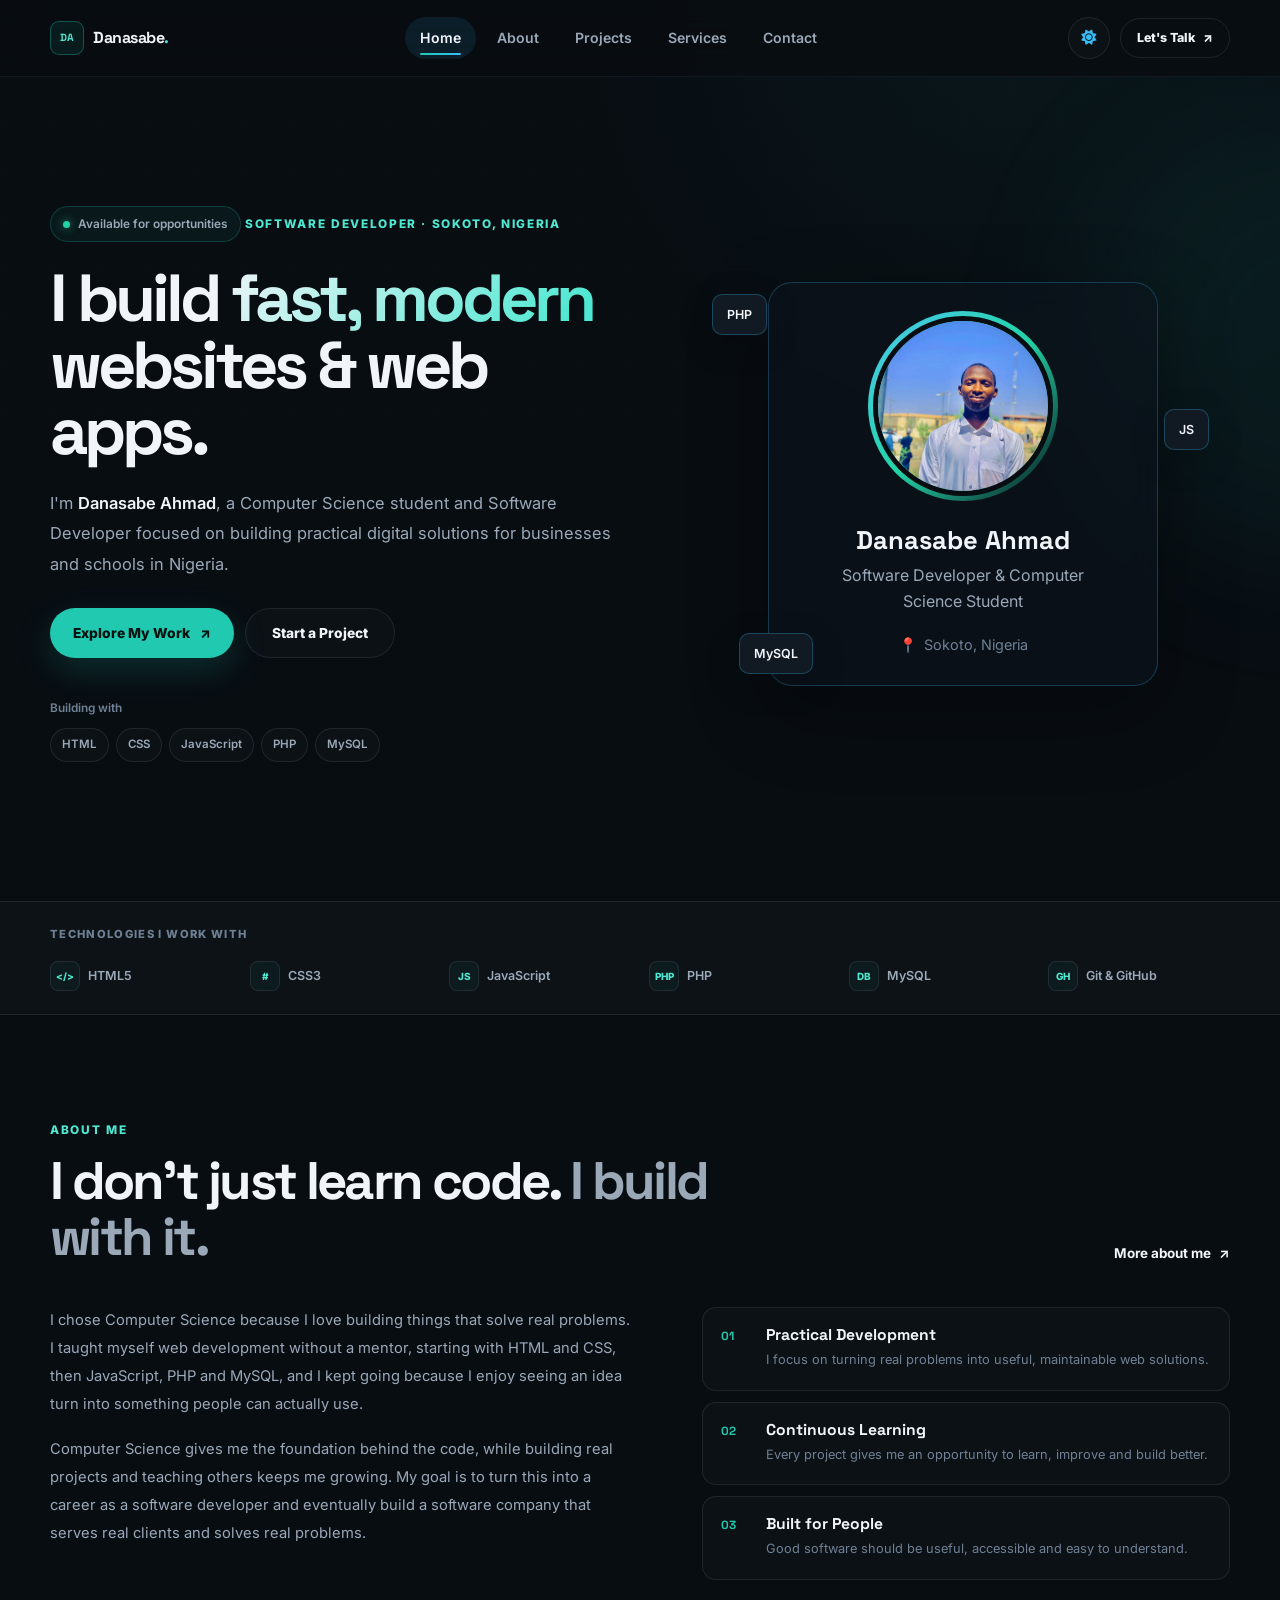
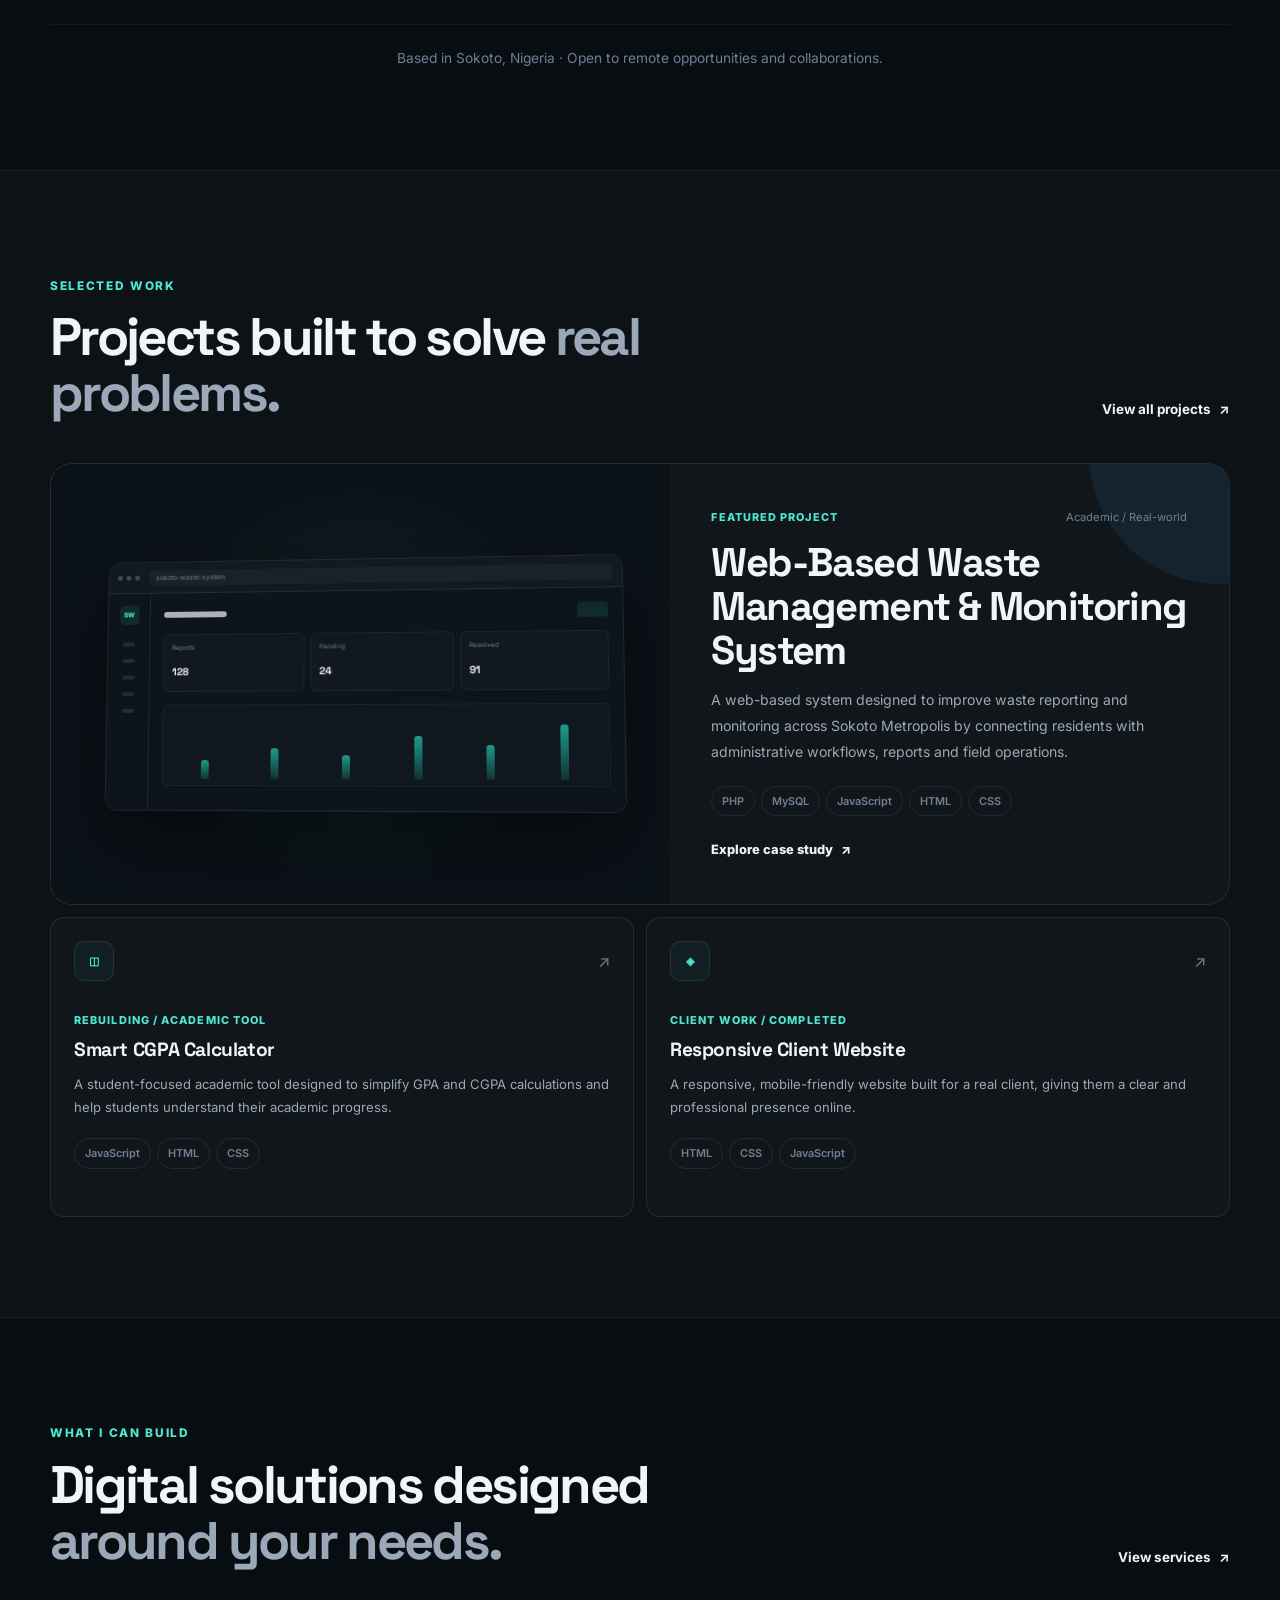
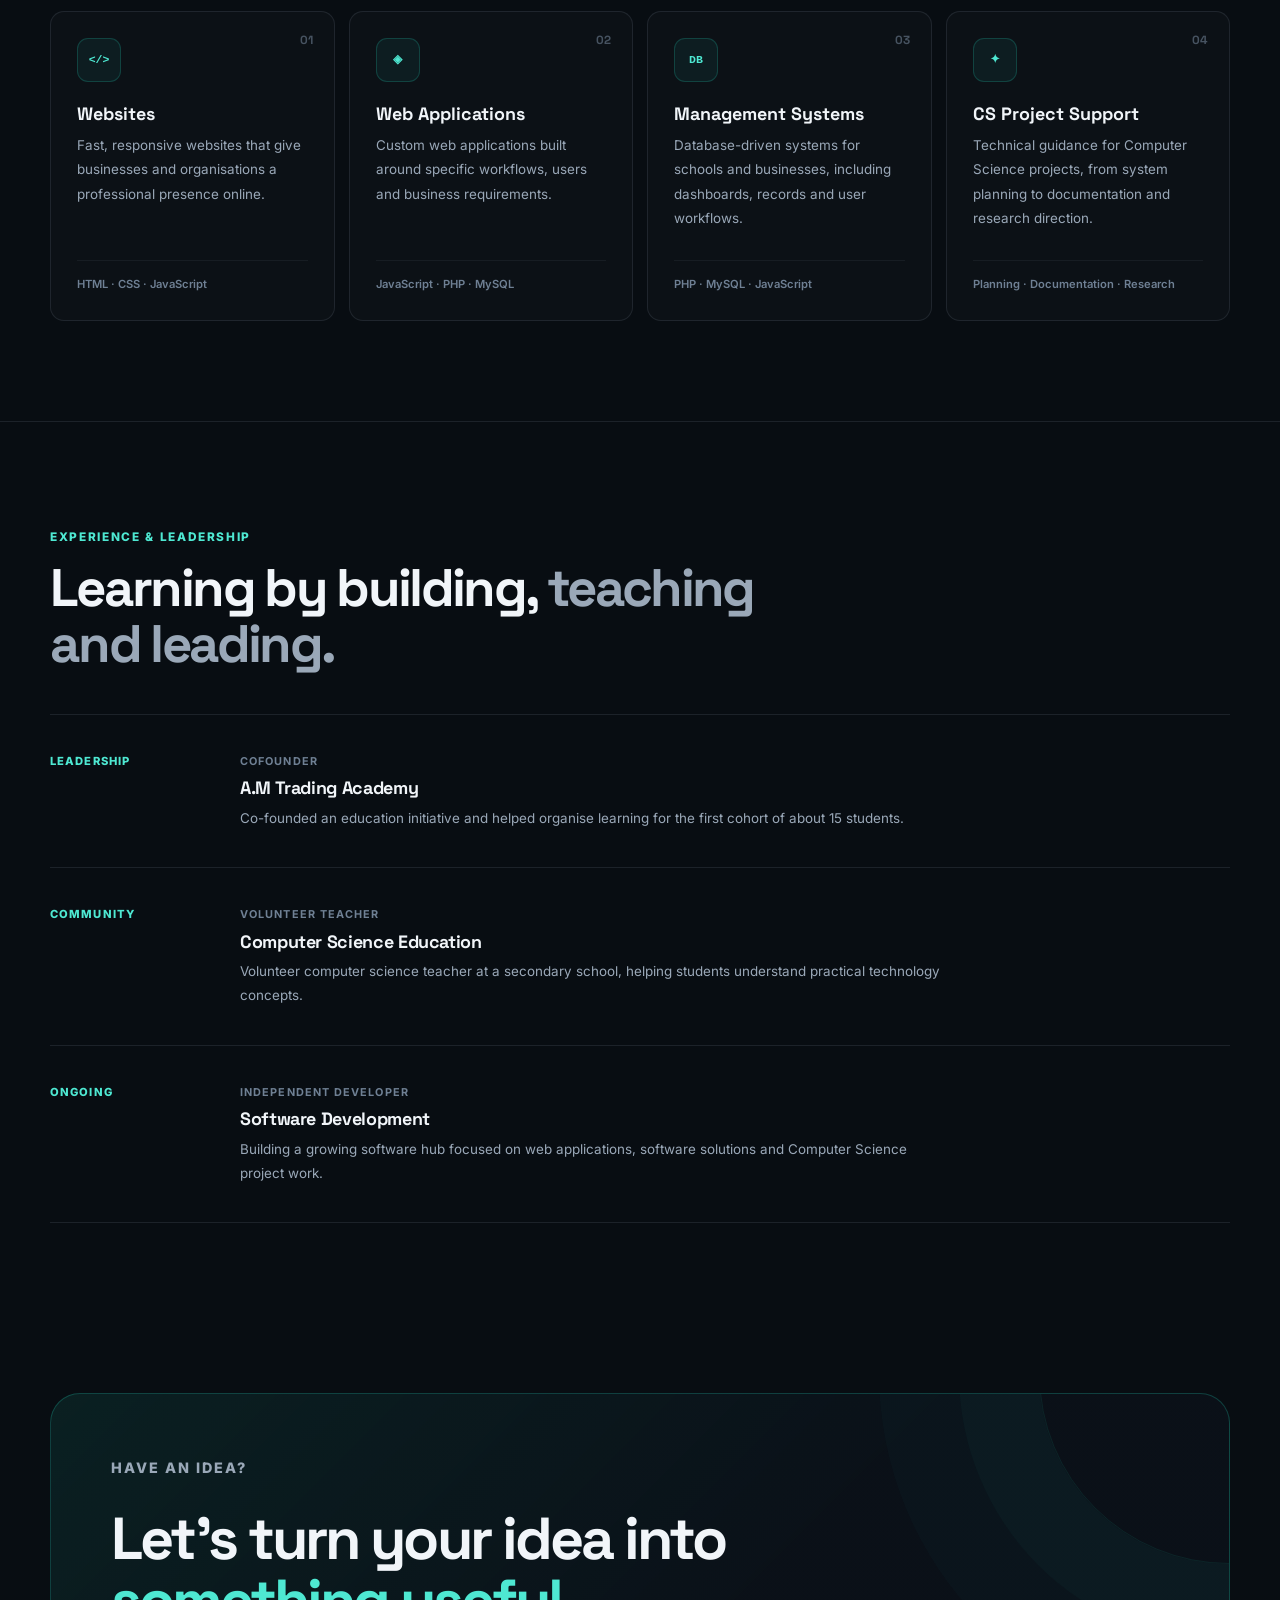
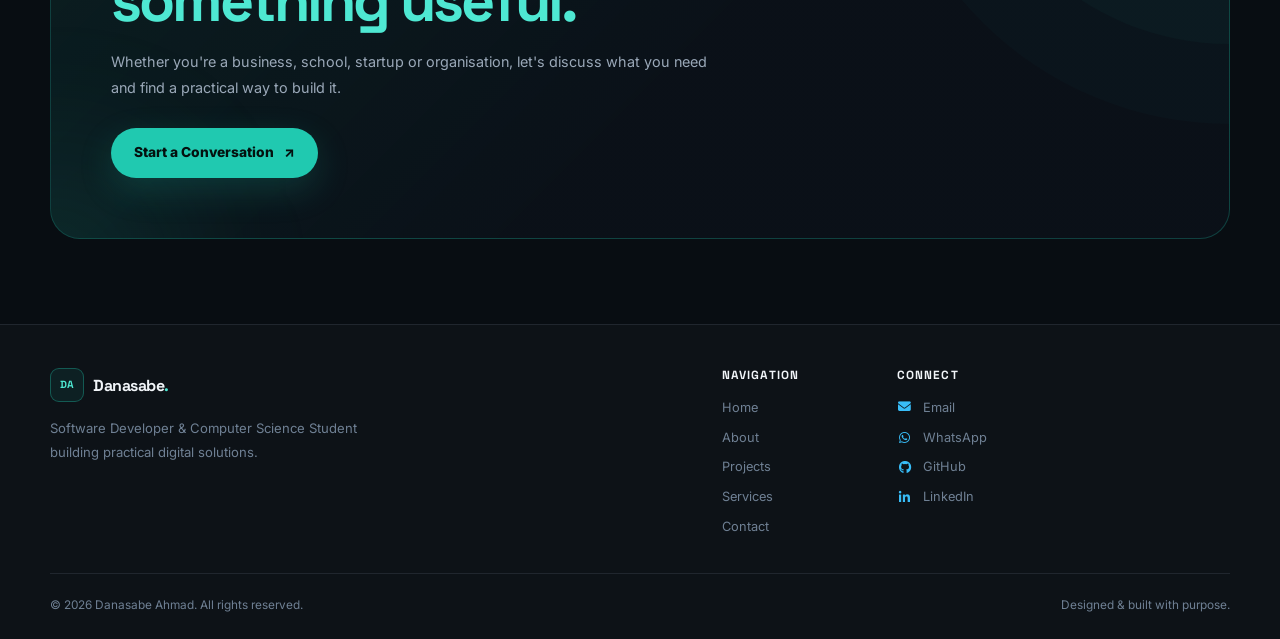
<file: index.html>
<!DOCTYPE html>
<html lang="en">

<head>
    <meta charset="UTF-8">
    <meta name="viewport" content="width=device-width, initial-scale=1.0">

    <title>Danasabe Ahmad | Software Developer in Sokoto, Nigeria</title>
    <meta name="description" content="Danasabe Ahmad is a Software Developer and Computer Science student in Sokoto, Nigeria, building fast, modern websites and web apps for businesses and schools.">
    <meta name="author" content="Danasabe Ahmad">
    <meta name="theme-color" content="#080d12">
    <meta name="color-scheme" content="dark light">
    <meta name="format-detection" content="telephone=no">

    <!-- Temporary address. After you connect danasabeahmad.com, replace https://danasabeahmad.netlify.app with https://danasabeahmad.com in all files -->
    <link rel="canonical" href="https://danasabeahmad.netlify.app/">

    <!-- Social sharing (WhatsApp, LinkedIn, Facebook, X) -->
    <meta property="og:type" content="website">
    <meta property="og:site_name" content="Danasabe Ahmad">
    <meta property="og:title" content="Danasabe Ahmad | Software Developer">
    <meta property="og:description" content="I build fast, modern websites and web apps for businesses and schools in Nigeria.">
    <meta property="og:url" content="https://danasabeahmad.netlify.app/">
    <meta property="og:image" content="https://danasabeahmad.netlify.app/assets/images/og-image.jpg">
    <meta property="og:image:alt" content="Danasabe Ahmad - Software Developer and Computer Science Student">
    <meta name="twitter:card" content="summary_large_image">
    <meta name="twitter:title" content="Danasabe Ahmad | Software Developer">
    <meta name="twitter:description" content="I build fast, modern websites and web apps for businesses and schools in Nigeria.">
    <meta name="twitter:image" content="https://danasabeahmad.netlify.app/assets/images/og-image.jpg">

    <!-- Icons -->
    <link rel="icon" type="image/png" href="assets/images/favicon.png">
    <link rel="apple-touch-icon" href="assets/images/apple-touch-icon.png">

    <!-- Theme (must come before the CSS) -->
    <script src="assets/js/theme-init.js"></script>

    <!-- Fonts -->
    <link rel="preconnect" href="https://fonts.googleapis.com">
    <link rel="preconnect" href="https://fonts.gstatic.com" crossorigin>
    <link href="https://fonts.googleapis.com/css2?family=Inter:wght@400;500;600;700;800&family=Space+Grotesk:wght@400;500;600;700&display=swap" rel="stylesheet">

    <!-- Icons library -->
    <link rel="stylesheet" href="https://cdnjs.cloudflare.com/ajax/libs/font-awesome/6.7.2/css/all.min.css">

    <!-- Main CSS -->
    <link rel="stylesheet" href="assets/css/style.css">

    <!-- Structured data: helps Google understand who you are -->
    <script type="application/ld+json">
    {
        "@context": "https://schema.org",
        "@type": "Person",
        "name": "Danasabe Ahmad",
        "jobTitle": "Software Developer",
        "url": "https://danasabeahmad.netlify.app/",
        "image": "https://danasabeahmad.netlify.app/assets/images/profile.jpeg",
        "address": { "@type": "PostalAddress", "addressLocality": "Sokoto", "addressCountry": "NG" },
        "knowsAbout": ["Web development", "PHP", "JavaScript", "MySQL", "HTML", "CSS"],
        "sameAs": [
            "https://github.com/ahmaddanasabe",
            "https://www.linkedin.com/in/danasabe-ahmad"
        ]
    }
    </script>
</head>

<body>

<a class="skip-link" href="#main">Skip to main content</a>


<!-- =====================================================
     HEADER
====================================================== -->

<header class="site-header">

    <nav class="navbar container" aria-label="Main navigation">

        <a href="index.html" class="logo" aria-label="Danasabe Ahmad home">
            <span class="logo-mark">DA</span>
            <span class="logo-name">Danasabe<span>.</span></span>
        </a>

        <div class="nav-links">
            <a href="index.html" class="nav-link active">Home</a>
            <a href="pages/about.html" class="nav-link">About</a>
            <a href="pages/projects.html" class="nav-link">Projects</a>
            <a href="pages/services.html" class="nav-link">Services</a>
            <a href="pages/contact.html" class="nav-link">Contact</a>
        </div>

        <div class="nav-actions">

            <button type="button" class="theme-toggle" aria-label="Switch to light theme" aria-pressed="false">
                <i class="fa-solid fa-sun" aria-hidden="true"></i>
            </button>

            <a href="pages/contact.html" class="nav-cta">
                Let's Talk <span aria-hidden="true">↗</span>
            </a>

            <button type="button" class="menu-toggle" id="menuToggle"
                    aria-label="Open navigation menu" aria-expanded="false" aria-controls="mobileMenu">
                <span></span><span></span><span></span>
            </button>

        </div>

    </nav>

    <div class="mobile-menu" id="mobileMenu">
        <a href="index.html" class="mobile-link active">Home</a>
        <a href="pages/about.html" class="mobile-link">About</a>
        <a href="pages/projects.html" class="mobile-link">Projects</a>
        <a href="pages/services.html" class="mobile-link">Services</a>
        <a href="pages/contact.html" class="mobile-link">Contact</a>
        <a href="pages/contact.html" class="mobile-cta">Let's Talk <span aria-hidden="true">↗</span></a>
    </div>

</header>


<main id="main">

<!-- =====================================================
     HERO
====================================================== -->

<section class="hero">

    <div class="hero-grid"></div>

    <div class="container hero-container">

        <div class="hero-content">

            <div class="availability-badge">
                <span class="status-dot"></span>
                Available for opportunities
            </div>

            <p class="eyebrow">Software Developer · Sokoto, Nigeria</p>

            <h1>
                I build
                <span class="gradient-text">fast, modern</span>
                websites &amp; web apps.
            </h1>

            <p class="hero-description">
                I'm <strong>Danasabe Ahmad</strong>, a Computer Science
                student and Software Developer focused on building
                practical digital solutions for businesses and schools
                in Nigeria.
            </p>

            <div class="hero-actions">
                <a href="pages/projects.html" class="btn btn-primary">
                    Explore My Work <span aria-hidden="true">↗</span>
                </a>
                <a href="pages/contact.html" class="btn btn-secondary">Start a Project</a>
            </div>

            <div class="hero-tech">
                <span>Building with</span>
                <div class="tech-list">
                    <span>HTML</span>
                    <span>CSS</span>
                    <span>JavaScript</span>
                    <span>PHP</span>
                    <span>MySQL</span>
                </div>
            </div>

        </div>


        <div class="hero-visual">

            <div class="profile-card">

                <div class="profile-image-wrapper">
                    <img src="assets/images/profile.jpeg"
                         alt="Danasabe Ahmad, Software Developer"
                         class="profile-image"
                         width="380" height="380"
                         fetchpriority="high" decoding="async">
                </div>

                <div class="profile-info">
                    <h2>Danasabe Ahmad</h2>
                    <p>Software Developer &amp; Computer Science Student</p>
                    <div class="profile-location">
                        <span aria-hidden="true">📍</span>
                        <span>Sokoto, Nigeria</span>
                    </div>
                </div>

            </div>

            <div class="floating-tech tech-one" aria-hidden="true">PHP</div>
            <div class="floating-tech tech-two" aria-hidden="true">JS</div>
            <div class="floating-tech tech-three" aria-hidden="true">MySQL</div>

        </div>

    </div>

</section>


<!-- =====================================================
     TECHNOLOGY STRIP
====================================================== -->

<section class="tech-strip" aria-label="Technologies">

    <div class="container">

        <p class="strip-label">Technologies I work with</p>

        <div class="technology-grid">
            <div class="technology-item"><span class="tech-symbol" aria-hidden="true">&lt;/&gt;</span><span>HTML5</span></div>
            <div class="technology-item"><span class="tech-symbol" aria-hidden="true">#</span><span>CSS3</span></div>
            <div class="technology-item"><span class="tech-symbol" aria-hidden="true">JS</span><span>JavaScript</span></div>
            <div class="technology-item"><span class="tech-symbol" aria-hidden="true">PHP</span><span>PHP</span></div>
            <div class="technology-item"><span class="tech-symbol" aria-hidden="true">DB</span><span>MySQL</span></div>
            <div class="technology-item"><span class="tech-symbol" aria-hidden="true">GH</span><span>Git &amp; GitHub</span></div>
        </div>

    </div>

</section>


<!-- =====================================================
     ABOUT PREVIEW
====================================================== -->

<section class="about-preview section">

    <div class="container">

        <div class="section-header">
            <div>
                <p class="eyebrow">About me</p>
                <h2>
                    I don't just learn code.
                    <span>I build with it.</span>
                </h2>
            </div>
            <a href="pages/about.html" class="text-link">More about me <span aria-hidden="true">↗</span></a>
        </div>

        <div class="about-grid">

            <div class="about-intro">
                <p>
                    I chose Computer Science because I love building things that solve
                    real problems. I taught myself web development without a mentor,
                    starting with HTML and CSS, then JavaScript, PHP and MySQL, and I
                    kept going because I enjoy seeing an idea turn into something people
                    can actually use.
                </p>
                <p>
                    Computer Science gives me the foundation behind the code, while
                    building real projects and teaching others keeps me growing. My goal
                    is to turn this into a career as a software developer and eventually
                    build a software company that serves real clients and solves real
                    problems.
                </p>
            </div>

            <div class="about-details">

                <div class="detail-card">
                    <span class="detail-number">01</span>
                    <div>
                        <h3>Practical Development</h3>
                        <p>I focus on turning real problems into useful, maintainable web solutions.</p>
                    </div>
                </div>

                <div class="detail-card">
                    <span class="detail-number">02</span>
                    <div>
                        <h3>Continuous Learning</h3>
                        <p>Every project gives me an opportunity to learn, improve and build better.</p>
                    </div>
                </div>

                <div class="detail-card">
                    <span class="detail-number">03</span>
                    <div>
                        <h3>Built for People</h3>
                        <p>Good software should be useful, accessible and easy to understand.</p>
                    </div>
                </div>

            </div>

        </div>

        <p class="about-note">
            Based in Sokoto, Nigeria · Open to remote opportunities and collaborations.
        </p>

    </div>

</section>


<!-- =====================================================
     PROJECTS
====================================================== -->

<section class="projects-preview section">

    <div class="container">

        <div class="section-header">
            <div>
                <p class="eyebrow">Selected work</p>
                <h2>
                    Projects built to solve
                    <span>real problems.</span>
                </h2>
            </div>
            <a href="pages/projects.html" class="text-link">View all projects <span aria-hidden="true">↗</span></a>
        </div>


        <!-- FEATURED PROJECT -->

        <article class="featured-project">

            <div class="project-visual" aria-hidden="true">
                <div class="project-browser">

                    <div class="browser-bar">
                        <div class="browser-dots"><span></span><span></span><span></span></div>
                        <div class="browser-url">sokoto-waste-system</div>
                    </div>

                    <div class="dashboard-preview">

                        <div class="dashboard-sidebar">
                            <div class="mini-logo">SW</div>
                            <span class="active-item"></span>
                            <span></span><span></span><span></span><span></span>
                        </div>

                        <div class="dashboard-main">
                            <div class="mini-header"><div></div><div></div></div>

                            <div class="stat-row">
                                <div class="mini-stat"><small>Reports</small><strong>128</strong></div>
                                <div class="mini-stat"><small>Pending</small><strong>24</strong></div>
                                <div class="mini-stat"><small>Resolved</small><strong>91</strong></div>
                            </div>

                            <div class="mini-chart">
                                <span></span><span></span><span></span><span></span><span></span><span></span>
                            </div>
                        </div>

                    </div>

                </div>
            </div>

            <div class="featured-project-content">

                <div class="project-meta">
                    <span class="project-category">Featured Project</span>
                    <span class="project-year">Academic / Real-world</span>
                </div>

                <h3>Web-Based Waste Management &amp; Monitoring System</h3>

                <p>
                    A web-based system designed to improve waste reporting
                    and monitoring across Sokoto Metropolis by connecting
                    residents with administrative workflows, reports and
                    field operations.
                </p>

                <div class="project-tags">
                    <span>PHP</span><span>MySQL</span><span>JavaScript</span><span>HTML</span><span>CSS</span>
                </div>

                <a href="pages/projects.html" class="project-link">
                    Explore case study <span aria-hidden="true">↗</span>
                </a>

            </div>

        </article>


        <!-- OTHER PROJECTS -->

        <div class="project-cards">

            <article class="project-card">
                <div class="project-card-top">
                    <span class="project-icon" aria-hidden="true">◫</span>
                    <a href="pages/projects.html" class="project-arrow" aria-label="View Smart CGPA Calculator">↗</a>
                </div>
                <span class="project-category">Rebuilding / Academic Tool</span>
                <h3>Smart CGPA Calculator</h3>
                <p>
                    A student-focused academic tool designed to simplify GPA and
                    CGPA calculations and help students understand their academic progress.
                </p>
                <div class="project-tags">
                    <span>JavaScript</span><span>HTML</span><span>CSS</span>
                </div>
            </article>

            <article class="project-card">
                <div class="project-card-top">
                    <span class="project-icon" aria-hidden="true">◈</span>
                    <a href="pages/projects.html" class="project-arrow" aria-label="View Responsive Client Website">↗</a>
                </div>
                <span class="project-category">Client Work / Completed</span>
                <h3>Responsive Client Website</h3>
                <p>
                    A responsive, mobile-friendly website built for a real client,
                    giving them a clear and professional presence online.
                </p>
                <div class="project-tags">
                    <span>HTML</span><span>CSS</span><span>JavaScript</span>
                </div>
            </article>

        </div>

    </div>

</section>


<!-- =====================================================
     SERVICES
====================================================== -->

<section class="services-preview section">

    <div class="container">

        <div class="section-header">
            <div>
                <p class="eyebrow">What I can build</p>
                <h2>
                    Digital solutions designed
                    <span>around your needs.</span>
                </h2>
            </div>
            <a href="pages/services.html" class="text-link">View services <span aria-hidden="true">↗</span></a>
        </div>

        <div class="services-grid">

            <article class="service-card">
                <span class="service-number">01</span>
                <div class="service-icon" aria-hidden="true">&lt;/&gt;</div>
                <h3>Websites</h3>
                <p>Fast, responsive websites that give businesses and organisations a professional presence online.</p>
                <span class="service-tech">HTML · CSS · JavaScript</span>
            </article>

            <article class="service-card">
                <span class="service-number">02</span>
                <div class="service-icon" aria-hidden="true">◈</div>
                <h3>Web Applications</h3>
                <p>Custom web applications built around specific workflows, users and business requirements.</p>
                <span class="service-tech">JavaScript · PHP · MySQL</span>
            </article>

            <article class="service-card">
                <span class="service-number">03</span>
                <div class="service-icon" aria-hidden="true">DB</div>
                <h3>Management Systems</h3>
                <p>Database-driven systems for schools and businesses, including dashboards, records and user workflows.</p>
                <span class="service-tech">PHP · MySQL · JavaScript</span>
            </article>

            <article class="service-card">
                <span class="service-number">04</span>
                <div class="service-icon" aria-hidden="true">✦</div>
                <h3>CS Project Support</h3>
                <p>Technical guidance for Computer Science projects, from system planning to documentation and research direction.</p>
                <span class="service-tech">Planning · Documentation · Research</span>
            </article>

        </div>

    </div>

</section>


<!-- =====================================================
     EXPERIENCE
====================================================== -->

<section class="experience-preview section">

    <div class="container">

        <div class="section-header">
            <div>
                <p class="eyebrow">Experience &amp; leadership</p>
                <h2>
                    Learning by building,
                    <span>teaching and leading.</span>
                </h2>
            </div>
        </div>

        <div class="experience-list">

            <div class="experience-item">
                <div class="experience-date">Leadership</div>
                <div class="experience-content">
                    <span class="experience-type">Cofounder</span>
                    <h3>A.M Trading Academy</h3>
                    <p>
                        Co-founded an education initiative and helped organise
                        learning for the first cohort of about 15 students.
                    </p>
                </div>
            </div>

            <div class="experience-item">
                <div class="experience-date">Community</div>
                <div class="experience-content">
                    <span class="experience-type">Volunteer Teacher</span>
                    <h3>Computer Science Education</h3>
                    <p>
                        Volunteer computer science teacher at a secondary school,
                        helping students understand practical technology concepts.
                    </p>
                </div>
            </div>

            <div class="experience-item">
                <div class="experience-date">Ongoing</div>
                <div class="experience-content">
                    <span class="experience-type">Independent Developer</span>
                    <h3>Software Development</h3>
                    <p>
                        Building a growing software hub focused on web applications,
                        software solutions and Computer Science project work.
                    </p>
                </div>
            </div>

        </div>

    </div>

</section>


<!-- =====================================================
     CALL TO ACTION
====================================================== -->

<section class="cta-section">

    <div class="container">

        <div class="cta-card">

            <div class="cta-glow"></div>

            <div class="cta-content">

                <p class="eyebrow">Have an idea?</p>

                <h2>
                    Let's turn your idea into
                    <span>something useful.</span>
                </h2>

                <p>
                    Whether you're a business, school, startup or organisation,
                    let's discuss what you need and find a practical way to build it.
                </p>

                <a href="pages/contact.html" class="btn btn-primary">
                    Start a Conversation <span aria-hidden="true">↗</span>
                </a>

            </div>

        </div>

    </div>

</section>

</main>


<!-- =====================================================
     FOOTER
====================================================== -->

<footer class="site-footer">

    <div class="container">

        <div class="footer-main">

            <div class="footer-brand">

                <a href="index.html" class="logo" aria-label="Danasabe Ahmad home">
                    <span class="logo-mark">DA</span>
                    <span class="logo-name">Danasabe<span>.</span></span>
                </a>

                <p>
                    Software Developer &amp; Computer Science Student
                    building practical digital solutions.
                </p>

            </div>

            <div class="footer-links">

                <div>
                    <h4>Navigation</h4>
                    <a href="index.html">Home</a>
                    <a href="pages/about.html">About</a>
                    <a href="pages/projects.html">Projects</a>
                    <a href="pages/services.html">Services</a>
                    <a href="pages/contact.html">Contact</a>
                </div>

                <div>
                    <h4>Connect</h4>

                    <div class="social-links">

                        <a href="mailto:danasabeahmad3@gmail.com">
                            <i class="fa-solid fa-envelope" aria-hidden="true"></i> Email
                        </a>

                        <a href="https://wa.me/2349117903687" target="_blank" rel="noopener noreferrer">
                            <i class="fa-brands fa-whatsapp" aria-hidden="true"></i> WhatsApp
                        </a>

                        <a href="https://github.com/ahmaddanasabe" target="_blank" rel="noopener noreferrer">
                            <i class="fa-brands fa-github" aria-hidden="true"></i> GitHub
                        </a>

                        <a href="https://www.linkedin.com/in/danasabe-ahmad" target="_blank" rel="noopener noreferrer">
                            <i class="fa-brands fa-linkedin-in" aria-hidden="true"></i> LinkedIn
                        </a>

                    </div>
                </div>

            </div>

        </div>

        <div class="footer-bottom">
            <p>© <span id="currentYear">2026</span> Danasabe Ahmad. All rights reserved.</p>
            <p>Designed &amp; built with purpose.</p>
        </div>

    </div>

</footer>


<button type="button" id="scrollTopBtn" class="scroll-top" aria-label="Scroll to top">
    <i class="fas fa-arrow-up" aria-hidden="true"></i>
</button>

<script src="assets/js/script.js" defer></script>

</body>
</html>
</file>
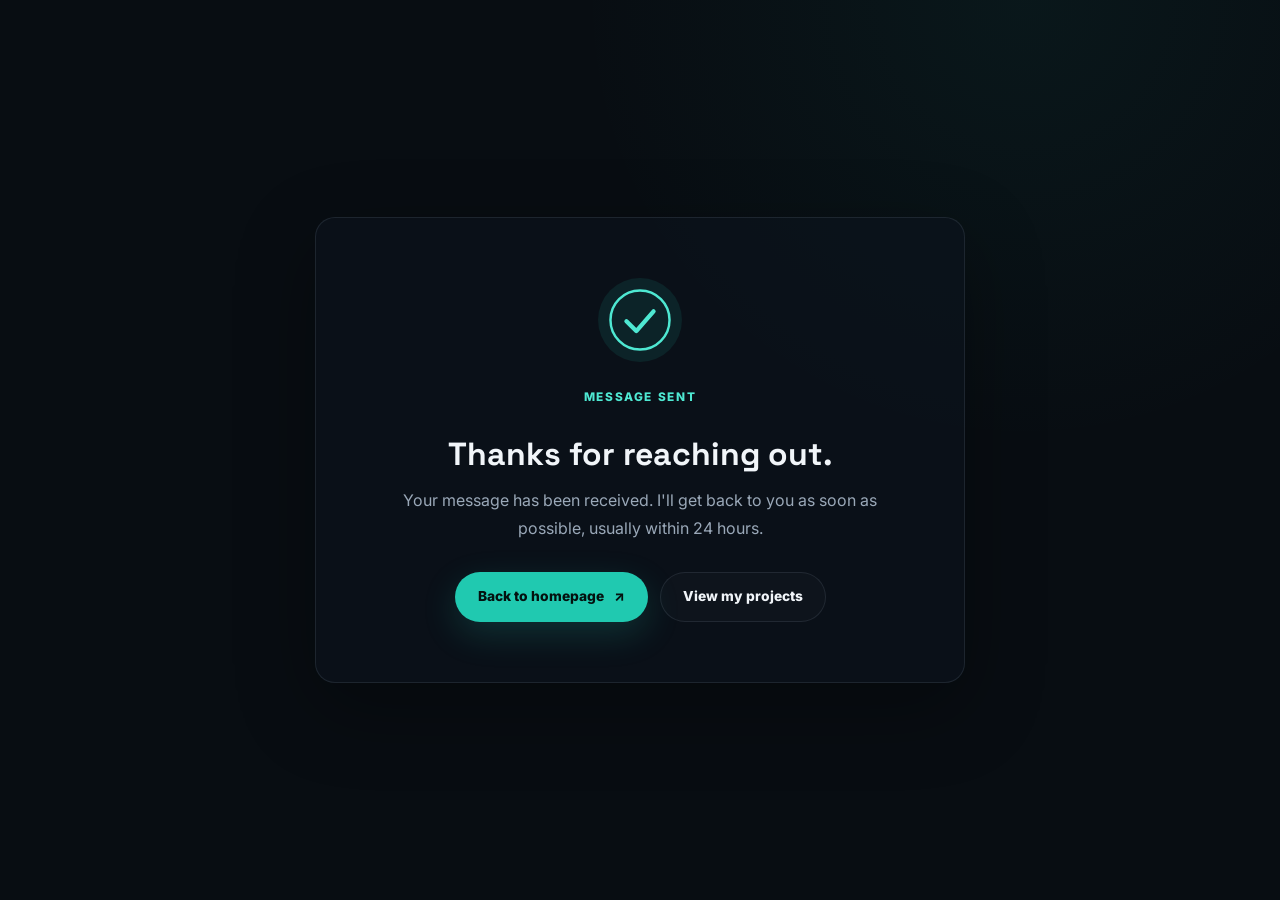
<file: success.html>
<!DOCTYPE html>
<html lang="en">

<head>
    <meta charset="UTF-8">
    <meta name="viewport" content="width=device-width, initial-scale=1.0">

    <title>Message Sent | Danasabe Ahmad</title>
    <meta name="description" content="Your message to Danasabe Ahmad has been sent.">
    <meta name="robots" content="noindex, nofollow">
    <meta name="theme-color" content="#080d12">
    <meta name="color-scheme" content="dark light">

    <link rel="icon" type="image/png" href="assets/images/favicon.png">

    <script src="assets/js/theme-init.js"></script>

    <link rel="preconnect" href="https://fonts.googleapis.com">
    <link rel="preconnect" href="https://fonts.gstatic.com" crossorigin>
    <link href="https://fonts.googleapis.com/css2?family=Inter:wght@400;500;600;700;800&family=Space+Grotesk:wght@400;500;600;700&display=swap" rel="stylesheet">
    <link rel="stylesheet" href="assets/css/style.css">
</head>

<body>

<main class="success-page" id="main">

    <div class="success-card">

        <div class="success-check" aria-hidden="true">
            <svg viewBox="0 0 52 52" width="64" height="64">
                <circle class="check-circle" cx="26" cy="26" r="24" fill="none" stroke="currentColor" stroke-width="2"/>
                <path class="check-mark" fill="none" stroke="currentColor" stroke-width="3.5"
                      stroke-linecap="round" stroke-linejoin="round" d="M15 27l8 8 14-16"/>
            </svg>
        </div>

        <p class="eyebrow">Message sent</p>

        <h1>Thanks for reaching out.</h1>

        <p>
            Your message has been received. I'll get back to you as soon as possible,
            usually within 24 hours.
        </p>

        <div class="success-actions">
            <a href="index.html" class="btn btn-primary">Back to homepage <span aria-hidden="true">↗</span></a>
            <a href="pages/projects.html" class="btn btn-secondary">View my projects</a>
        </div>

    </div>

</main>

</body>

</html>
</file>
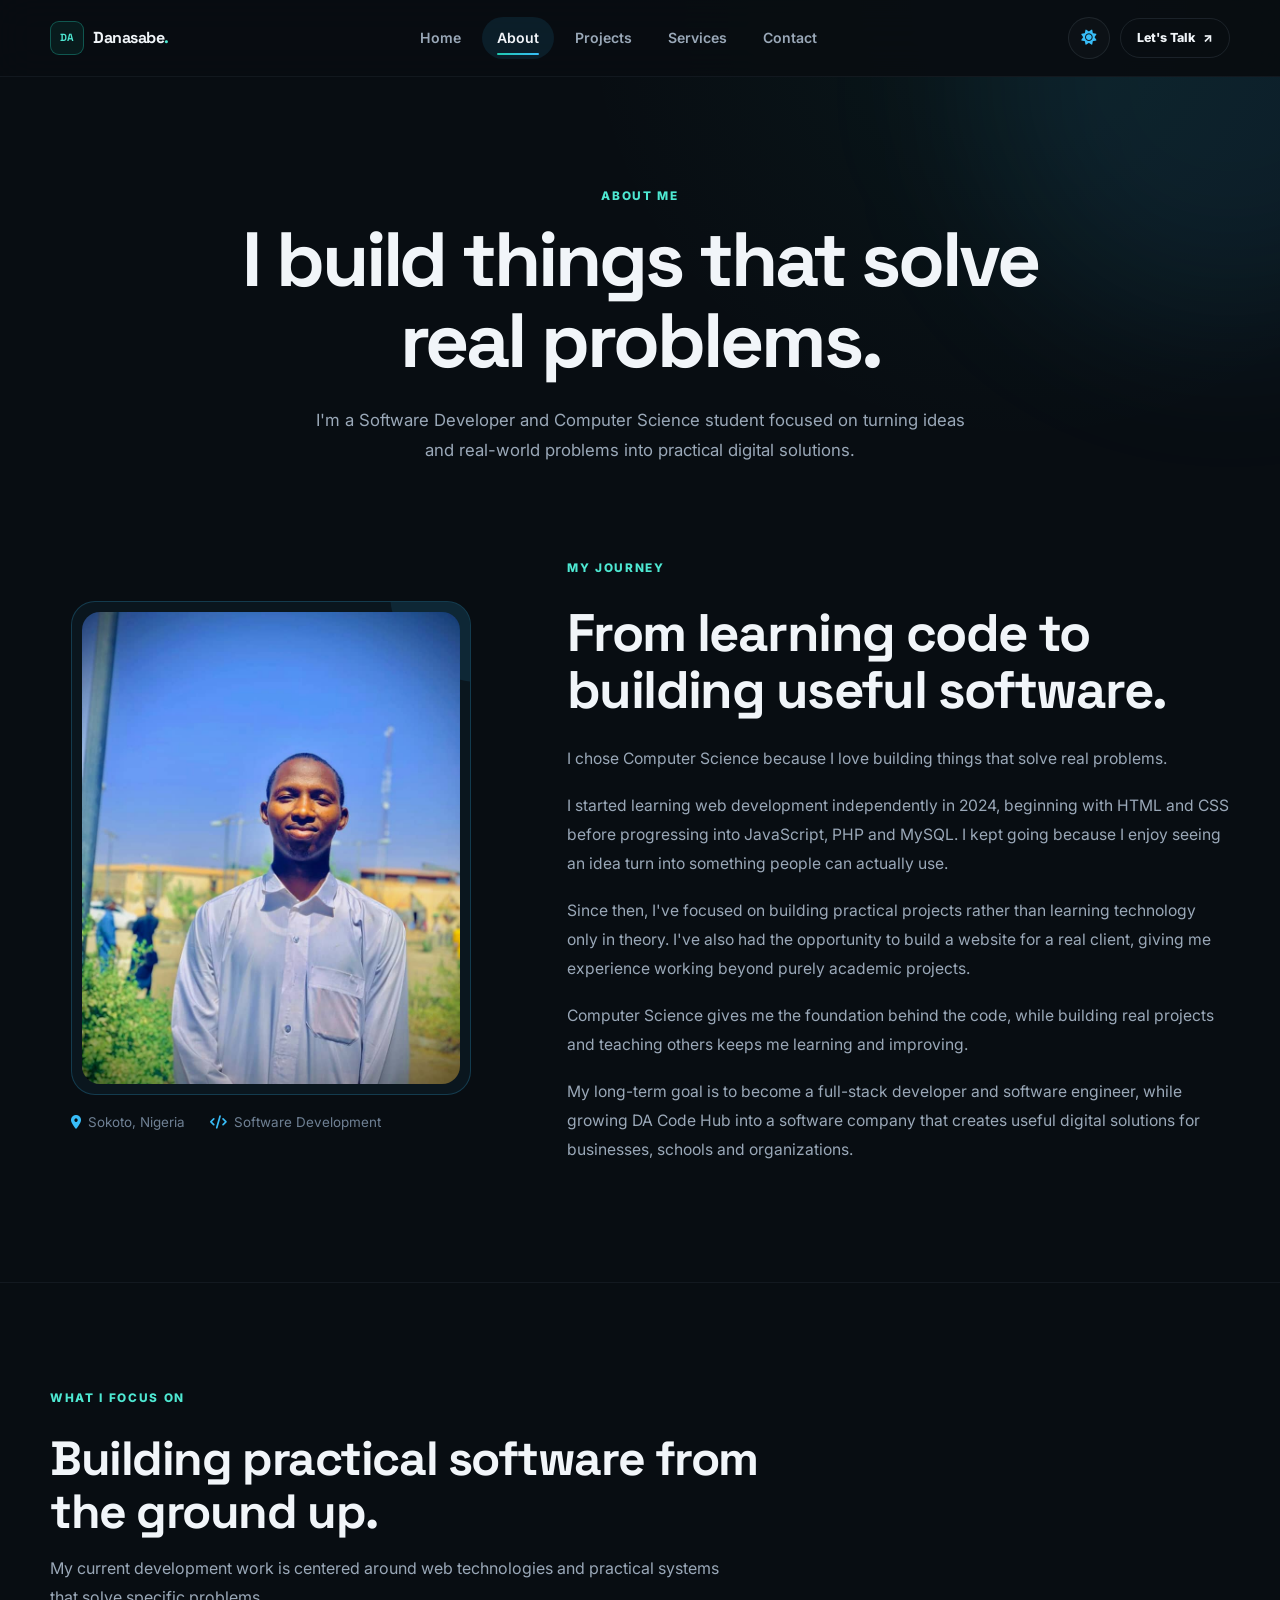
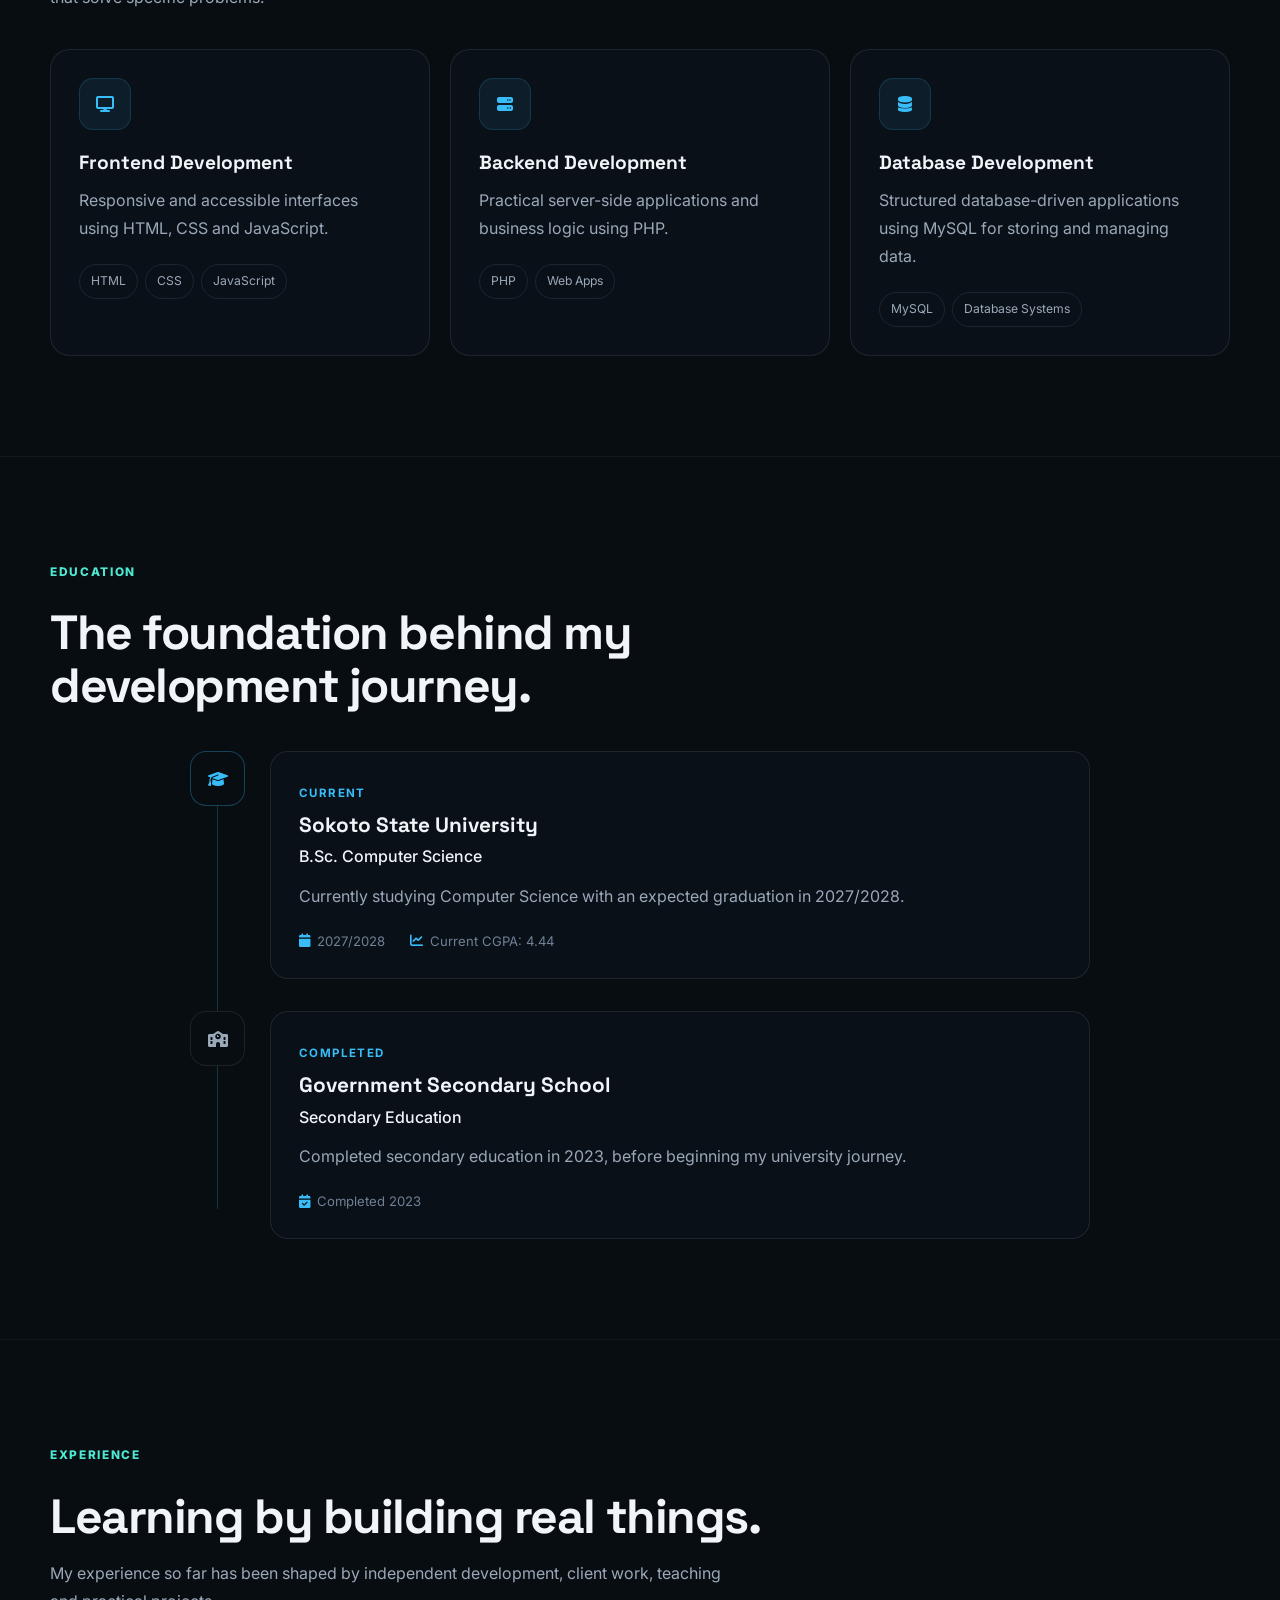
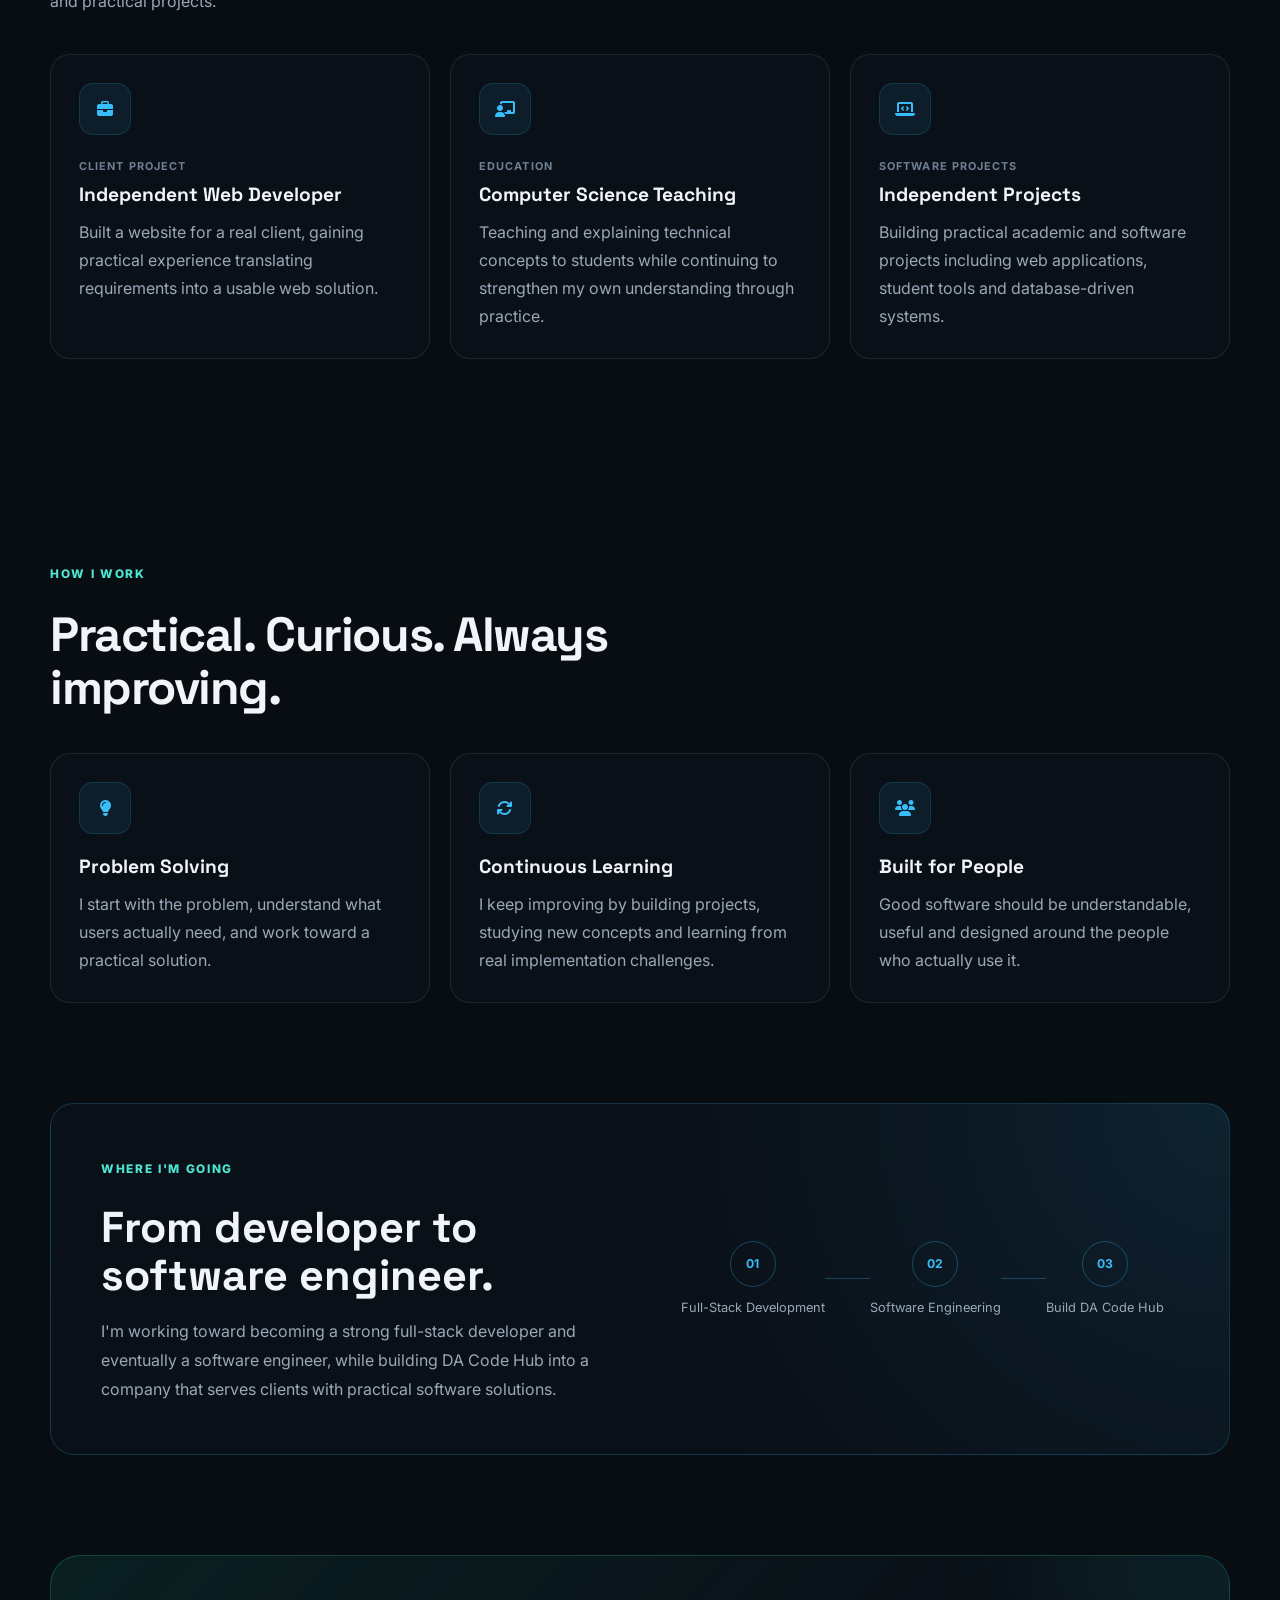
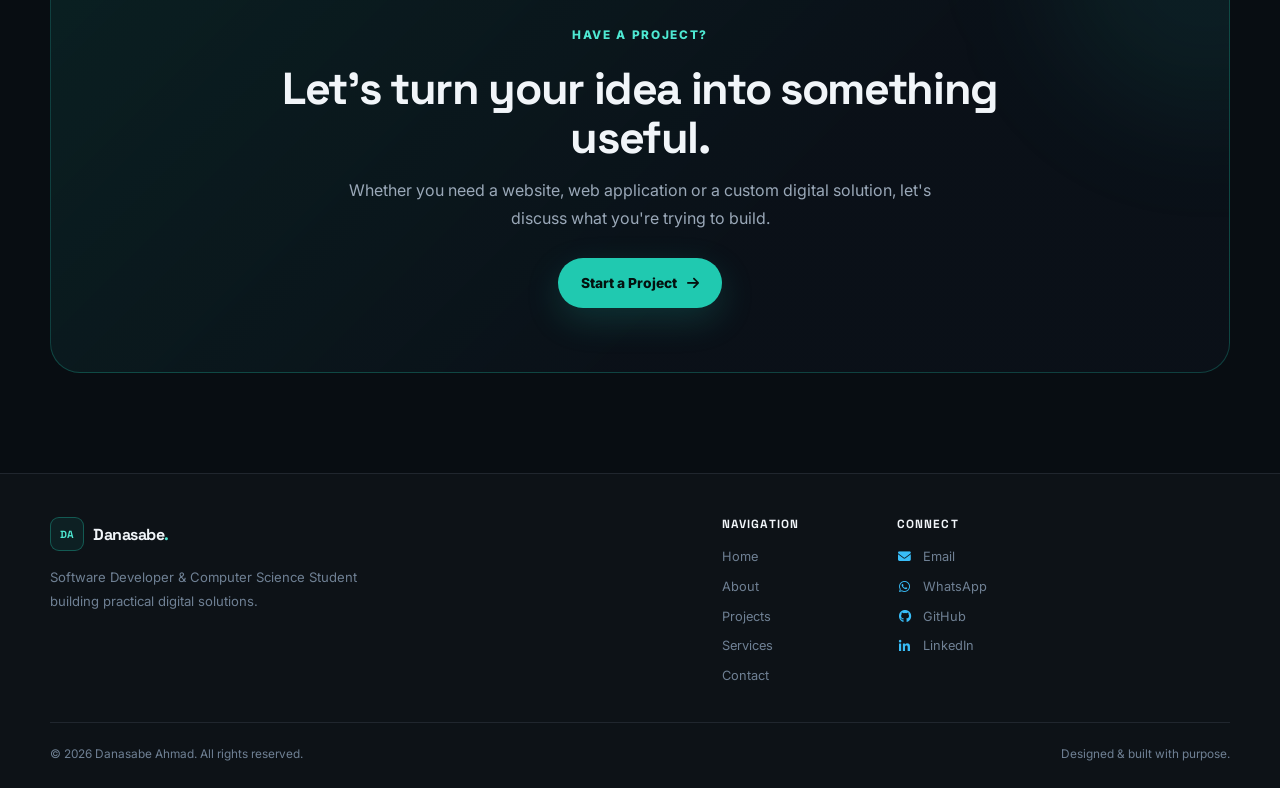
<file: pages/about.html>
<!DOCTYPE html>
<html lang="en">

<head>
    <meta charset="UTF-8">
    <meta name="viewport" content="width=device-width, initial-scale=1.0">

    <title>About Danasabe Ahmad | Software Developer &amp; CS Student</title>
    <meta name="description" content="About Danasabe Ahmad, a Software Developer and Computer Science student in Sokoto, Nigeria, building practical web applications and digital solutions.">
    <meta name="author" content="Danasabe Ahmad">
    <meta name="theme-color" content="#080d12">
    <meta name="color-scheme" content="dark light">

    <!-- Replace YOUR-DOMAIN.com with your real domain before launch -->
    <link rel="canonical" href="https://YOUR-DOMAIN.com/pages/about.html">

    <!-- Social sharing -->
    <meta property="og:type" content="website">
    <meta property="og:site_name" content="Danasabe Ahmad">
    <meta property="og:title" content="About Danasabe Ahmad | Software Developer &amp; CS Student">
    <meta property="og:description" content="About Danasabe Ahmad, a Software Developer and Computer Science student in Sokoto, Nigeria, building practical web applications and digital solutions.">
    <meta property="og:url" content="https://YOUR-DOMAIN.com/pages/about.html">
    <meta property="og:image" content="https://YOUR-DOMAIN.com/assets/images/og-image.jpg">
    <meta name="twitter:card" content="summary_large_image">

    <link rel="icon" type="image/png" href="../assets/images/favicon.png">
    <link rel="apple-touch-icon" href="../assets/images/apple-touch-icon.png">

    <!-- Theme (must come before the CSS) -->
    <script src="../assets/js/theme-init.js"></script>

    <link rel="preconnect" href="https://fonts.googleapis.com">
    <link rel="preconnect" href="https://fonts.gstatic.com" crossorigin>
    <link href="https://fonts.googleapis.com/css2?family=Inter:wght@400;500;600;700;800&family=Space+Grotesk:wght@400;500;600;700&display=swap" rel="stylesheet">
    <link rel="stylesheet" href="https://cdnjs.cloudflare.com/ajax/libs/font-awesome/6.7.2/css/all.min.css">
    <link rel="stylesheet" href="../assets/css/style.css">
</head>

<body>

<a class="skip-link" href="#main">Skip to main content</a>

<!-- =====================================================
     HEADER
====================================================== -->

<header class="site-header">

    <nav class="navbar container" aria-label="Main navigation">

        <a href="../index.html" class="logo" aria-label="Danasabe Ahmad home">
            <span class="logo-mark">DA</span>
            <span class="logo-name">Danasabe<span>.</span></span>
        </a>

        <div class="nav-links">
            <a href="../index.html" class="nav-link">Home</a>
            <a href="about.html" class="nav-link active" aria-current="page">About</a>
            <a href="projects.html" class="nav-link">Projects</a>
            <a href="services.html" class="nav-link">Services</a>
            <a href="contact.html" class="nav-link">Contact</a>
        </div>

        <div class="nav-actions">

            <button type="button" class="theme-toggle" id="themeToggle"
                    aria-label="Switch to light theme" aria-pressed="false">
                <i class="fa-solid fa-sun" aria-hidden="true"></i>
            </button>

            <a href="contact.html" class="nav-cta">Let's Talk <span aria-hidden="true">↗</span></a>

            <button type="button" class="menu-toggle" id="menuToggle"
                    aria-label="Open navigation menu" aria-expanded="false" aria-controls="mobileMenu">
                <span></span><span></span><span></span>
            </button>

        </div>

    </nav>

    <div class="mobile-menu" id="mobileMenu">
        <a href="../index.html" class="mobile-link">Home</a>
        <a href="about.html" class="mobile-link active">About</a>
        <a href="projects.html" class="mobile-link">Projects</a>
        <a href="services.html" class="mobile-link">Services</a>
        <a href="contact.html" class="mobile-link">Contact</a>
        <a href="contact.html" class="mobile-cta">Let's Talk <span aria-hidden="true">↗</span></a>
    </div>

</header>


<main id="main">

    <!-- ABOUT HERO -->

    <section class="page-hero about-page-hero">

        <div class="container">
            <div class="section-intro">
                <span class="eyebrow">About me</span>
                <h1>I build things that solve real problems.</h1>
                <p>
                    I'm a Software Developer and Computer Science student focused on
                    turning ideas and real-world problems into practical digital solutions.
                </p>
            </div>
        </div>

    </section>


    <!-- STORY -->

    <section class="about-story">

        <div class="container about-story-grid">

            <div class="about-photo-column">

                <div class="about-photo-card">
                    <img src="../assets/images/profile.jpeg"
                         alt="Portrait of Danasabe Ahmad"
                         width="480" height="600" decoding="async">
                </div>

                <div class="about-photo-caption">
                    <span><i class="fa-solid fa-location-dot" aria-hidden="true"></i> Sokoto, Nigeria</span>
                    <span><i class="fa-solid fa-code" aria-hidden="true"></i> Software Development</span>
                </div>

            </div>

            <div class="about-story-content">

                <span class="eyebrow">My journey</span>

                <h2>From learning code to building useful software.</h2>

                <p>
                    I chose Computer Science because I love building things that
                    solve real problems.
                </p>

                <p>
                    I started learning web development independently in 2024,
                    beginning with HTML and CSS before progressing into JavaScript,
                    PHP and MySQL. I kept going because I enjoy seeing an idea turn
                    into something people can actually use.
                </p>

                <p>
                    Since then, I've focused on building practical projects rather
                    than learning technology only in theory. I've also had the
                    opportunity to build a website for a real client, giving me
                    experience working beyond purely academic projects.
                </p>

                <p>
                    Computer Science gives me the foundation behind the code, while
                    building real projects and teaching others keeps me learning
                    and improving.
                </p>

                <p>
                    My long-term goal is to become a full-stack developer and
                    software engineer, while growing DA Code Hub into a software
                    company that creates useful digital solutions for businesses,
                    schools and organizations.
                </p>

            </div>

        </div>

    </section>


    <!-- DEVELOPMENT FOCUS -->

    <section class="about-focus">

        <div class="container">

            <div class="section-heading">
                <span class="eyebrow">What I focus on</span>
                <h2>Building practical software from the ground up.</h2>
                <p>
                    My current development work is centered around web technologies
                    and practical systems that solve specific problems.
                </p>
            </div>

            <div class="focus-grid">

                <article class="focus-card">
                    <div class="focus-icon"><i class="fa-solid fa-display" aria-hidden="true"></i></div>
                    <h3>Frontend Development</h3>
                    <p>Responsive and accessible interfaces using HTML, CSS and JavaScript.</p>
                    <div class="focus-tags"><span>HTML</span><span>CSS</span><span>JavaScript</span></div>
                </article>

                <article class="focus-card">
                    <div class="focus-icon"><i class="fa-solid fa-server" aria-hidden="true"></i></div>
                    <h3>Backend Development</h3>
                    <p>Practical server-side applications and business logic using PHP.</p>
                    <div class="focus-tags"><span>PHP</span><span>Web Apps</span></div>
                </article>

                <article class="focus-card">
                    <div class="focus-icon"><i class="fa-solid fa-database" aria-hidden="true"></i></div>
                    <h3>Database Development</h3>
                    <p>Structured database-driven applications using MySQL for storing and managing data.</p>
                    <div class="focus-tags"><span>MySQL</span><span>Database Systems</span></div>
                </article>

            </div>

        </div>

    </section>


    <!-- EDUCATION -->

    <section class="education-section">

        <div class="container">

            <div class="section-heading">
                <span class="eyebrow">Education</span>
                <h2>The foundation behind my development journey.</h2>
            </div>

            <div class="education-timeline">

                <article class="education-item">

                    <div class="education-marker"><i class="fa-solid fa-graduation-cap" aria-hidden="true"></i></div>

                    <div class="education-content">
                        <span class="education-period">CURRENT</span>
                        <h3>Sokoto State University</h3>
                        <p class="education-degree">B.Sc. Computer Science</p>
                        <p>Currently studying Computer Science with an expected graduation in 2027/2028.</p>
                        <div class="education-details">
                            <span><i class="fa-solid fa-calendar" aria-hidden="true"></i> 2027/2028</span>
                            <span><i class="fa-solid fa-chart-line" aria-hidden="true"></i> Current CGPA: 4.44</span>
                        </div>
                    </div>

                </article>

                <article class="education-item">

                    <div class="education-marker secondary"><i class="fa-solid fa-school" aria-hidden="true"></i></div>

                    <div class="education-content">
                        <span class="education-period">COMPLETED</span>
                        <h3>Government Secondary School</h3>
                        <p class="education-degree">Secondary Education</p>
                        <p>Completed secondary education in 2023, before beginning my university journey.</p>
                        <div class="education-details">
                            <span><i class="fa-solid fa-calendar-check" aria-hidden="true"></i> Completed 2023</span>
                        </div>
                    </div>

                </article>

            </div>

        </div>

    </section>


    <!-- EXPERIENCE -->

    <section class="experience-section">

        <div class="container">

            <div class="section-heading">
                <span class="eyebrow">Experience</span>
                <h2>Learning by building real things.</h2>
                <p>
                    My experience so far has been shaped by independent development,
                    client work, teaching and practical projects.
                </p>
            </div>

            <div class="experience-grid">

                <article class="experience-card">
                    <div class="experience-icon"><i class="fa-solid fa-briefcase" aria-hidden="true"></i></div>
                    <span class="experience-type">Client project</span>
                    <h3>Independent Web Developer</h3>
                    <p>
                        Built a website for a real client, gaining practical experience
                        translating requirements into a usable web solution.
                    </p>
                </article>

                <article class="experience-card">
                    <div class="experience-icon"><i class="fa-solid fa-chalkboard-user" aria-hidden="true"></i></div>
                    <span class="experience-type">Education</span>
                    <h3>Computer Science Teaching</h3>
                    <p>
                        Teaching and explaining technical concepts to students while
                        continuing to strengthen my own understanding through practice.
                    </p>
                </article>

                <article class="experience-card">
                    <div class="experience-icon"><i class="fa-solid fa-laptop-code" aria-hidden="true"></i></div>
                    <span class="experience-type">Software projects</span>
                    <h3>Independent Projects</h3>
                    <p>
                        Building practical academic and software projects including web
                        applications, student tools and database-driven systems.
                    </p>
                </article>

            </div>

        </div>

    </section>


    <!-- HOW I WORK -->

    <section class="values-section">

        <div class="container">

            <div class="section-heading">
                <span class="eyebrow">How I work</span>
                <h2>Practical. Curious. Always improving.</h2>
            </div>

            <div class="values-grid">

                <article class="value-card">
                    <div class="value-icon"><i class="fa-solid fa-lightbulb" aria-hidden="true"></i></div>
                    <h3>Problem Solving</h3>
                    <p>
                        I start with the problem, understand what users actually need,
                        and work toward a practical solution.
                    </p>
                </article>

                <article class="value-card">
                    <div class="value-icon"><i class="fa-solid fa-arrows-rotate" aria-hidden="true"></i></div>
                    <h3>Continuous Learning</h3>
                    <p>
                        I keep improving by building projects, studying new concepts and
                        learning from real implementation challenges.
                    </p>
                </article>

                <article class="value-card">
                    <div class="value-icon"><i class="fa-solid fa-users" aria-hidden="true"></i></div>
                    <h3>Built for People</h3>
                    <p>
                        Good software should be understandable, useful and designed
                        around the people who actually use it.
                    </p>
                </article>

            </div>

        </div>

    </section>


    <!-- FUTURE DIRECTION -->

    <section class="direction-section">

        <div class="container">

            <div class="direction-box">

                <div class="direction-content">
                    <span class="eyebrow">Where I'm going</span>
                    <h2>From developer to software engineer.</h2>
                    <p>
                        I'm working toward becoming a strong full-stack developer and
                        eventually a software engineer, while building DA Code Hub into
                        a company that serves clients with practical software solutions.
                    </p>
                </div>

                <div class="direction-steps">

                    <div class="direction-step"><span>01</span><p>Full-Stack Development</p></div>
                    <div class="direction-line"></div>
                    <div class="direction-step"><span>02</span><p>Software Engineering</p></div>
                    <div class="direction-line"></div>
                    <div class="direction-step"><span>03</span><p>Build DA Code Hub</p></div>

                </div>

            </div>

        </div>

    </section>


<section class="about-cta project-cta">

    <div class="container">

        <div class="cta-box">

            <span class="eyebrow">Have a project?</span>

            <h2>Let's turn your idea into something useful.</h2>

            <p>Whether you need a website, web application or a custom digital solution, let's discuss what you're trying to build.</p>

            <a href="contact.html" class="btn btn-primary">
                Start a Project <i class="fa-solid fa-arrow-right" aria-hidden="true"></i>
            </a>

        </div>

    </div>

</section>

</main>


<!-- =====================================================
     FOOTER
====================================================== -->

<footer class="site-footer">

    <div class="container">

        <div class="footer-main">

            <div class="footer-brand">

                <a href="../index.html" class="logo" aria-label="Danasabe Ahmad home">
                    <span class="logo-mark">DA</span>
                    <span class="logo-name">Danasabe<span>.</span></span>
                </a>

                <p>
                    Software Developer &amp; Computer Science Student
                    building practical digital solutions.
                </p>

            </div>

            <div class="footer-links">

                <div>
                    <h4>Navigation</h4>
                    <a href="../index.html">Home</a>
                    <a href="about.html">About</a>
                    <a href="projects.html">Projects</a>
                    <a href="services.html">Services</a>
                    <a href="contact.html">Contact</a>
                </div>

                <div>
                    <h4>Connect</h4>

                    <div class="social-links">

                        <a href="mailto:ahmaddanasabe3@gmail.com">
                            <i class="fa-solid fa-envelope" aria-hidden="true"></i> Email
                        </a>

                        <a href="https://wa.me/2349117903687" target="_blank" rel="noopener noreferrer">
                            <i class="fa-brands fa-whatsapp" aria-hidden="true"></i> WhatsApp
                        </a>

                        <a href="https://github.com/ahmaddanasabe" target="_blank" rel="noopener noreferrer">
                            <i class="fa-brands fa-github" aria-hidden="true"></i> GitHub
                        </a>

                        <a href="https://www.linkedin.com/in/danasabe-ahmad" target="_blank" rel="noopener noreferrer">
                            <i class="fa-brands fa-linkedin-in" aria-hidden="true"></i> LinkedIn
                        </a>

                    </div>
                </div>

            </div>

        </div>

        <div class="footer-bottom">
            <p>© <span id="currentYear">2026</span> Danasabe Ahmad. All rights reserved.</p>
            <p>Designed &amp; built with purpose.</p>
        </div>

    </div>

</footer>


<button type="button" id="scrollTopBtn" class="scroll-top" aria-label="Scroll to top">
    <i class="fas fa-arrow-up" aria-hidden="true"></i>
</button>

<script src="../assets/js/script.js" defer></script>

</body>
</html>
</file>
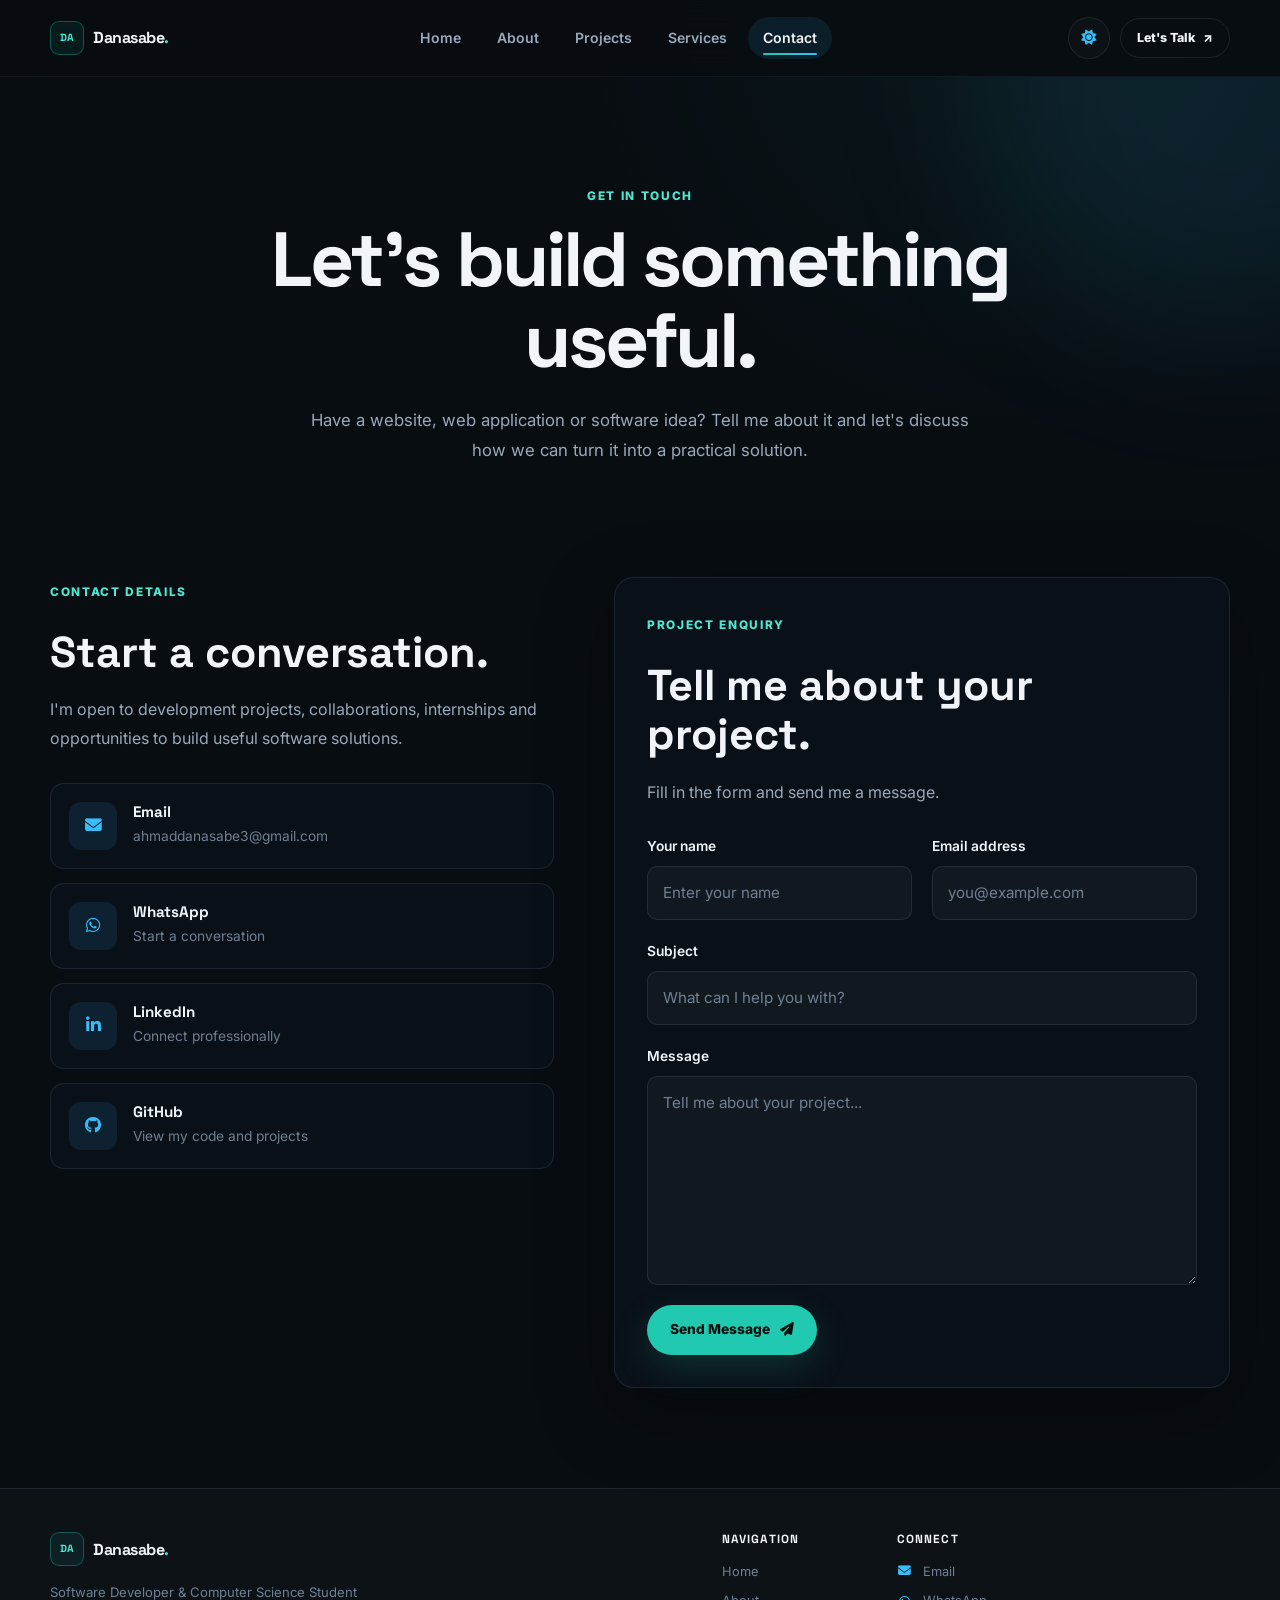
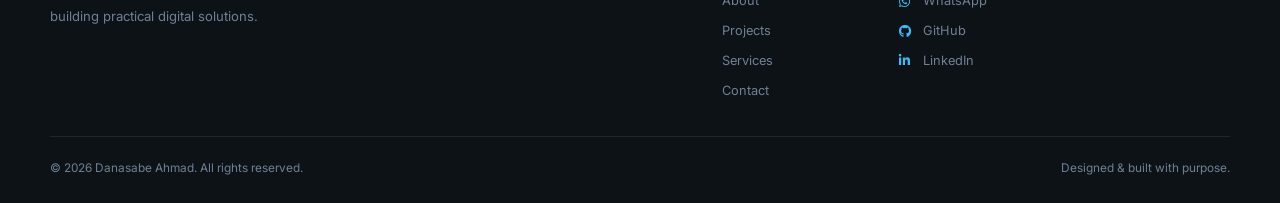
<file: pages/contact.html>
<!DOCTYPE html>
<html lang="en">

<head>
    <meta charset="UTF-8">
    <meta name="viewport" content="width=device-width, initial-scale=1.0">

    <title>Contact Danasabe Ahmad | Hire a Web Developer in Sokoto</title>
    <meta name="description" content="Contact Danasabe Ahmad for web development projects, software solutions, internships and collaborations. Based in Sokoto, Nigeria, open to remote work.">
    <meta name="author" content="Danasabe Ahmad">
    <meta name="theme-color" content="#080d12">
    <meta name="color-scheme" content="dark light">

    <!-- Replace YOUR-DOMAIN.com with your real domain before launch -->
    <link rel="canonical" href="https://YOUR-DOMAIN.com/pages/contact.html">

    <!-- Social sharing -->
    <meta property="og:type" content="website">
    <meta property="og:site_name" content="Danasabe Ahmad">
    <meta property="og:title" content="Contact Danasabe Ahmad | Hire a Web Developer in Sokoto">
    <meta property="og:description" content="Contact Danasabe Ahmad for web development projects, software solutions, internships and collaborations. Based in Sokoto, Nigeria, open to remote work.">
    <meta property="og:url" content="https://YOUR-DOMAIN.com/pages/contact.html">
    <meta property="og:image" content="https://YOUR-DOMAIN.com/assets/images/og-image.jpg">
    <meta name="twitter:card" content="summary_large_image">

    <link rel="icon" type="image/png" href="../assets/images/favicon.png">
    <link rel="apple-touch-icon" href="../assets/images/apple-touch-icon.png">

    <!-- Theme (must come before the CSS) -->
    <script src="../assets/js/theme-init.js"></script>

    <link rel="preconnect" href="https://fonts.googleapis.com">
    <link rel="preconnect" href="https://fonts.gstatic.com" crossorigin>
    <link href="https://fonts.googleapis.com/css2?family=Inter:wght@400;500;600;700;800&family=Space+Grotesk:wght@400;500;600;700&display=swap" rel="stylesheet">
    <link rel="stylesheet" href="https://cdnjs.cloudflare.com/ajax/libs/font-awesome/6.7.2/css/all.min.css">
    <link rel="stylesheet" href="../assets/css/style.css">
</head>

<body>

<a class="skip-link" href="#main">Skip to main content</a>

<!-- =====================================================
     HEADER
====================================================== -->

<header class="site-header">

    <nav class="navbar container" aria-label="Main navigation">

        <a href="../index.html" class="logo" aria-label="Danasabe Ahmad home">
            <span class="logo-mark">DA</span>
            <span class="logo-name">Danasabe<span>.</span></span>
        </a>

        <div class="nav-links">
            <a href="../index.html" class="nav-link">Home</a>
            <a href="about.html" class="nav-link">About</a>
            <a href="projects.html" class="nav-link">Projects</a>
            <a href="services.html" class="nav-link">Services</a>
            <a href="contact.html" class="nav-link active" aria-current="page">Contact</a>
        </div>

        <div class="nav-actions">

            <button type="button" class="theme-toggle" id="themeToggle"
                    aria-label="Switch to light theme" aria-pressed="false">
                <i class="fa-solid fa-sun" aria-hidden="true"></i>
            </button>

            <a href="contact.html" class="nav-cta">Let's Talk <span aria-hidden="true">↗</span></a>

            <button type="button" class="menu-toggle" id="menuToggle"
                    aria-label="Open navigation menu" aria-expanded="false" aria-controls="mobileMenu">
                <span></span><span></span><span></span>
            </button>

        </div>

    </nav>

    <div class="mobile-menu" id="mobileMenu">
        <a href="../index.html" class="mobile-link">Home</a>
        <a href="about.html" class="mobile-link">About</a>
        <a href="projects.html" class="mobile-link">Projects</a>
        <a href="services.html" class="mobile-link">Services</a>
        <a href="contact.html" class="mobile-link active">Contact</a>
        <a href="contact.html" class="mobile-cta">Let's Talk <span aria-hidden="true">↗</span></a>
    </div>

</header>


<main id="main">

    <!-- CONTACT INTRO -->

    <section class="page-hero contact-hero">

        <div class="container">

            <div class="section-intro">

                <span class="eyebrow">Get in touch</span>

                <h1>Let's build something useful.</h1>

                <p>
                    Have a website, web application or software idea? Tell me about it
                    and let's discuss how we can turn it into a practical solution.
                </p>

            </div>

        </div>

    </section>


    <!-- CONTACT AREA -->

    <section class="contact-section">

        <div class="container contact-grid">

            <!-- CONTACT INFORMATION -->

            <div class="contact-info">

                <span class="eyebrow">Contact details</span>

                <h2>Start a conversation.</h2>

                <p>
                    I'm open to development projects, collaborations, internships and
                    opportunities to build useful software solutions.
                </p>

                <a href="mailto:ahmaddanasabe3@gmail.com" class="contact-card">
                    <span class="contact-icon"><i class="fa-solid fa-envelope" aria-hidden="true"></i></span>
                    <div>
                        <h3>Email</h3>
                        <p>ahmaddanasabe3@gmail.com</p>
                    </div>
                </a>

                <a href="https://wa.me/2349117903687" target="_blank" rel="noopener noreferrer" class="contact-card">
                    <span class="contact-icon"><i class="fa-brands fa-whatsapp" aria-hidden="true"></i></span>
                    <div>
                        <h3>WhatsApp</h3>
                        <p>Start a conversation</p>
                    </div>
                </a>

                <a href="https://www.linkedin.com/in/danasabe-ahmad" target="_blank" rel="noopener noreferrer" class="contact-card">
                    <span class="contact-icon"><i class="fa-brands fa-linkedin-in" aria-hidden="true"></i></span>
                    <div>
                        <h3>LinkedIn</h3>
                        <p>Connect professionally</p>
                    </div>
                </a>

                <a href="https://github.com/ahmaddanasabe" target="_blank" rel="noopener noreferrer" class="contact-card">
                    <span class="contact-icon"><i class="fa-brands fa-github" aria-hidden="true"></i></span>
                    <div>
                        <h3>GitHub</h3>
                        <p>View my code and projects</p>
                    </div>
                </a>

            </div>


            <!-- FORM -->

            <div class="contact-form-wrapper">

                <div class="form-header">

                    <span class="eyebrow">Project enquiry</span>

                    <h2>Tell me about your project.</h2>

                    <p>Fill in the form and send me a message.</p>

                </div>

                <!-- Netlify Forms: works automatically after you deploy to Netlify.
                     action="/success.html" is the fallback page if JavaScript is off. -->
                <form class="contact-form"
                      name="contact"
                      method="POST"
                      action="/success.html"
                      data-netlify="true"
                      netlify-honeypot="bot-field">

                    <input type="hidden" name="form-name" value="contact">

                    <!-- Spam trap: people never see it, bots fill it in. Do not remove. -->
                    <p class="hp-field" aria-hidden="true">
                        <label>Don't fill this out if you're human:
                            <input name="bot-field" tabindex="-1" autocomplete="off">
                        </label>
                    </p>

                    <div class="form-row">

                        <div class="form-group">
                            <label for="name">Your name</label>
                            <input type="text" id="name" name="name" placeholder="Enter your name"
                                   autocomplete="name" required minlength="2" maxlength="80">
                        </div>

                        <div class="form-group">
                            <label for="email">Email address</label>
                            <input type="email" id="email" name="email" placeholder="you@example.com"
                                   autocomplete="email" required maxlength="120">
                        </div>

                    </div>

                    <div class="form-group">
                        <label for="subject">Subject</label>
                        <input type="text" id="subject" name="subject" placeholder="What can I help you with?"
                               required minlength="3" maxlength="120">
                    </div>

                    <div class="form-group">
                        <label for="message">Message</label>
                        <textarea id="message" name="message" rows="7"
                                  placeholder="Tell me about your project..."
                                  required minlength="10" maxlength="3000"></textarea>
                    </div>

                    <button type="submit" class="btn btn-primary">
                        Send Message <i class="fa-solid fa-paper-plane" aria-hidden="true"></i>
                    </button>

                </form>

            </div>

        </div>

    </section>

</main>


<!-- =====================================================
     FOOTER
====================================================== -->

<footer class="site-footer">

    <div class="container">

        <div class="footer-main">

            <div class="footer-brand">

                <a href="../index.html" class="logo" aria-label="Danasabe Ahmad home">
                    <span class="logo-mark">DA</span>
                    <span class="logo-name">Danasabe<span>.</span></span>
                </a>

                <p>
                    Software Developer &amp; Computer Science Student
                    building practical digital solutions.
                </p>

            </div>

            <div class="footer-links">

                <div>
                    <h4>Navigation</h4>
                    <a href="../index.html">Home</a>
                    <a href="about.html">About</a>
                    <a href="projects.html">Projects</a>
                    <a href="services.html">Services</a>
                    <a href="contact.html">Contact</a>
                </div>

                <div>
                    <h4>Connect</h4>

                    <div class="social-links">

                        <a href="mailto:ahmaddanasabe3@gmail.com">
                            <i class="fa-solid fa-envelope" aria-hidden="true"></i> Email
                        </a>

                        <a href="https://wa.me/2349117903687" target="_blank" rel="noopener noreferrer">
                            <i class="fa-brands fa-whatsapp" aria-hidden="true"></i> WhatsApp
                        </a>

                        <a href="https://github.com/ahmaddanasabe" target="_blank" rel="noopener noreferrer">
                            <i class="fa-brands fa-github" aria-hidden="true"></i> GitHub
                        </a>

                        <a href="https://www.linkedin.com/in/danasabe-ahmad" target="_blank" rel="noopener noreferrer">
                            <i class="fa-brands fa-linkedin-in" aria-hidden="true"></i> LinkedIn
                        </a>

                    </div>
                </div>

            </div>

        </div>

        <div class="footer-bottom">
            <p>© <span id="currentYear">2026</span> Danasabe Ahmad. All rights reserved.</p>
            <p>Designed &amp; built with purpose.</p>
        </div>

    </div>

</footer>


<button type="button" id="scrollTopBtn" class="scroll-top" aria-label="Scroll to top">
    <i class="fas fa-arrow-up" aria-hidden="true"></i>
</button>

<script src="../assets/js/script.js" defer></script>

</body>
</html>
</file>
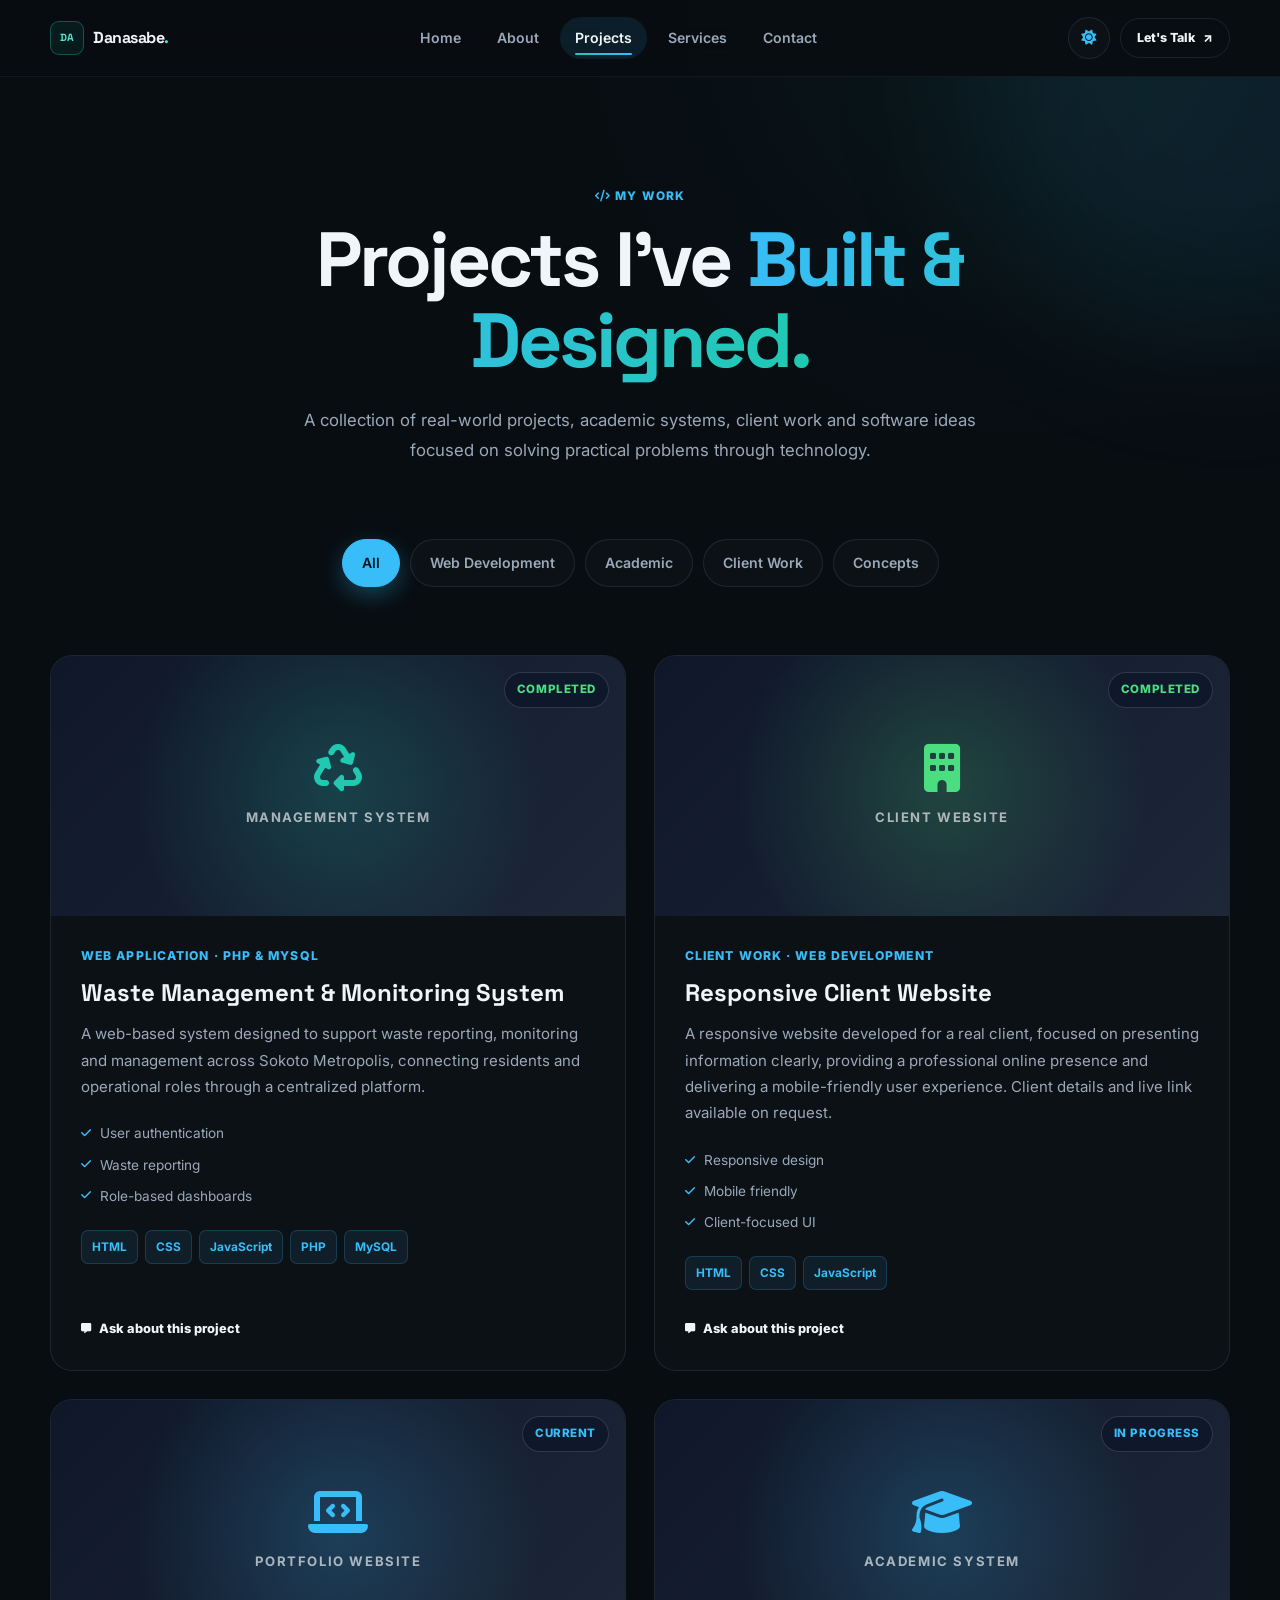
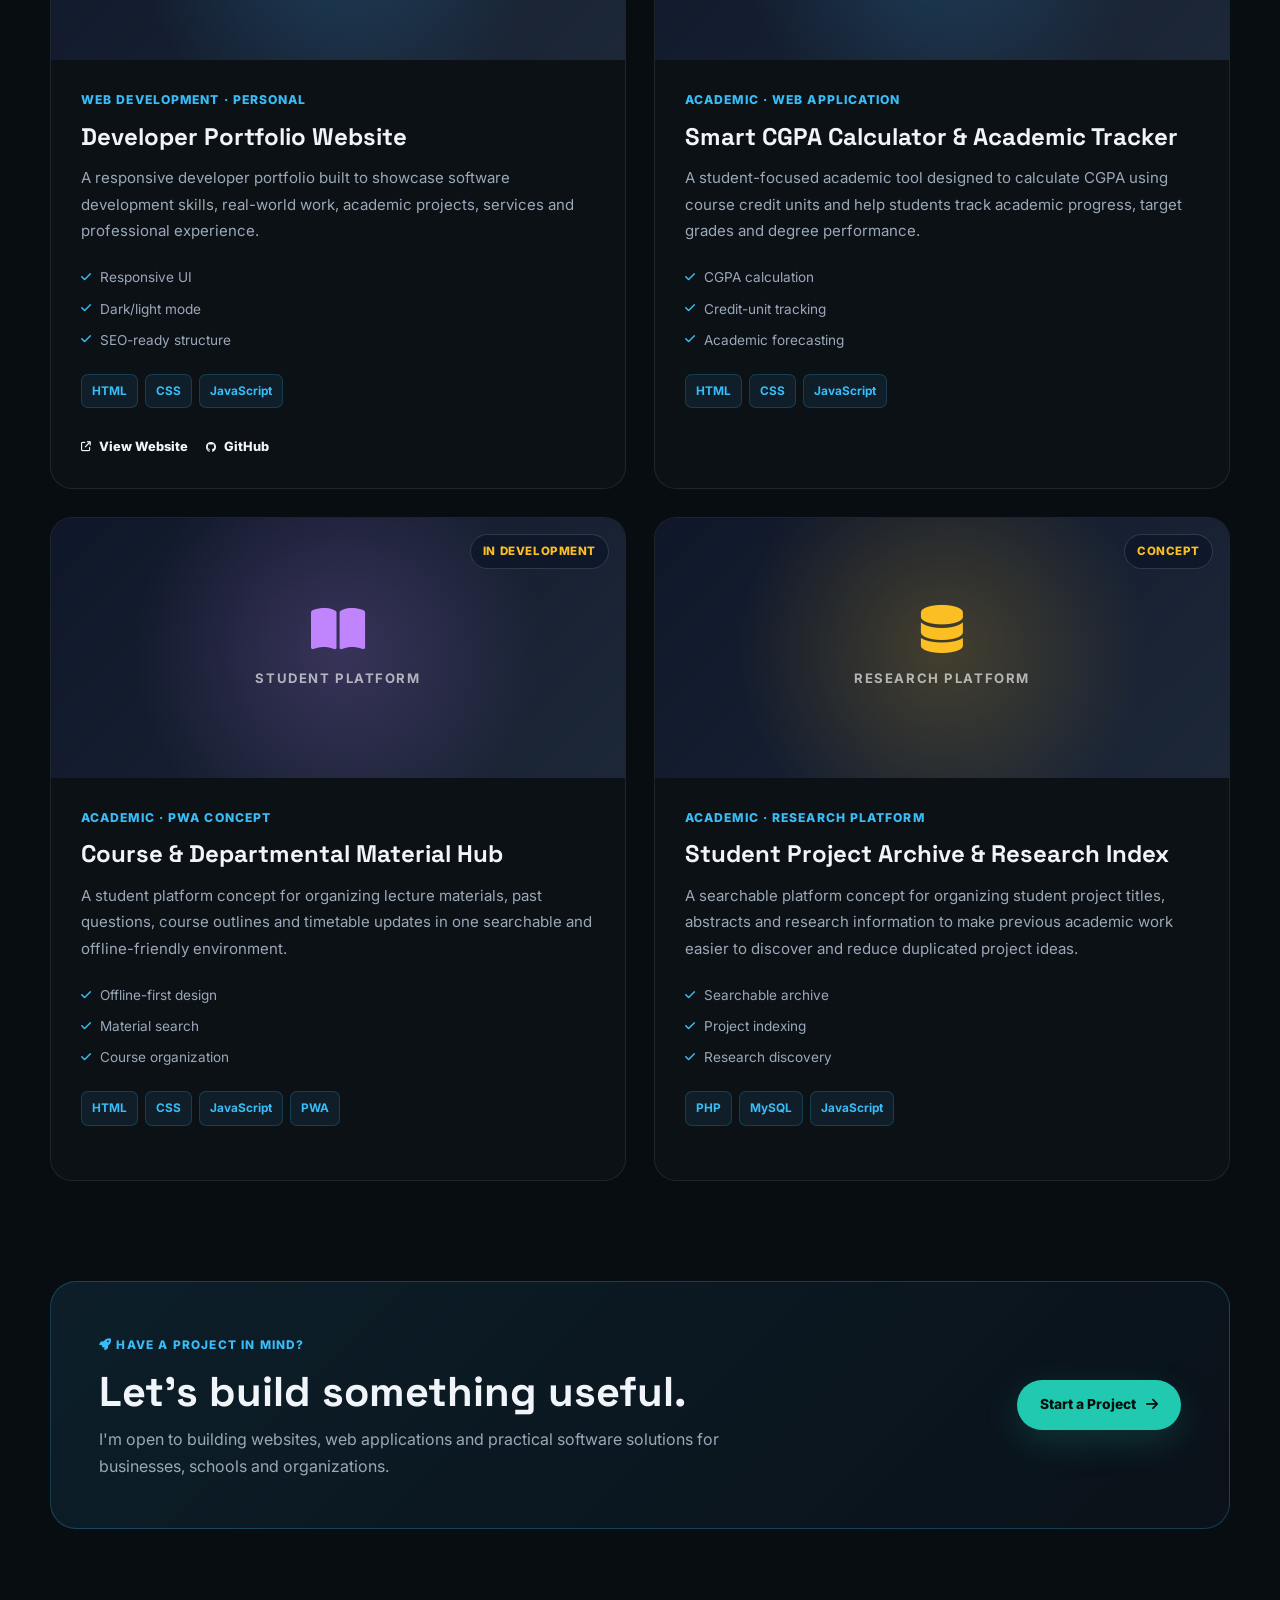
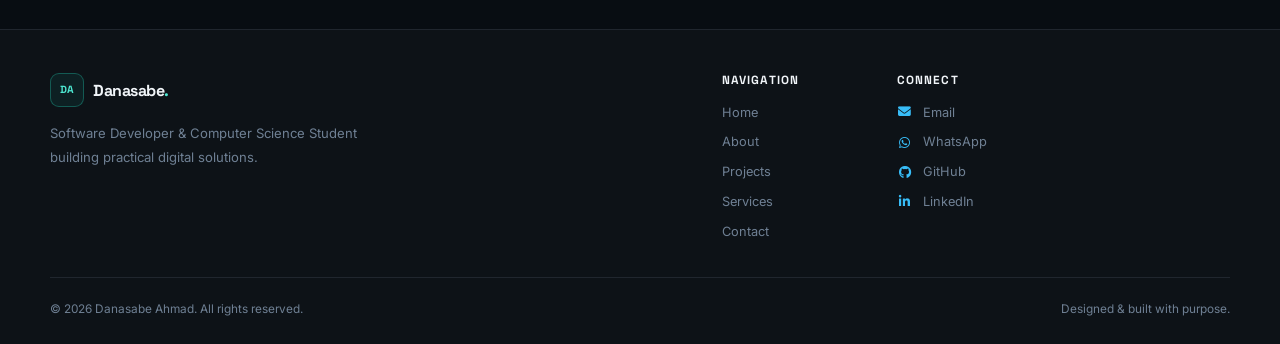
<file: pages/projects.html>
<!DOCTYPE html>
<html lang="en">

<head>
    <meta charset="UTF-8">
    <meta name="viewport" content="width=device-width, initial-scale=1.0">

    <title>Projects | Web Apps &amp; Academic Systems by Danasabe Ahmad</title>
    <meta name="description" content="Explore Danasabe Ahmad's web development projects: academic systems, a client website, PHP and MySQL applications and student-focused software.">
    <meta name="author" content="Danasabe Ahmad">
    <meta name="theme-color" content="#080d12">
    <meta name="color-scheme" content="dark light">

    <!-- Replace YOUR-DOMAIN.com with your real domain before launch -->
    <link rel="canonical" href="https://YOUR-DOMAIN.com/pages/projects.html">

    <!-- Social sharing -->
    <meta property="og:type" content="website">
    <meta property="og:site_name" content="Danasabe Ahmad">
    <meta property="og:title" content="Projects | Web Apps &amp; Academic Systems by Danasabe Ahmad">
    <meta property="og:description" content="Explore Danasabe Ahmad's web development projects: academic systems, a client website, PHP and MySQL applications and student-focused software.">
    <meta property="og:url" content="https://YOUR-DOMAIN.com/pages/projects.html">
    <meta property="og:image" content="https://YOUR-DOMAIN.com/assets/images/og-image.jpg">
    <meta name="twitter:card" content="summary_large_image">

    <link rel="icon" type="image/png" href="../assets/images/favicon.png">
    <link rel="apple-touch-icon" href="../assets/images/apple-touch-icon.png">

    <!-- Theme (must come before the CSS) -->
    <script src="../assets/js/theme-init.js"></script>

    <link rel="preconnect" href="https://fonts.googleapis.com">
    <link rel="preconnect" href="https://fonts.gstatic.com" crossorigin>
    <link href="https://fonts.googleapis.com/css2?family=Inter:wght@400;500;600;700;800&family=Space+Grotesk:wght@400;500;600;700&display=swap" rel="stylesheet">
    <link rel="stylesheet" href="https://cdnjs.cloudflare.com/ajax/libs/font-awesome/6.7.2/css/all.min.css">
    <link rel="stylesheet" href="../assets/css/style.css">
</head>

<body>

<a class="skip-link" href="#main">Skip to main content</a>

<!-- =====================================================
     HEADER
====================================================== -->

<header class="site-header">

    <nav class="navbar container" aria-label="Main navigation">

        <a href="../index.html" class="logo" aria-label="Danasabe Ahmad home">
            <span class="logo-mark">DA</span>
            <span class="logo-name">Danasabe<span>.</span></span>
        </a>

        <div class="nav-links">
            <a href="../index.html" class="nav-link">Home</a>
            <a href="about.html" class="nav-link">About</a>
            <a href="projects.html" class="nav-link active" aria-current="page">Projects</a>
            <a href="services.html" class="nav-link">Services</a>
            <a href="contact.html" class="nav-link">Contact</a>
        </div>

        <div class="nav-actions">

            <button type="button" class="theme-toggle" id="themeToggle"
                    aria-label="Switch to light theme" aria-pressed="false">
                <i class="fa-solid fa-sun" aria-hidden="true"></i>
            </button>

            <a href="contact.html" class="nav-cta">Let's Talk <span aria-hidden="true">↗</span></a>

            <button type="button" class="menu-toggle" id="menuToggle"
                    aria-label="Open navigation menu" aria-expanded="false" aria-controls="mobileMenu">
                <span></span><span></span><span></span>
            </button>

        </div>

    </nav>

    <div class="mobile-menu" id="mobileMenu">
        <a href="../index.html" class="mobile-link">Home</a>
        <a href="about.html" class="mobile-link">About</a>
        <a href="projects.html" class="mobile-link active">Projects</a>
        <a href="services.html" class="mobile-link">Services</a>
        <a href="contact.html" class="mobile-link">Contact</a>
        <a href="contact.html" class="mobile-cta">Let's Talk <span aria-hidden="true">↗</span></a>
    </div>

</header>


<main id="main">

    <!-- PROJECTS HERO -->

    <section class="projects-hero">

        <div class="container">

            <div class="section-intro">

                <span class="section-label">
                    <i class="fa-solid fa-code" aria-hidden="true"></i> My Work
                </span>

                <h1>
                    Projects I've
                    <span>Built &amp; Designed.</span>
                </h1>

                <p>
                    A collection of real-world projects, academic systems, client work
                    and software ideas focused on solving practical problems through
                    technology.
                </p>

            </div>

        </div>

    </section>


    <!-- PROJECT FILTER -->

    <section class="project-filter-section">

        <div class="container">

            <div class="project-filters" role="group" aria-label="Filter projects">
                <button type="button" class="project-filter active" data-filter="all">All</button>
                <button type="button" class="project-filter" data-filter="web">Web Development</button>
                <button type="button" class="project-filter" data-filter="academic">Academic</button>
                <button type="button" class="project-filter" data-filter="client">Client Work</button>
                <button type="button" class="project-filter" data-filter="concept">Concepts</button>
            </div>

        </div>

    </section>


    <!-- PROJECTS -->

    <section class="projects-section">

        <div class="container">

            <div class="projects-grid" id="projectsGrid">

            <article class="project-card" data-category="web academic">

                <div class="project-image">
                    <div class="project-placeholder waste-placeholder">
                        <i class="fa-solid fa-recycle" aria-hidden="true"></i>
                        <span>Management System</span>
                    </div>
                    <span class="project-status completed">Completed</span>
                </div>

                <div class="project-content">

                    <div class="project-category">Web Application · PHP &amp; MySQL</div>

                    <h2>Waste Management &amp; Monitoring System</h2>

                    <p>A web-based system designed to support waste reporting, monitoring and management across Sokoto Metropolis, connecting residents and operational roles through a centralized platform.</p>

                    <div class="project-features">
                        <span><i class="fa-solid fa-check" aria-hidden="true"></i> User authentication</span>
                        <span><i class="fa-solid fa-check" aria-hidden="true"></i> Waste reporting</span>
                        <span><i class="fa-solid fa-check" aria-hidden="true"></i> Role-based dashboards</span>
                    </div>

                    <div class="tech-stack">
                        <span>HTML</span>
                        <span>CSS</span>
                        <span>JavaScript</span>
                        <span>PHP</span>
                        <span>MySQL</span>
                    </div>


                    <div class="project-links">
                        <a href="contact.html" class="project-link"><i class="fa-solid fa-message" aria-hidden="true"></i> Ask about this project</a>
                    </div>

                </div>

            </article>


            <!-- WHEN YOU HAVE THE CLIENT'S PERMISSION: add the client name, a screenshot and the live link (replace the placeholder block above with an image and add a project-link). -->
            <article class="project-card" data-category="client web">

                <div class="project-image">
                    <div class="project-placeholder client-placeholder">
                        <i class="fa-solid fa-building" aria-hidden="true"></i>
                        <span>Client Website</span>
                    </div>
                    <span class="project-status completed">Completed</span>
                </div>

                <div class="project-content">

                    <div class="project-category">Client Work · Web Development</div>

                    <h2>Responsive Client Website</h2>

                    <p>A responsive website developed for a real client, focused on presenting information clearly, providing a professional online presence and delivering a mobile-friendly user experience. Client details and live link available on request.</p>

                    <div class="project-features">
                        <span><i class="fa-solid fa-check" aria-hidden="true"></i> Responsive design</span>
                        <span><i class="fa-solid fa-check" aria-hidden="true"></i> Mobile friendly</span>
                        <span><i class="fa-solid fa-check" aria-hidden="true"></i> Client-focused UI</span>
                    </div>

                    <div class="tech-stack">
                        <span>HTML</span>
                        <span>CSS</span>
                        <span>JavaScript</span>
                    </div>


                    <div class="project-links">
                        <a href="contact.html" class="project-link"><i class="fa-solid fa-message" aria-hidden="true"></i> Ask about this project</a>
                    </div>

                </div>

            </article>


            <article class="project-card" data-category="web">

                <div class="project-image">
                    <div class="project-placeholder portfolio-placeholder">
                        <i class="fa-solid fa-laptop-code" aria-hidden="true"></i>
                        <span>Portfolio Website</span>
                    </div>
                    <span class="project-status in-progress">Current</span>
                </div>

                <div class="project-content">

                    <div class="project-category">Web Development · Personal</div>

                    <h2>Developer Portfolio Website</h2>

                    <p>A responsive developer portfolio built to showcase software development skills, real-world work, academic projects, services and professional experience.</p>

                    <div class="project-features">
                        <span><i class="fa-solid fa-check" aria-hidden="true"></i> Responsive UI</span>
                        <span><i class="fa-solid fa-check" aria-hidden="true"></i> Dark/light mode</span>
                        <span><i class="fa-solid fa-check" aria-hidden="true"></i> SEO-ready structure</span>
                    </div>

                    <div class="tech-stack">
                        <span>HTML</span>
                        <span>CSS</span>
                        <span>JavaScript</span>
                    </div>


                    <div class="project-links">
                        <a href="../index.html" class="project-link"><i class="fa-solid fa-arrow-up-right-from-square" aria-hidden="true"></i> View Website</a>
                        <a href="https://github.com/ahmaddanasabe" class="project-link" target="_blank" rel="noopener noreferrer"><i class="fa-brands fa-github" aria-hidden="true"></i> GitHub</a>
                    </div>

                </div>

            </article>


            <article class="project-card" data-category="academic web">

                <div class="project-image">
                    <div class="project-placeholder cgpa-placeholder">
                        <i class="fa-solid fa-graduation-cap" aria-hidden="true"></i>
                        <span>Academic System</span>
                    </div>
                    <span class="project-status in-progress">In Progress</span>
                </div>

                <div class="project-content">

                    <div class="project-category">Academic · Web Application</div>

                    <h2>Smart CGPA Calculator &amp; Academic Tracker</h2>

                    <p>A student-focused academic tool designed to calculate CGPA using course credit units and help students track academic progress, target grades and degree performance.</p>

                    <div class="project-features">
                        <span><i class="fa-solid fa-check" aria-hidden="true"></i> CGPA calculation</span>
                        <span><i class="fa-solid fa-check" aria-hidden="true"></i> Credit-unit tracking</span>
                        <span><i class="fa-solid fa-check" aria-hidden="true"></i> Academic forecasting</span>
                    </div>

                    <div class="tech-stack">
                        <span>HTML</span>
                        <span>CSS</span>
                        <span>JavaScript</span>
                    </div>


                </div>

            </article>


            <article class="project-card" data-category="concept academic">

                <div class="project-image">
                    <div class="project-placeholder hub-placeholder">
                        <i class="fa-solid fa-book-open" aria-hidden="true"></i>
                        <span>Student Platform</span>
                    </div>
                    <span class="project-status concept">In Development</span>
                </div>

                <div class="project-content">

                    <div class="project-category">Academic · PWA Concept</div>

                    <h2>Course &amp; Departmental Material Hub</h2>

                    <p>A student platform concept for organizing lecture materials, past questions, course outlines and timetable updates in one searchable and offline-friendly environment.</p>

                    <div class="project-features">
                        <span><i class="fa-solid fa-check" aria-hidden="true"></i> Offline-first design</span>
                        <span><i class="fa-solid fa-check" aria-hidden="true"></i> Material search</span>
                        <span><i class="fa-solid fa-check" aria-hidden="true"></i> Course organization</span>
                    </div>

                    <div class="tech-stack">
                        <span>HTML</span>
                        <span>CSS</span>
                        <span>JavaScript</span>
                        <span>PWA</span>
                    </div>


                </div>

            </article>


            <article class="project-card" data-category="concept academic">

                <div class="project-image">
                    <div class="project-placeholder archive-placeholder">
                        <i class="fa-solid fa-database" aria-hidden="true"></i>
                        <span>Research Platform</span>
                    </div>
                    <span class="project-status concept">Concept</span>
                </div>

                <div class="project-content">

                    <div class="project-category">Academic · Research Platform</div>

                    <h2>Student Project Archive &amp; Research Index</h2>

                    <p>A searchable platform concept for organizing student project titles, abstracts and research information to make previous academic work easier to discover and reduce duplicated project ideas.</p>

                    <div class="project-features">
                        <span><i class="fa-solid fa-check" aria-hidden="true"></i> Searchable archive</span>
                        <span><i class="fa-solid fa-check" aria-hidden="true"></i> Project indexing</span>
                        <span><i class="fa-solid fa-check" aria-hidden="true"></i> Research discovery</span>
                    </div>

                    <div class="tech-stack">
                        <span>PHP</span>
                        <span>MySQL</span>
                        <span>JavaScript</span>
                    </div>


                </div>

            </article>

            </div>

        </div>

    </section>


    <!-- PROJECT CTA -->

    <section class="projects-cta">

        <div class="container">

            <div class="projects-cta-inner">

                <div>

                    <span class="section-label">
                        <i class="fa-solid fa-rocket" aria-hidden="true"></i> Have a project in mind?
                    </span>

                    <h2>Let's build something useful.</h2>

                    <p>
                        I'm open to building websites, web applications and practical
                        software solutions for businesses, schools and organizations.
                    </p>

                </div>

                <a href="contact.html" class="btn btn-primary">
                    Start a Project <i class="fa-solid fa-arrow-right" aria-hidden="true"></i>
                </a>

            </div>

        </div>

    </section>

</main>


<!-- =====================================================
     FOOTER
====================================================== -->

<footer class="site-footer">

    <div class="container">

        <div class="footer-main">

            <div class="footer-brand">

                <a href="../index.html" class="logo" aria-label="Danasabe Ahmad home">
                    <span class="logo-mark">DA</span>
                    <span class="logo-name">Danasabe<span>.</span></span>
                </a>

                <p>
                    Software Developer &amp; Computer Science Student
                    building practical digital solutions.
                </p>

            </div>

            <div class="footer-links">

                <div>
                    <h4>Navigation</h4>
                    <a href="../index.html">Home</a>
                    <a href="about.html">About</a>
                    <a href="projects.html">Projects</a>
                    <a href="services.html">Services</a>
                    <a href="contact.html">Contact</a>
                </div>

                <div>
                    <h4>Connect</h4>

                    <div class="social-links">

                        <a href="mailto:ahmaddanasabe3@gmail.com">
                            <i class="fa-solid fa-envelope" aria-hidden="true"></i> Email
                        </a>

                        <a href="https://wa.me/2349117903687" target="_blank" rel="noopener noreferrer">
                            <i class="fa-brands fa-whatsapp" aria-hidden="true"></i> WhatsApp
                        </a>

                        <a href="https://github.com/ahmaddanasabe" target="_blank" rel="noopener noreferrer">
                            <i class="fa-brands fa-github" aria-hidden="true"></i> GitHub
                        </a>

                        <a href="https://www.linkedin.com/in/danasabe-ahmad" target="_blank" rel="noopener noreferrer">
                            <i class="fa-brands fa-linkedin-in" aria-hidden="true"></i> LinkedIn
                        </a>

                    </div>
                </div>

            </div>

        </div>

        <div class="footer-bottom">
            <p>© <span id="currentYear">2026</span> Danasabe Ahmad. All rights reserved.</p>
            <p>Designed &amp; built with purpose.</p>
        </div>

    </div>

</footer>


<button type="button" id="scrollTopBtn" class="scroll-top" aria-label="Scroll to top">
    <i class="fas fa-arrow-up" aria-hidden="true"></i>
</button>

<script src="../assets/js/script.js" defer></script>

</body>
</html>
</file>
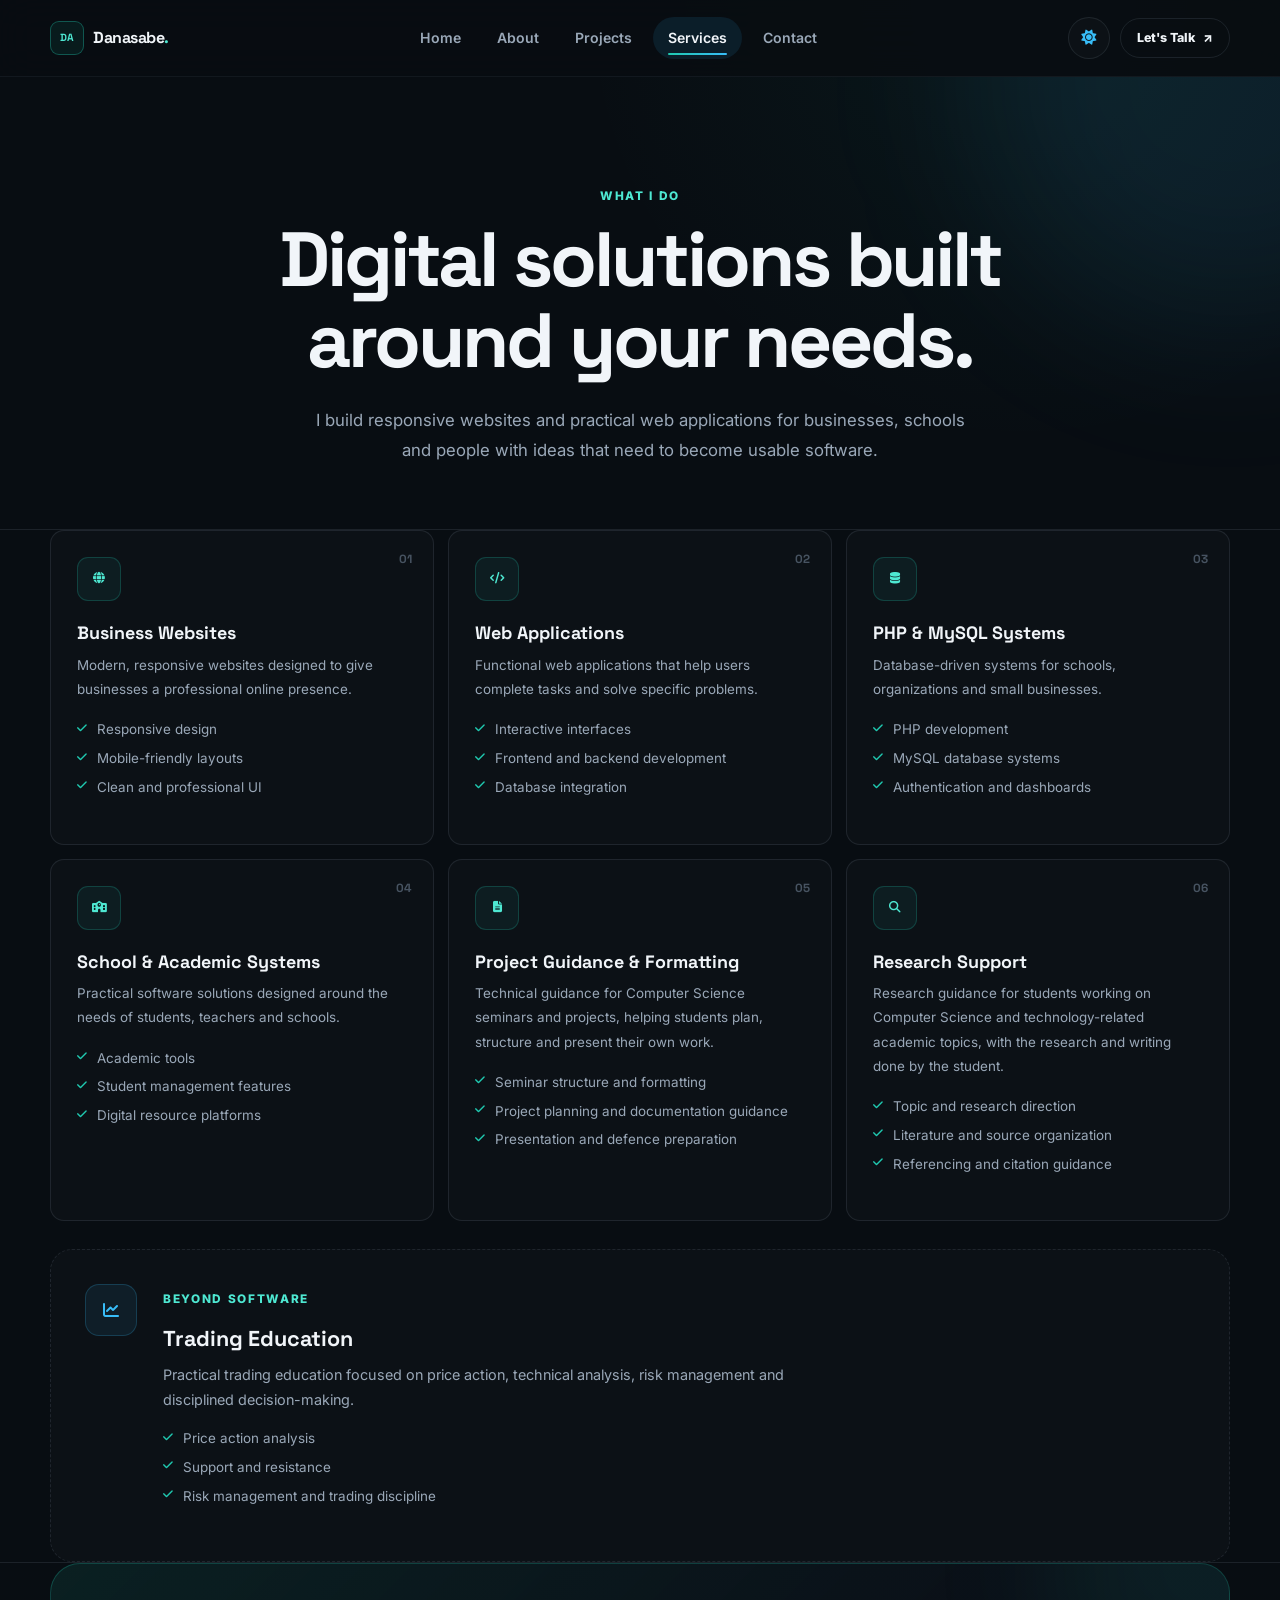
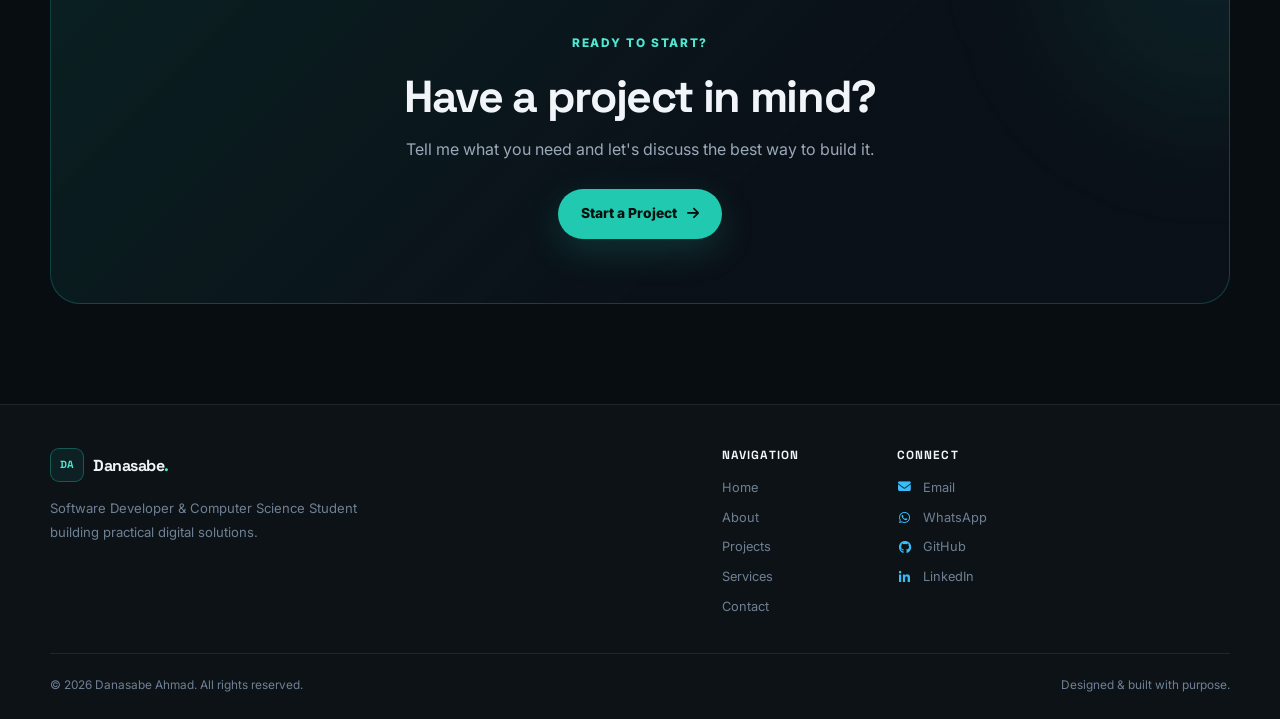
<file: pages/services.html>
<!DOCTYPE html>
<html lang="en">

<head>
    <meta charset="UTF-8">
    <meta name="viewport" content="width=device-width, initial-scale=1.0">

    <title>Services | Web Development by Danasabe Ahmad</title>
    <meta name="description" content="Web development services by Danasabe Ahmad: business websites, web applications, PHP and MySQL systems and school software, built in Sokoto, Nigeria.">
    <meta name="author" content="Danasabe Ahmad">
    <meta name="theme-color" content="#080d12">
    <meta name="color-scheme" content="dark light">

    <!-- Replace YOUR-DOMAIN.com with your real domain before launch -->
    <link rel="canonical" href="https://YOUR-DOMAIN.com/pages/services.html">

    <!-- Social sharing -->
    <meta property="og:type" content="website">
    <meta property="og:site_name" content="Danasabe Ahmad">
    <meta property="og:title" content="Services | Web Development by Danasabe Ahmad">
    <meta property="og:description" content="Web development services by Danasabe Ahmad: business websites, web applications, PHP and MySQL systems and school software, built in Sokoto, Nigeria.">
    <meta property="og:url" content="https://YOUR-DOMAIN.com/pages/services.html">
    <meta property="og:image" content="https://YOUR-DOMAIN.com/assets/images/og-image.jpg">
    <meta name="twitter:card" content="summary_large_image">

    <link rel="icon" type="image/png" href="../assets/images/favicon.png">
    <link rel="apple-touch-icon" href="../assets/images/apple-touch-icon.png">

    <!-- Theme (must come before the CSS) -->
    <script src="../assets/js/theme-init.js"></script>

    <link rel="preconnect" href="https://fonts.googleapis.com">
    <link rel="preconnect" href="https://fonts.gstatic.com" crossorigin>
    <link href="https://fonts.googleapis.com/css2?family=Inter:wght@400;500;600;700;800&family=Space+Grotesk:wght@400;500;600;700&display=swap" rel="stylesheet">
    <link rel="stylesheet" href="https://cdnjs.cloudflare.com/ajax/libs/font-awesome/6.7.2/css/all.min.css">
    <link rel="stylesheet" href="../assets/css/style.css">
</head>

<body>

<a class="skip-link" href="#main">Skip to main content</a>

<!-- =====================================================
     HEADER
====================================================== -->

<header class="site-header">

    <nav class="navbar container" aria-label="Main navigation">

        <a href="../index.html" class="logo" aria-label="Danasabe Ahmad home">
            <span class="logo-mark">DA</span>
            <span class="logo-name">Danasabe<span>.</span></span>
        </a>

        <div class="nav-links">
            <a href="../index.html" class="nav-link">Home</a>
            <a href="about.html" class="nav-link">About</a>
            <a href="projects.html" class="nav-link">Projects</a>
            <a href="services.html" class="nav-link active" aria-current="page">Services</a>
            <a href="contact.html" class="nav-link">Contact</a>
        </div>

        <div class="nav-actions">

            <button type="button" class="theme-toggle" id="themeToggle"
                    aria-label="Switch to light theme" aria-pressed="false">
                <i class="fa-solid fa-sun" aria-hidden="true"></i>
            </button>

            <a href="contact.html" class="nav-cta">Let's Talk <span aria-hidden="true">↗</span></a>

            <button type="button" class="menu-toggle" id="menuToggle"
                    aria-label="Open navigation menu" aria-expanded="false" aria-controls="mobileMenu">
                <span></span><span></span><span></span>
            </button>

        </div>

    </nav>

    <div class="mobile-menu" id="mobileMenu">
        <a href="../index.html" class="mobile-link">Home</a>
        <a href="about.html" class="mobile-link">About</a>
        <a href="projects.html" class="mobile-link">Projects</a>
        <a href="services.html" class="mobile-link active">Services</a>
        <a href="contact.html" class="mobile-link">Contact</a>
        <a href="contact.html" class="mobile-cta">Let's Talk <span aria-hidden="true">↗</span></a>
    </div>

</header>


<main id="main">

    <section class="page-hero services-hero">

        <div class="container">

            <div class="section-intro">

                <span class="eyebrow">What I do</span>

                <h1>Digital solutions built around your needs.</h1>

                <p>
                    I build responsive websites and practical web applications for
                    businesses, schools and people with ideas that need to become
                    usable software.
                </p>

            </div>

        </div>

    </section>


    <section class="services-section">

        <div class="container">

            <div class="services-grid">

            <article class="service-card">

                <div class="service-icon"><i class="fa-solid fa-globe" aria-hidden="true"></i></div>

                <span class="service-number">01</span>

                <h2>Business Websites</h2>

                <p>Modern, responsive websites designed to give businesses a professional online presence.</p>

                <ul class="service-features">
                    <li><i class="fa-solid fa-check" aria-hidden="true"></i> Responsive design</li>
                    <li><i class="fa-solid fa-check" aria-hidden="true"></i> Mobile-friendly layouts</li>
                    <li><i class="fa-solid fa-check" aria-hidden="true"></i> Clean and professional UI</li>
                </ul>

            </article>


            <article class="service-card">

                <div class="service-icon"><i class="fa-solid fa-code" aria-hidden="true"></i></div>

                <span class="service-number">02</span>

                <h2>Web Applications</h2>

                <p>Functional web applications that help users complete tasks and solve specific problems.</p>

                <ul class="service-features">
                    <li><i class="fa-solid fa-check" aria-hidden="true"></i> Interactive interfaces</li>
                    <li><i class="fa-solid fa-check" aria-hidden="true"></i> Frontend and backend development</li>
                    <li><i class="fa-solid fa-check" aria-hidden="true"></i> Database integration</li>
                </ul>

            </article>


            <article class="service-card">

                <div class="service-icon"><i class="fa-solid fa-database" aria-hidden="true"></i></div>

                <span class="service-number">03</span>

                <h2>PHP &amp; MySQL Systems</h2>

                <p>Database-driven systems for schools, organizations and small businesses.</p>

                <ul class="service-features">
                    <li><i class="fa-solid fa-check" aria-hidden="true"></i> PHP development</li>
                    <li><i class="fa-solid fa-check" aria-hidden="true"></i> MySQL database systems</li>
                    <li><i class="fa-solid fa-check" aria-hidden="true"></i> Authentication and dashboards</li>
                </ul>

            </article>


            <article class="service-card">

                <div class="service-icon"><i class="fa-solid fa-school" aria-hidden="true"></i></div>

                <span class="service-number">04</span>

                <h2>School &amp; Academic Systems</h2>

                <p>Practical software solutions designed around the needs of students, teachers and schools.</p>

                <ul class="service-features">
                    <li><i class="fa-solid fa-check" aria-hidden="true"></i> Academic tools</li>
                    <li><i class="fa-solid fa-check" aria-hidden="true"></i> Student management features</li>
                    <li><i class="fa-solid fa-check" aria-hidden="true"></i> Digital resource platforms</li>
                </ul>

            </article>


            <article class="service-card">

                <div class="service-icon"><i class="fa-solid fa-file-lines" aria-hidden="true"></i></div>

                <span class="service-number">05</span>

                <h2>Project Guidance &amp; Formatting</h2>

                <p>Technical guidance for Computer Science seminars and projects, helping students plan, structure and present their own work.</p>

                <ul class="service-features">
                    <li><i class="fa-solid fa-check" aria-hidden="true"></i> Seminar structure and formatting</li>
                    <li><i class="fa-solid fa-check" aria-hidden="true"></i> Project planning and documentation guidance</li>
                    <li><i class="fa-solid fa-check" aria-hidden="true"></i> Presentation and defence preparation</li>
                </ul>

            </article>


            <article class="service-card">

                <div class="service-icon"><i class="fa-solid fa-magnifying-glass" aria-hidden="true"></i></div>

                <span class="service-number">06</span>

                <h2>Research Support</h2>

                <p>Research guidance for students working on Computer Science and technology-related academic topics, with the research and writing done by the student.</p>

                <ul class="service-features">
                    <li><i class="fa-solid fa-check" aria-hidden="true"></i> Topic and research direction</li>
                    <li><i class="fa-solid fa-check" aria-hidden="true"></i> Literature and source organization</li>
                    <li><i class="fa-solid fa-check" aria-hidden="true"></i> Referencing and citation guidance</li>
                </ul>

            </article>

            </div>


            <!-- Not software, so it sits apart from the main services -->

            <div class="beyond-code">

                <div class="beyond-icon"><i class="fa-solid fa-chart-line" aria-hidden="true"></i></div>

                <div class="beyond-content">

                    <span class="eyebrow">Beyond software</span>

                    <h2>Trading Education</h2>

                    <p>
                        Practical trading education focused on price action, technical
                        analysis, risk management and disciplined decision-making.
                    </p>

                    <ul class="service-features">
                        <li><i class="fa-solid fa-check" aria-hidden="true"></i> Price action analysis</li>
                        <li><i class="fa-solid fa-check" aria-hidden="true"></i> Support and resistance</li>
                        <li><i class="fa-solid fa-check" aria-hidden="true"></i> Risk management and trading discipline</li>
                    </ul>

                </div>

            </div>

        </div>

    </section>


<section class="about-cta project-cta">

    <div class="container">

        <div class="cta-box">

            <span class="eyebrow">Ready to start?</span>

            <h2>Have a project in mind?</h2>

            <p>Tell me what you need and let's discuss the best way to build it.</p>

            <a href="contact.html" class="btn btn-primary">
                Start a Project <i class="fa-solid fa-arrow-right" aria-hidden="true"></i>
            </a>

        </div>

    </div>

</section>

</main>


<!-- =====================================================
     FOOTER
====================================================== -->

<footer class="site-footer">

    <div class="container">

        <div class="footer-main">

            <div class="footer-brand">

                <a href="../index.html" class="logo" aria-label="Danasabe Ahmad home">
                    <span class="logo-mark">DA</span>
                    <span class="logo-name">Danasabe<span>.</span></span>
                </a>

                <p>
                    Software Developer &amp; Computer Science Student
                    building practical digital solutions.
                </p>

            </div>

            <div class="footer-links">

                <div>
                    <h4>Navigation</h4>
                    <a href="../index.html">Home</a>
                    <a href="about.html">About</a>
                    <a href="projects.html">Projects</a>
                    <a href="services.html">Services</a>
                    <a href="contact.html">Contact</a>
                </div>

                <div>
                    <h4>Connect</h4>

                    <div class="social-links">

                        <a href="mailto:ahmaddanasabe3@gmail.com">
                            <i class="fa-solid fa-envelope" aria-hidden="true"></i> Email
                        </a>

                        <a href="https://wa.me/2349117903687" target="_blank" rel="noopener noreferrer">
                            <i class="fa-brands fa-whatsapp" aria-hidden="true"></i> WhatsApp
                        </a>

                        <a href="https://github.com/ahmaddanasabe" target="_blank" rel="noopener noreferrer">
                            <i class="fa-brands fa-github" aria-hidden="true"></i> GitHub
                        </a>

                        <a href="https://www.linkedin.com/in/danasabe-ahmad" target="_blank" rel="noopener noreferrer">
                            <i class="fa-brands fa-linkedin-in" aria-hidden="true"></i> LinkedIn
                        </a>

                    </div>
                </div>

            </div>

        </div>

        <div class="footer-bottom">
            <p>© <span id="currentYear">2026</span> Danasabe Ahmad. All rights reserved.</p>
            <p>Designed &amp; built with purpose.</p>
        </div>

    </div>

</footer>


<button type="button" id="scrollTopBtn" class="scroll-top" aria-label="Scroll to top">
    <i class="fas fa-arrow-up" aria-hidden="true"></i>
</button>

<script src="../assets/js/script.js" defer></script>

</body>
</html>
</file>
<file: assets/css/style.css>
/* =========================================================
   DANASABE AHMAD — PORTFOLIO STYLESHEET
   Mobile-first • Dark + Light mode • Component-organised

   TABLE OF CONTENTS
   01. Design tokens (dark default + light mode)
   02. Reset & base
   03. Layout, typography & utilities
   04. Buttons
   05. Header, logo & navigation
   06. Home — Hero (profile card, code window)
   07. Home — Technology strip
   08. Home — About preview
   09. Projects — shared components (cards, links, tags)
   10. Home — Featured project & project cards
   11. Services (home preview + services page)
   12. Experience list (home)
   13. Call-to-action blocks
   14. Footer
   15. Page hero (About / Projects / Services / Contact)
   16. About page
   17. Projects page
   18. Contact page
   19. Success page
   20. Scroll-to-top button
   21. Light-mode extras
   21b. Animations
   21c. JavaScript-driven states
   21d. Form pop-up, success / 404 pages, small additions
   21e. Inner-page additions (services, CTA box, project art)
   22. Accessibility & reduced motion

   BREAKPOINTS USED EVERYWHERE
   480px • 768px • 960px • 1280px • 1600px
========================================================= */


/* =========================================================
   01. DESIGN TOKENS
   Dark is the default. Light mode overrides the same tokens,
   so components never need their own light-mode rules.
   Light mode is switched by .light-mode on <body> (or <html>),
   or data-theme="light".
========================================================= */

:root {
    color-scheme: dark;

    /* Layout */
    --container: 1180px;
    --gutter: 16px;
    --header-h: 68px;
    --section-y: 72px;
    --logo-h: 36px;

    --radius-sm: 8px;
    --radius-md: 14px;
    --radius-lg: 22px;
    --radius-xl: 30px;

    /* Surfaces */
    --bg-primary: #080d12;
    --bg-secondary: #0d141b;
    --bg-card: rgba(12, 20, 29, 0.62);
    --bg-card-solid: #111a22;
    --surface: rgba(255, 255, 255, 0.02);
    --surface-hover: rgba(32, 201, 176, 0.04);
    --header-bg: rgba(8, 13, 18, 0.88);
    --menu-bg: rgba(8, 13, 18, 0.98);
    --input-bg: rgba(255, 255, 255, 0.035);
    --body-glow: rgba(32, 201, 176, 0.055);
    --grid-line: rgba(148, 163, 184, 0.045);

    /* Text */
    --text-primary: #f1f5f9;
    --text-secondary: #9aa8b8;
    --text-muted: #6f8094;

    /* Accent (teal = brand, sky = About / Projects / Contact highlights) */
    --accent: #20c9b0;
    --accent-light: #4ee8d2;
    --accent-dark: #119b88;
    --accent-hover: #4ee8d2;
    --on-accent: #04110f;
    --accent-rgb: 32, 201, 176;
    --accent-2: #38bdf8;
    --accent-2-rgb: 56, 189, 248;
    --gradient-start: #f1f5f9;

    /* Status */
    --success: #4ade80;
    --warning: #fbbf24;
    --danger: #f87171;

    /* Lines */
    --border: rgba(148, 163, 184, 0.14);
    --border-soft: rgba(148, 163, 184, 0.08);
    --border-hover: rgba(32, 201, 176, 0.38);

    /* Depth */
    --shadow: 0 25px 80px rgba(0, 0, 0, 0.32);
    --shadow-hover: 0 20px 50px rgba(0, 0, 0, 0.25);
    --selection-bg: rgba(32, 201, 176, 0.25);

    /* Type */
    --font-body: "Inter", -apple-system, BlinkMacSystemFont, "Segoe UI", sans-serif;
    --font-heading: "Space Grotesk", "Inter", sans-serif;
    --font-mono: "SFMono-Regular", Consolas, "Liberation Mono", monospace;

    --transition: 250ms ease;
}


/* ---------- Light mode ---------- */

body.light-mode,
html.light-mode,
[data-theme="light"] {
    --bg-primary: #f5f7fa;
    --bg-secondary: #eaeff5;
    --bg-card: rgba(255, 255, 255, 0.86);
    --bg-card-solid: #ffffff;
    --surface: rgba(255, 255, 255, 0.72);
    --surface-hover: rgba(15, 118, 110, 0.06);
    --header-bg: rgba(245, 247, 250, 0.9);
    --menu-bg: rgba(245, 247, 250, 0.99);
    --input-bg: #ffffff;
    --body-glow: rgba(15, 118, 110, 0.07);
    --grid-line: rgba(15, 23, 42, 0.06);

    --text-primary: #0f172a;
    --text-secondary: #475569;
    --text-muted: #64748b;

    --accent: #0f766e;
    --accent-light: #0f766e;
    --accent-dark: #115e59;
    --accent-hover: #115e59;
    --on-accent: #ffffff;
    --accent-rgb: 15, 118, 110;
    --accent-2: #0369a1;
    --accent-2-rgb: 3, 105, 161;
    --gradient-start: #0f172a;

    --success: #15803d;
    --warning: #b45309;
    --danger: #b91c1c;

    --border: rgba(15, 23, 42, 0.12);
    --border-soft: rgba(15, 23, 42, 0.07);
    --border-hover: rgba(15, 118, 110, 0.45);

    --shadow: 0 20px 60px rgba(15, 23, 42, 0.1);
    --shadow-hover: 0 18px 40px rgba(15, 23, 42, 0.12);
    --selection-bg: rgba(15, 118, 110, 0.2);
}

:root:has(body.light-mode),
html.light-mode,
html[data-theme="light"] {
    color-scheme: light;
}

@media (min-width: 480px) {
    :root { --gutter: 20px; }
}

@media (min-width: 768px) {
    :root {
        --gutter: 32px;
        --section-y: 100px;
    }
}

@media (min-width: 960px) {
    :root {
        --gutter: 40px;
        --header-h: 76px;
        --logo-h: 42px;
    }
}

@media (min-width: 1600px) {
    :root {
        --container: 1280px;
        --section-y: 128px;
    }
}

@media (max-width: 359px) {
    :root { --gutter: 12px; }
}


/* =========================================================
   02. RESET & BASE
========================================================= */

*,
*::before,
*::after {
    box-sizing: border-box;
    margin: 0;
    padding: 0;
}

html {
    scroll-behavior: smooth;
    scroll-padding-top: calc(var(--header-h) + 12px);
    -webkit-text-size-adjust: 100%;
}

body {
    min-width: 320px;
    min-height: 100vh;
    overflow-x: hidden;
    overflow-x: clip;
    background:
        radial-gradient(circle at 80% 0%, var(--body-glow), transparent 28rem),
        var(--bg-primary);
    color: var(--text-primary);
    font-family: var(--font-body);
    line-height: 1.7;
    -webkit-font-smoothing: antialiased;
    -moz-osx-font-smoothing: grayscale;
    transition: background-color var(--transition), color var(--transition);
}

body.menu-open { overflow: hidden; }

h1, h2, h3, h4, h5, h6 {
    font-family: var(--font-heading);
    line-height: 1.15;
}

img, svg, video, canvas {
    display: block;
    max-width: 100%;
    height: auto;
}

a {
    color: inherit;
    text-decoration: none;
}

button, input, textarea, select { font: inherit; }

button {
    border: 0;
    background: none;
    color: inherit;
    cursor: pointer;
}

ul, ol { list-style: none; }

::selection {
    background: var(--selection-bg);
    color: var(--text-primary);
}


/* =========================================================
   03. LAYOUT, TYPOGRAPHY & UTILITIES
========================================================= */

.container {
    width: min(calc(100% - (var(--gutter) * 2)), var(--container));
    margin-inline: auto;
}

.section { padding: var(--section-y) 0; }

.eyebrow,
.section-label {
    display: inline-block;
    margin-bottom: 15px;
    color: var(--accent-light);
    font-size: 0.74rem;
    font-weight: 800;
    letter-spacing: 0.14em;
    line-height: 1.3;
    text-transform: uppercase;
}

.section-label {
    color: var(--accent-2);
    letter-spacing: 0.1em;
}

/* Section titles — home page (title + link on one row) */
.section-header {
    display: flex;
    flex-direction: column;
    align-items: flex-start;
    gap: 20px;
    margin-bottom: 42px;
}

.section-header h2 {
    max-width: 760px;
    font-size: clamp(2rem, 8vw, 3.3rem);
    line-height: 1.06;
    letter-spacing: -0.05em;
}

.section-header h2 span { color: var(--text-secondary); }

/* Section titles — inner pages (title + paragraph stacked) */
.section-heading {
    max-width: 760px;
    margin-bottom: 38px;
}

.section-heading h2 {
    margin: 12px 0 15px;
    font-size: clamp(1.9rem, 5vw, 3rem);
    line-height: 1.1;
    letter-spacing: -0.03em;
}

.section-heading p {
    max-width: 680px;
    color: var(--text-secondary);
    line-height: 1.8;
}

.text-link {
    display: inline-flex;
    align-items: center;
    gap: 8px;
    color: var(--text-primary);
    font-size: 0.84rem;
    font-weight: 700;
    white-space: nowrap;
    transition: color var(--transition), gap var(--transition);
}

.text-link:hover {
    color: var(--accent-light);
    gap: 13px;
}

/* Scroll reveal (JS adds .revealed) */
.reveal {
    opacity: 0;
    transform: translateY(30px);
    transition: opacity 0.7s ease, transform 0.7s ease;
}

.reveal:not(.revealed) { transition: none; }

.reveal.revealed {
    opacity: 1;
    transform: translateY(0);
    transition: opacity 0.7s ease, transform 0.7s ease;
}

/* Never hide content if JavaScript is off */
@media (scripting: none) {
    .reveal {
        opacity: 1;
        transform: none;
    }
}

@media (min-width: 768px) {
    .section-header {
        flex-direction: row;
        align-items: flex-end;
        justify-content: space-between;
    }
}


/* =========================================================
   04. BUTTONS
========================================================= */

.btn {
    display: inline-flex;
    align-items: center;
    justify-content: center;
    gap: 10px;
    width: 100%;
    min-height: 50px;
    padding: 0 22px;
    border: 1px solid transparent;
    border-radius: 999px;
    font-size: 0.86rem;
    font-weight: 800;
    text-align: center;
    transition:
        transform var(--transition),
        background var(--transition),
        border-color var(--transition),
        box-shadow var(--transition);
}

.btn span { transition: transform var(--transition); }

.btn:hover { transform: translateY(-2px); }
.btn:hover span { transform: translate(2px, -2px); }

.btn-primary {
    background: var(--accent);
    color: var(--on-accent);
    box-shadow: 0 12px 35px rgba(var(--accent-rgb), 0.18);
}

.btn-primary:hover {
    background: var(--accent-hover);
    box-shadow: 0 15px 40px rgba(var(--accent-rgb), 0.28);
}

.btn-secondary {
    border-color: var(--border);
    background: var(--surface);
    color: var(--text-primary);
}

.btn-secondary:hover {
    border-color: var(--border-hover);
    background: var(--surface-hover);
}

@media (min-width: 480px) {
    .btn {
        width: auto;
        min-width: 150px;
    }
}


/* =========================================================
   05. HEADER, LOGO & NAVIGATION
   Supports both naming schemes found in the HTML:
   .navbar / .nav-container  •  .nav-links / .desktop-nav
========================================================= */

.site-header {
    position: sticky;
    top: 0;
    z-index: 1000;
    width: 100%;
    border-bottom: 1px solid var(--border-soft);
    background: var(--header-bg);
    -webkit-backdrop-filter: blur(18px);
    backdrop-filter: blur(18px);
    transition: background-color var(--transition);
}

.navbar,
.nav-container {
    display: flex;
    align-items: center;
    justify-content: space-between;
    gap: 16px;
    min-height: var(--header-h);
}

/* ---------- Logo (image or text) ---------- */

.logo {
    display: inline-flex;
    align-items: center;
    gap: 9px;
    flex-shrink: 0;
    min-width: 0;
    font-family: var(--font-heading);
    font-weight: 700;
}

.logo img {
    display: block;
    width: auto;
    height: var(--logo-h);
    max-width: min(46vw, 180px);
    object-fit: contain;
    object-position: left center;
    border-radius: 8px;
    transition: transform 0.3s ease, box-shadow 0.3s ease;
}

.logo:hover img {
    transform: scale(1.04);
    box-shadow: 0 6px 22px rgba(var(--accent-2-rgb), 0.28);
}

/* Optional: give the logo two images and show the right one per theme */
.logo img.logo-light { display: none; }
.light-mode .logo img.logo-dark,
[data-theme="light"] .logo img.logo-dark { display: none; }
.light-mode .logo img.logo-light,
[data-theme="light"] .logo img.logo-light { display: block; }

.footer-logo { text-decoration: none; }

.logo-mark {
    display: grid;
    place-items: center;
    width: 34px;
    height: 34px;
    border: 1px solid rgba(var(--accent-rgb), 0.35);
    border-radius: 9px;
    background: rgba(var(--accent-rgb), 0.08);
    color: var(--accent-light);
    font-size: 0.65rem;
    font-weight: 800;
    letter-spacing: -0.04em;
}

.logo-name {
    font-size: 1rem;
    letter-spacing: -0.03em;
}

.logo-name span { color: var(--accent-light); }

/* ---------- Desktop navigation ----------
   Works whether the HTML uses .nav-links, .desktop-nav, a <nav>
   directly inside the header, or a <ul> with <li> items. */

.nav-links,
.desktop-nav,
.navbar > nav:not(.mobile-menu),
.nav-container > nav:not(.mobile-menu) {
    display: none;
    align-items: center;
    gap: 6px;
    margin-inline: auto;
}

.nav-links ul,
.desktop-nav ul,
.navbar > nav ul,
.nav-container > nav ul {
    display: flex;
    align-items: center;
    gap: 6px;
}

.nav-link,
.nav-links a,
.desktop-nav a,
.navbar > nav a,
.nav-container > nav a {
    position: relative;
    padding: 9px 15px;
    border-radius: 999px;
    color: var(--text-secondary);
    font-size: 0.88rem;
    font-weight: 600;
    white-space: nowrap;
    transition:
        color var(--transition),
        background var(--transition);
}

/* Underline that grows from the centre */
.nav-link::after,
.nav-links a::after,
.desktop-nav a::after,
.navbar > nav a::after,
.nav-container > nav a::after {
    content: "";
    position: absolute;
    left: 15px;
    right: 15px;
    bottom: 4px;
    height: 2px;
    border-radius: 2px;
    background: linear-gradient(90deg, var(--accent), var(--accent-2));
    transform: scaleX(0);
    transform-origin: center;
    transition: transform 0.3s ease;
}

.nav-link:hover,
.nav-links a:hover,
.desktop-nav a:hover,
.navbar > nav a:hover,
.nav-container > nav a:hover {
    color: var(--text-primary);
    background: var(--surface-hover);
}

.nav-link:hover::after,
.nav-links a:hover::after,
.desktop-nav a:hover::after,
.navbar > nav a:hover::after,
.nav-container > nav a:hover::after { transform: scaleX(0.55); }

.nav-link.active,
.nav-links a.active,
.desktop-nav a.active,
.navbar > nav a.active,
.nav-container > nav a.active,
.nav-link[aria-current="page"],
.desktop-nav a[aria-current="page"],
.nav-links a[aria-current="page"] {
    color: var(--text-primary);
    background: rgba(var(--accent-2-rgb), 0.1);
}

.nav-link.active::after,
.nav-links a.active::after,
.desktop-nav a.active::after,
.navbar > nav a.active::after,
.nav-container > nav a.active::after,
.nav-link[aria-current="page"]::after,
.desktop-nav a[aria-current="page"]::after,
.nav-links a[aria-current="page"]::after { transform: scaleX(1); }

/* ---------- Actions (theme toggle, CTA, hamburger) ---------- */

.nav-actions {
    display: flex;
    align-items: center;
    gap: 10px;
    margin-left: auto;
}

/* If the buttons sit directly inside the navbar (no .nav-actions wrapper) */
.navbar > .theme-toggle,
.nav-container > .theme-toggle { margin-left: auto; }

.nav-cta {
    display: none;
    align-items: center;
    gap: 8px;
    min-height: 40px;
    padding: 0 16px;
    border: 1px solid var(--border);
    border-radius: 999px;
    font-size: 0.78rem;
    font-weight: 800;
    white-space: nowrap;
    transition: background var(--transition), border-color var(--transition);
}

.nav-cta:hover {
    border-color: var(--border-hover);
    background: var(--surface-hover);
}

.theme-toggle {
    display: flex;
    align-items: center;
    justify-content: center;
    flex-shrink: 0;
    width: 42px;
    height: 42px;
    border: 1px solid var(--border);
    border-radius: 50%;
    background: var(--surface);
    color: var(--accent-2);
    font-size: 0.95rem;
    transition:
        background var(--transition),
        border-color var(--transition),
        transform var(--transition);
}

.theme-toggle:hover {
    transform: translateY(-2px);
    border-color: rgba(var(--accent-2-rgb), 0.45);
    background: rgba(var(--accent-2-rgb), 0.08);
}

.menu-toggle {
    display: flex;
    flex-direction: column;
    align-items: center;
    justify-content: center;
    flex-shrink: 0;
    gap: 5px;
    width: 42px;
    height: 42px;
    border: 1px solid var(--border);
    border-radius: 10px;
    background: var(--surface);
    color: var(--text-primary);
}

.menu-toggle span {
    width: 17px;
    height: 1.5px;
    background: var(--text-primary);
    transition: transform var(--transition), opacity var(--transition);
}

.menu-toggle.active span:nth-child(1) { transform: translateY(6.5px) rotate(45deg); }
.menu-toggle.active span:nth-child(2) { opacity: 0; }
.menu-toggle.active span:nth-child(3) { transform: translateY(-6.5px) rotate(-45deg); }

/* ---------- Mobile menu ---------- */

.mobile-menu {
    display: flex;
    flex-direction: column;
    gap: 4px;
    max-height: 0;
    overflow: hidden;
    visibility: hidden;
    padding: 0 var(--gutter);
    background: var(--menu-bg);
    transition:
        max-height 300ms ease,
        padding 300ms ease,
        visibility 0s linear 300ms;
}

.mobile-menu.open {
    max-height: min(560px, calc(100vh - var(--header-h)));
    max-height: min(560px, calc(100dvh - var(--header-h)));
    overflow-y: auto;
    visibility: visible;
    padding-top: 10px;
    padding-bottom: 18px;
    border-top: 1px solid var(--border);
    transition-delay: 0s;
}

.mobile-link {
    display: block;
    padding: 12px 3px;
    border-bottom: 1px solid var(--border-soft);
    color: var(--text-secondary);
    font-size: 0.92rem;
    font-weight: 600;
}

.mobile-link:hover,
.mobile-link.active { color: var(--accent-light); }

.mobile-cta {
    display: flex;
    align-items: center;
    justify-content: center;
    gap: 8px;
    min-height: 46px;
    margin-top: 9px;
    border-radius: 999px;
    background: var(--accent);
    color: var(--on-accent);
    font-size: 0.86rem;
    font-weight: 800;
}

@media (min-width: 960px) {
    .nav-links,
    .desktop-nav,
    .navbar > nav:not(.mobile-menu),
    .nav-container > nav:not(.mobile-menu) { display: flex; }

    .nav-actions,
    .navbar > .theme-toggle,
    .nav-container > .theme-toggle { margin-left: 0; }

    .nav-cta { display: inline-flex; }
    .menu-toggle,
    .mobile-menu { display: none; }
}


/* =========================================================
   06. HOME — HERO
========================================================= */

.hero {
    position: relative;
    isolation: isolate;
    display: flex;
    align-items: center;
    min-height: calc(100vh - var(--header-h));
    min-height: calc(100svh - var(--header-h));
    overflow: hidden;
    padding: 56px 0 72px;
}

.hero-grid {
    position: absolute;
    inset: 0;
    z-index: -1;
    opacity: 0.28;
    background-image:
        linear-gradient(var(--grid-line) 1px, transparent 1px),
        linear-gradient(90deg, var(--grid-line) 1px, transparent 1px);
    background-size: 48px 48px;
    -webkit-mask-image: linear-gradient(to bottom, #000 0%, transparent 82%);
    mask-image: linear-gradient(to bottom, #000 0%, transparent 82%);
    pointer-events: none;
}

.hero::before {
    content: "";
    position: absolute;
    top: 30px;
    right: -260px;
    z-index: -1;
    width: 450px;
    height: 450px;
    border-radius: 50%;
    background: rgba(var(--accent-rgb), 0.07);
    filter: blur(75px);
    pointer-events: none;
}

.hero-container {
    display: grid;
    grid-template-columns: minmax(0, 1fr);
    align-items: center;
    gap: 48px;
}

.hero-content {
    width: 100%;
    max-width: 800px;
    min-width: 0;
}

.availability-badge {
    display: inline-flex;
    align-items: center;
    gap: 8px;
    max-width: 100%;
    margin-bottom: 23px;
    padding: 7px 12px;
    border: 1px solid rgba(var(--accent-rgb), 0.22);
    border-radius: 999px;
    background: rgba(var(--accent-rgb), 0.06);
    color: var(--text-secondary);
    font-size: 0.74rem;
    font-weight: 600;
}

.status-dot {
    flex: 0 0 7px;
    width: 7px;
    height: 7px;
    border-radius: 50%;
    background: #22d3a6;
    box-shadow: 0 0 10px rgba(34, 211, 166, 0.7);
}

.hero h1 {
    max-width: 900px;
    margin-bottom: 23px;
    font-size: clamp(2.6rem, 13vw, 4.8rem);
    line-height: 1;
    letter-spacing: -0.06em;
    overflow-wrap: break-word;
}

.gradient-text {
    display: inline;
    background: linear-gradient(
        135deg,
        var(--gradient-start) 0%,
        var(--accent-light) 45%,
        var(--accent-2) 100%
    );
    -webkit-background-clip: text;
    background-clip: text;
    -webkit-text-fill-color: transparent;
    color: var(--accent-light); /* fallback */
}

.hero-description {
    width: 100%;
    max-width: 680px;
    margin-bottom: 29px;
    color: var(--text-secondary);
    font-size: clamp(0.94rem, 3.6vw, 1.05rem);
    line-height: 1.85;
}

.hero-description strong {
    color: var(--text-primary);
    font-weight: 600;
}

.hero-actions {
    display: flex;
    flex-direction: column;
    gap: 11px;
    margin-bottom: 33px;
}

.hero-tech {
    display: flex;
    flex-direction: column;
    gap: 10px;
    color: var(--text-muted);
    font-size: 0.74rem;
    font-weight: 600;
}

.tech-list {
    display: flex;
    flex-wrap: wrap;
    gap: 7px;
}

.tech-list span {
    padding: 6px 11px;
    border: 1px solid var(--border);
    border-radius: 999px;
    background: var(--surface);
    color: var(--text-secondary);
    font-size: 0.72rem;
}

/* ---------- Hero visual wrapper ---------- */

.hero-visual {
    position: relative;
    display: flex;
    align-items: center;
    justify-content: center;
    width: 100%;
    min-height: 380px;
    padding: 44px 0; /* room for the floating chips on phones */
}

/* ---------- Profile card ---------- */

.profile-card {
    position: relative;
    z-index: 2;
    width: min(100%, 390px);
    padding: 22px 18px;
    border: 1px solid rgba(var(--accent-2-rgb), 0.25);
    border-radius: 20px;
    background: var(--bg-card);
    -webkit-backdrop-filter: blur(15px);
    backdrop-filter: blur(15px);
    box-shadow: var(--shadow);
    text-align: center;
}

.profile-image-wrapper {
    width: 145px;
    height: 145px;
    margin: 0 auto 22px;
    padding: 5px;
    border-radius: 50%;
    background: linear-gradient(135deg, #4cc9f0, #22d3a6, transparent);
}

.profile-image {
    display: block;
    width: 100%;
    height: 100%;
    border: 5px solid var(--bg-primary);
    border-radius: 50%;
    object-fit: cover;
    object-position: center;
}

.profile-info h2 {
    margin: 12px 0 8px;
    font-size: 1.35rem;
}

.profile-info p {
    max-width: 300px;
    margin: 0 auto 18px;
    color: var(--text-secondary);
    line-height: 1.6;
}

.profile-status {
    display: inline-flex;
    align-items: center;
    gap: 8px;
    padding: 7px 12px;
    border: 1px solid rgba(var(--accent-2-rgb), 0.22);
    border-radius: 50px;
    background: rgba(var(--accent-2-rgb), 0.07);
    color: var(--text-secondary);
    font-size: 0.78rem;
}

.profile-location {
    display: flex;
    align-items: center;
    justify-content: center;
    gap: 7px;
    margin-top: 14px;
    color: var(--text-muted);
    font-size: 0.9rem;
}

/* ---------- Floating tech chips ---------- */

.floating-tech {
    position: absolute;
    z-index: 3;
    padding: 7px 11px;
    border: 1px solid rgba(var(--accent-2-rgb), 0.28);
    border-radius: 10px;
    background: var(--bg-card-solid);
    box-shadow: 0 10px 35px rgba(0, 0, 0, 0.18);
    color: var(--text-primary);
    font-size: 0.72rem;
    font-weight: 600;
    white-space: nowrap;
    animation: floatTech 4s ease-in-out infinite;
}

/* Phones: chips sit above / below the card so they never cover text */
.tech-one { top: 0; left: 0; }
.tech-two { top: 0; right: 0; animation-delay: 1s; }
.tech-three { bottom: 0; left: 0; animation-delay: 2s; }

@keyframes floatTech {
    0%, 100% { transform: translateY(0); }
    50% { transform: translateY(-10px); }
}

/* ---------- Code window (kept for pages that still use it; always dark) ---------- */

.code-window {
    width: 100%;
    max-width: 520px;
    overflow: hidden;
    border: 1px solid rgba(148, 163, 184, 0.15);
    border-radius: 17px;
    background: rgba(13, 20, 27, 0.96);
    box-shadow: 0 35px 100px rgba(0, 0, 0, 0.35);
    transform: perspective(1000px) rotateY(-2deg) rotateX(1deg);
    transition: transform 500ms ease;
}

.code-window:hover {
    transform: perspective(1000px) rotateY(0deg) rotateX(0deg) translateY(-4px);
}

.window-topbar {
    display: flex;
    align-items: center;
    justify-content: space-between;
    height: 42px;
    padding: 0 13px;
    border-bottom: 1px solid rgba(148, 163, 184, 0.14);
    background: rgba(255, 255, 255, 0.025);
}

.window-dots { display: flex; gap: 5px; }

.window-dots span {
    width: 7px;
    height: 7px;
    border-radius: 50%;
    background: rgba(148, 163, 184, 0.35);
}

.window-title {
    color: #6f8094;
    font-family: var(--font-mono);
    font-size: 0.66rem;
}

.code-body {
    min-height: 255px;
    padding: 20px 15px;
    overflow: auto;
    scrollbar-width: thin;
}

.code-body pre {
    color: #cbd5e1;
    font-family: var(--font-mono);
    font-size: clamp(0.58rem, 2vw, 0.68rem);
    line-height: 2;
    white-space: pre;
}

.code-purple { color: #c084fc; }
.code-blue { color: #67e8f9; }
.code-green { color: #86efac; }

.code-status {
    display: flex;
    align-items: center;
    gap: 8px;
    min-height: 40px;
    padding: 9px 13px;
    border-top: 1px solid rgba(148, 163, 184, 0.14);
    color: #6f8094;
    font-family: var(--font-mono);
    font-size: 0.62rem;
}

.floating-card {
    position: absolute;
    display: none;
    align-items: center;
    gap: 10px;
    padding: 10px 12px;
    border: 1px solid var(--border);
    border-radius: 11px;
    background: var(--bg-card-solid);
    box-shadow: 0 20px 60px rgba(0, 0, 0, 0.22);
    -webkit-backdrop-filter: blur(12px);
    backdrop-filter: blur(12px);
    pointer-events: none;
}

.floating-card strong {
    display: block;
    color: var(--text-primary);
    font-size: 0.7rem;
}

.floating-card div span {
    display: block;
    color: var(--text-muted);
    font-size: 0.62rem;
}

.floating-icon {
    display: grid;
    place-items: center;
    width: 28px;
    height: 28px;
    border-radius: 8px;
    background: rgba(var(--accent-rgb), 0.1);
    color: var(--accent-light);
    font-size: 0.68rem;
}

/* ---------- Hero responsive ---------- */

@media (min-width: 480px) {
    .hero-actions { flex-direction: row; }
}

@media (min-width: 600px) {
    .hero-visual {
        min-height: 430px;
        padding: 0;
    }

    .profile-card {
        padding: 28px;
        border-radius: 24px;
    }

    .profile-image-wrapper {
        width: 165px;
        height: 165px;
        margin-bottom: 25px;
    }

    .profile-info h2 { font-size: 1.6rem; }

    .floating-tech {
        padding: 9px 14px;
        font-size: 0.78rem;
    }

    .tech-one { top: 12%; left: 3%; }
    .tech-two { top: 35%; right: 4%; left: auto; }
    .tech-three { bottom: 12%; left: 8%; }
}

@media (min-width: 768px) {
    .hero { padding: 90px 0 100px; }
    .hero-actions { margin-bottom: 40px; }
    .floating-card { display: flex; }
    .card-projects { left: -25px; bottom: 0; }
    .card-location { right: -25px; top: 15px; }
}

@media (min-width: 960px) {
    .hero { padding: 100px 0 110px; }

    .hero-container {
        grid-template-columns: minmax(0, 1.05fr) minmax(0, 0.95fr);
        gap: 56px;
    }

    .hero h1 { font-size: clamp(3rem, 5.2vw, 5.4rem); }
    .hero-description { font-size: 1.03rem; }
    .hero-visual { min-height: 500px; }
    .profile-image-wrapper { width: 190px; height: 190px; }
}

@media (min-width: 1280px) {
    .card-projects { left: -35px; }
    .card-location { right: -35px; }
}

@media (min-width: 1600px) {
    .hero { padding: 125px 0 145px; }
}

@media (max-height: 500px) and (orientation: landscape) {
    .hero {
        min-height: auto;
        padding: 55px 0 70px;
    }

    .hero-container { gap: 35px; }
    .hero-visual { min-height: 300px; }
}


/* =========================================================
   07. HOME — TECHNOLOGY STRIP
========================================================= */

.tech-strip {
    padding: 23px 0;
    border-top: 1px solid var(--border);
    border-bottom: 1px solid var(--border);
    background: var(--surface);
}

.strip-label {
    margin-bottom: 17px;
    color: var(--text-muted);
    font-size: 0.7rem;
    font-weight: 800;
    letter-spacing: 0.12em;
    text-transform: uppercase;
}

.technology-grid {
    display: grid;
    grid-template-columns: repeat(2, minmax(0, 1fr));
    gap: 14px 12px;
}

.technology-item {
    display: flex;
    align-items: center;
    gap: 8px;
    min-width: 0;
    color: var(--text-secondary);
    font-size: 0.78rem;
    font-weight: 600;
}

.tech-symbol {
    display: grid;
    flex: 0 0 30px;
    place-items: center;
    width: 30px;
    height: 30px;
    border: 1px solid var(--border);
    border-radius: 8px;
    background: rgba(var(--accent-rgb), 0.05);
    color: var(--accent-light);
    font-size: 0.62rem;
    font-weight: 800;
}

@media (min-width: 480px) {
    .technology-grid { grid-template-columns: repeat(3, minmax(0, 1fr)); }
}

@media (min-width: 960px) {
    .technology-grid {
        grid-template-columns: repeat(6, minmax(0, 1fr));
        gap: 18px;
    }
}


/* =========================================================
   08. HOME — ABOUT PREVIEW
========================================================= */

.about-preview { border-bottom: 1px solid var(--border); }

.about-grid {
    display: grid;
    grid-template-columns: minmax(0, 1fr);
    gap: 40px;
}

.about-intro { max-width: 650px; }

.large-text {
    margin-bottom: 23px;
    color: var(--text-primary);
    font-family: var(--font-heading);
    font-size: clamp(1.3rem, 5vw, 1.9rem);
    line-height: 1.35;
    letter-spacing: -0.03em;
}

.about-intro p:not(.large-text) {
    margin-bottom: 17px;
    color: var(--text-secondary);
    font-size: 0.92rem;
    line-height: 1.9;
}

.about-details {
    display: flex;
    flex-direction: column;
    gap: 11px;
}

.detail-card {
    display: grid;
    grid-template-columns: 35px minmax(0, 1fr);
    gap: 10px;
    padding: 18px;
    border: 1px solid var(--border);
    border-radius: var(--radius-md);
    background: var(--surface);
    transition:
        border-color var(--transition),
        transform var(--transition),
        background var(--transition);
}

.detail-card:hover {
    transform: translateY(-2px);
    border-color: var(--border-hover);
    background: var(--surface-hover);
}

.detail-number {
    color: var(--accent);
    font-family: var(--font-heading);
    font-size: 0.74rem;
    font-weight: 800;
}

.detail-card h3 {
    margin-bottom: 5px;
    font-size: 0.98rem;
}

.detail-card p {
    color: var(--text-muted);
    font-size: 0.8rem;
    line-height: 1.75;
}

@media (min-width: 960px) {
    .about-grid {
        grid-template-columns: minmax(0, 1fr) minmax(0, 0.9fr);
        gap: 65px;
    }
}


/* =========================================================
   09. PROJECTS — SHARED COMPONENTS
   Used by the home preview AND the Projects page.
========================================================= */

.project-category {
    color: var(--accent-light);
    font-size: 0.68rem;
    font-weight: 800;
    letter-spacing: 0.1em;
    text-transform: uppercase;
}

.project-year {
    color: var(--text-muted);
    font-size: 0.7rem;
}

.project-tags {
    display: flex;
    flex-wrap: wrap;
    gap: 6px;
    margin-bottom: 23px;
}

.project-tags span {
    padding: 5px 10px;
    border: 1px solid var(--border);
    border-radius: 999px;
    color: var(--text-muted);
    font-size: 0.68rem;
    font-weight: 600;
}

.project-link {
    display: inline-flex;
    align-items: center;
    gap: 8px;
    color: var(--text-primary);
    font-size: 0.8rem;
    font-weight: 800;
    transition: color 0.3s ease, gap 0.3s ease, transform 0.3s ease;
}

.project-link:hover {
    color: var(--accent-light);
    gap: 12px;
}

.project-link.disabled {
    opacity: 0.42;
    cursor: default;
    pointer-events: none;
}

.project-arrow {
    color: var(--text-muted);
    transition: color 0.3s ease, transform 0.3s ease;
}

/* Card (home preview cards AND Projects-page cards) */
.project-card {
    position: relative;
    display: flex;
    flex-direction: column;
    overflow: hidden;
    border: 1px solid var(--border);
    border-radius: var(--radius-lg);
    background: var(--surface);
    transition:
        transform 0.35s ease,
        border-color 0.35s ease,
        box-shadow 0.35s ease,
        background 0.35s ease;
}

.project-card:hover {
    transform: translateY(-8px);
    border-color: rgba(var(--accent-2-rgb), 0.4);
    background: var(--surface-hover);
    box-shadow: var(--shadow-hover);
}

.project-card:hover .project-arrow {
    color: var(--accent-light);
    transform: translate(4px, -4px);
}

.project-card-top {
    display: flex;
    align-items: center;
    justify-content: space-between;
    margin-bottom: 30px;
    transition: transform 0.35s ease;
}

.project-card:hover .project-card-top { transform: translateY(-2px); }


/* =========================================================
   10. HOME — FEATURED PROJECT & PROJECT CARDS
========================================================= */

.projects-preview { background: var(--surface); }

/* Two class names exist in the HTML: .featured-project / .project-featured */
.featured-project,
.project-featured {
    position: relative;
    display: grid;
    grid-template-columns: minmax(0, 1fr);
    overflow: hidden;
    border: 1px solid var(--border);
    border-radius: var(--radius-lg);
    background: var(--surface);
    transition: border-color var(--transition), transform var(--transition);
}

.featured-project > *,
.project-featured > * {
    position: relative;
    z-index: 1;
}

.featured-project::before,
.project-featured::before {
    content: "";
    position: absolute;
    top: -140px;
    right: -120px;
    z-index: 0;
    width: 260px;
    height: 260px;
    border-radius: 50%;
    background: rgba(var(--accent-2-rgb), 0.08);
    pointer-events: none;
    transition: transform 0.5s ease;
}

.featured-project:hover,
.project-featured:hover {
    transform: translateY(-3px);
    border-color: var(--border-hover);
}

.featured-project:hover::before,
.project-featured:hover::before { transform: scale(1.4); }

.project-visual {
    display: grid;
    place-items: center;
    min-height: 280px;
    overflow: hidden;
    background:
        radial-gradient(circle at 50% 50%, rgba(var(--accent-rgb), 0.12), transparent 55%),
        #0a1117; /* mock-up stage stays dark in both themes */
}

.project-browser {
    width: 86%;
    max-width: 520px;
    overflow: hidden;
    border: 1px solid rgba(148, 163, 184, 0.14);
    border-radius: 12px;
    box-shadow: 0 35px 80px rgba(0, 0, 0, 0.45);
    transform: perspective(1000px) rotateX(4deg) rotateY(-5deg);
}

.browser-bar {
    display: flex;
    align-items: center;
    gap: 10px;
    height: 32px;
    padding: 0 9px;
    border-bottom: 1px solid rgba(148, 163, 184, 0.14);
    background: #111a22;
}

.browser-dots { display: flex; gap: 4px; }

.browser-dots span {
    width: 5px;
    height: 5px;
    border-radius: 50%;
    background: rgba(148, 163, 184, 0.35);
}

.browser-url {
    display: flex;
    flex: 1;
    align-items: center;
    min-width: 0;
    height: 16px;
    overflow: hidden;
    padding-left: 7px;
    border-radius: 4px;
    background: rgba(255, 255, 255, 0.035);
    color: #6f8094;
    font-size: 0.43rem;
    white-space: nowrap;
}

.dashboard-preview {
    display: flex;
    min-height: 220px;
    background: #0d141b;
}

.dashboard-sidebar {
    display: flex;
    flex: 0 0 44px;
    flex-direction: column;
    align-items: center;
    gap: 13px;
    width: 44px;
    padding-top: 12px;
    border-right: 1px solid rgba(148, 163, 184, 0.14);
}

.mini-logo {
    display: grid;
    place-items: center;
    width: 20px;
    height: 20px;
    margin-bottom: 5px;
    border-radius: 5px;
    background: rgba(32, 201, 176, 0.12);
    color: #4ee8d2;
    font-size: 0.42rem;
    font-weight: 800;
}

.dashboard-sidebar span:not(.mini-logo) {
    width: 13px;
    height: 4px;
    border-radius: 5px;
    background: rgba(148, 163, 184, 0.16);
}

.dashboard-sidebar .active-item { background: rgba(32, 201, 176, 0.7); }

.dashboard-main {
    flex: 1;
    min-width: 0;
    padding: 14px;
}

.mini-header {
    display: flex;
    align-items: center;
    justify-content: space-between;
    margin-bottom: 13px;
}

.mini-header div:first-child {
    width: 65px;
    height: 6px;
    border-radius: 4px;
    background: rgba(241, 245, 249, 0.7);
}

.mini-header div:last-child {
    width: 30px;
    height: 15px;
    border-radius: 4px;
    background: rgba(32, 201, 176, 0.12);
}

.stat-row {
    display: grid;
    grid-template-columns: repeat(3, minmax(0, 1fr));
    gap: 6px;
    margin-bottom: 13px;
}

.mini-stat {
    min-width: 0;
    padding: 8px;
    border: 1px solid rgba(148, 163, 184, 0.08);
    border-radius: 6px;
    background: rgba(255, 255, 255, 0.02);
}

.mini-stat small {
    display: block;
    margin-bottom: 3px;
    color: #6f8094;
    font-size: 0.4rem;
}

.mini-stat strong {
    color: #f1f5f9;
    font-family: var(--font-heading);
    font-size: 0.65rem;
}

.mini-chart {
    display: flex;
    align-items: flex-end;
    justify-content: space-around;
    height: 82px;
    padding: 10px 7px 6px;
    border: 1px solid rgba(148, 163, 184, 0.08);
    border-radius: 6px;
    background: rgba(255, 255, 255, 0.015);
}

.mini-chart span {
    width: 8px;
    max-width: 8%;
    border-radius: 3px 3px 0 0;
    background: linear-gradient(to top, rgba(32, 201, 176, 0.15), rgba(32, 201, 176, 0.75));
}

.mini-chart span:nth-child(1) { height: 30%; }
.mini-chart span:nth-child(2) { height: 48%; }
.mini-chart span:nth-child(3) { height: 37%; }
.mini-chart span:nth-child(4) { height: 68%; }
.mini-chart span:nth-child(5) { height: 54%; }
.mini-chart span:nth-child(6) { height: 84%; }

.featured-project-content { padding: 30px 22px; }

.project-meta {
    display: flex;
    flex-wrap: wrap;
    align-items: center;
    justify-content: space-between;
    gap: 8px;
    margin-bottom: 14px;
}

.featured-project h3,
.project-featured h3 {
    max-width: 600px;
    margin-bottom: 14px;
    font-size: clamp(1.5rem, 6vw, 2.5rem);
    line-height: 1.1;
    letter-spacing: -0.04em;
}

.featured-project-content > p {
    max-width: 650px;
    margin-bottom: 21px;
    color: var(--text-secondary);
    font-size: 0.88rem;
    line-height: 1.85;
}

/* Small cards under the featured project */
.project-cards {
    display: grid;
    grid-template-columns: minmax(0, 1fr);
    gap: 12px;
    margin-top: 12px;
}

.project-cards .project-card {
    min-height: 300px;
    padding: 23px;
    border-radius: var(--radius-md);
}

.project-icon {
    display: grid;
    place-items: center;
    width: 40px;
    height: 40px;
    border: 1px solid var(--border);
    border-radius: 10px;
    background: rgba(var(--accent-rgb), 0.06);
    color: var(--accent-light);
    font-size: 0.7rem;
    font-weight: 800;
}

.project-cards .project-card h3 {
    margin: 8px 0 11px;
    font-size: 1.2rem;
    line-height: 1.25;
    letter-spacing: -0.02em;
}

.project-cards .project-card p {
    margin-bottom: 18px;
    color: var(--text-secondary);
    font-size: 0.82rem;
    line-height: 1.8;
}

@media (min-width: 480px) {
    .project-cards { grid-template-columns: repeat(2, minmax(0, 1fr)); }
}

@media (min-width: 768px) {
    .featured-project,
    .project-featured { grid-template-columns: minmax(0, 1.05fr) minmax(0, 0.95fr); }

    .project-visual { min-height: 440px; }

    .featured-project-content {
        display: flex;
        flex-direction: column;
        justify-content: center;
        padding: 42px;
    }
}

@media (max-width: 359px) {
    .project-visual { min-height: 240px; }
    .dashboard-preview { min-height: 185px; }
    .dashboard-sidebar { flex-basis: 36px; width: 36px; }
    .dashboard-main { padding: 10px; }
}


/* =========================================================
   11. SERVICES (home preview + Services page)
========================================================= */

.services-preview,
.services-section {
    border-top: 1px solid var(--border);
    border-bottom: 1px solid var(--border);
}

.services-grid {
    display: grid;
    grid-template-columns: minmax(0, 1fr);
    gap: 14px;
}

.service-card {
    position: relative;
    display: flex;
    flex-direction: column;
    min-height: 0;
    overflow: hidden;
    padding: 26px;
    border: 1px solid var(--border);
    border-radius: var(--radius-md);
    background: var(--surface);
    transition:
        border-color var(--transition),
        transform var(--transition),
        background var(--transition),
        box-shadow var(--transition);
}

.service-card:hover {
    transform: translateY(-3px);
    border-color: var(--border-hover);
    background: var(--surface-hover);
    box-shadow: var(--shadow-hover);
}

.service-number {
    position: absolute;
    top: 18px;
    right: 21px;
    color: var(--text-muted);
    font-family: var(--font-heading);
    font-size: 0.74rem;
    font-weight: 800;
    opacity: 0.6;
}

.service-icon {
    display: grid;
    flex-shrink: 0;
    place-items: center;
    width: 44px;
    height: 44px;
    margin-bottom: 22px;
    border: 1px solid rgba(var(--accent-rgb), 0.22);
    border-radius: 11px;
    background: rgba(var(--accent-rgb), 0.07);
    color: var(--accent-light);
    font-family: var(--font-mono);
    font-size: 0.72rem;
    font-weight: 800;
}

.service-card h2,
.service-card h3 {
    margin-bottom: 9px;
    padding-right: 28px; /* keeps long titles clear of the number */
    font-size: 1.12rem;
}

.service-card p {
    margin-bottom: 18px;
    color: var(--text-secondary);
    font-size: 0.84rem;
    line-height: 1.8;
}

/* Optional feature list inside a service card */
.service-features {
    display: flex;
    flex-direction: column;
    gap: 8px;
    margin-bottom: 20px;
}

.service-features li {
    display: flex;
    align-items: flex-start;
    gap: 10px;
    color: var(--text-secondary);
    font-size: 0.84rem;
    line-height: 1.55;
}

.service-features li i {
    flex-shrink: 0;
    margin-top: 0.32em;
    color: var(--accent);
    font-size: 0.7rem;
}

/* Pushes the tech line to the bottom so cards align */
.service-tech {
    margin-top: auto;
    padding-top: 14px;
    border-top: 1px solid var(--border-soft);
    color: var(--text-muted);
    font-size: 0.7rem;
    font-weight: 600;
}

.services-cta { padding: 0 0 var(--section-y); }

@media (min-width: 640px) {
    .services-grid { grid-template-columns: repeat(2, minmax(0, 1fr)); }
    .service-card { min-height: 280px; }
}

@media (min-width: 1100px) {
    .services-grid { grid-template-columns: repeat(4, minmax(0, 1fr)); }
    .service-card { min-height: 310px; }
}


/* =========================================================
   12. EXPERIENCE LIST (home)
========================================================= */

.experience-list { border-top: 1px solid var(--border); }

.experience-item {
    display: grid;
    grid-template-columns: minmax(0, 1fr);
    gap: 10px;
    padding: 27px 0;
    border-bottom: 1px solid var(--border);
}

.experience-date {
    color: var(--accent-light);
    font-size: 0.7rem;
    font-weight: 800;
    letter-spacing: 0.1em;
    text-transform: uppercase;
}

/* Shared by the home list and the About-page cards */
.experience-type {
    display: block;
    margin-bottom: 8px;
    color: var(--text-muted);
    font-size: 0.68rem;
    font-weight: 700;
    letter-spacing: 0.1em;
    text-transform: uppercase;
}

.experience-content h3 {
    margin-bottom: 7px;
    font-size: 1.12rem;
    letter-spacing: -0.02em;
}

.experience-content p {
    max-width: 700px;
    color: var(--text-secondary);
    font-size: 0.84rem;
    line-height: 1.8;
}

@media (min-width: 768px) {
    .experience-item {
        grid-template-columns: 160px minmax(0, 1fr);
        gap: 30px;
        padding: 37px 0;
    }
}


/* =========================================================
   13. CALL-TO-ACTION BLOCKS
========================================================= */

.cta-section { padding: 70px 0 85px; }

.cta-card {
    position: relative;
    display: flex;
    align-items: center;
    min-height: 380px;
    overflow: hidden;
    padding: 40px 23px;
    border: 1px solid rgba(var(--accent-rgb), 0.25);
    border-radius: var(--radius-xl);
    background: linear-gradient(
        135deg,
        rgba(var(--accent-rgb), 0.1),
        var(--bg-card) 55%
    );
}

.cta-card::before {
    content: "";
    position: absolute;
    top: -210px;
    right: -190px;
    width: 380px;
    height: 380px;
    border: 1px solid rgba(var(--accent-rgb), 0.1);
    border-radius: 50%;
    box-shadow:
        0 0 0 80px rgba(var(--accent-rgb), 0.03),
        0 0 0 160px rgba(var(--accent-rgb), 0.018);
    pointer-events: none;
}

.cta-glow {
    position: absolute;
    bottom: -160px;
    left: -120px;
    width: 250px;
    height: 250px;
    border-radius: 50%;
    background: rgba(var(--accent-rgb), 0.1);
    filter: blur(70px);
    pointer-events: none;
}

.cta-content {
    position: relative;
    z-index: 2;
    width: 100%;
    max-width: 720px;
}

.cta-content h2 {
    margin-bottom: 17px;
    font-size: clamp(1.95rem, 8vw, 3.7rem);
    line-height: 1.05;
    letter-spacing: -0.05em;
}

.cta-content h2 span { color: var(--accent-light); }

.cta-content > p {
    max-width: 620px;
    margin-bottom: 27px;
    color: var(--text-secondary);
    font-size: 0.9rem;
    line-height: 1.8;
}

@media (min-width: 768px) {
    .cta-card {
        min-height: 420px;
        padding: 60px;
    }
}


/* =========================================================
   14. FOOTER
========================================================= */

.site-footer {
    padding: 43px 0 24px;
    border-top: 1px solid var(--border);
    background: var(--surface);
}

.footer-main {
    display: grid;
    grid-template-columns: minmax(0, 1fr);
    gap: 36px;
    padding-bottom: 35px;
}

.footer-brand { max-width: 330px; }

.footer-brand p {
    margin-top: 15px;
    color: var(--text-muted);
    font-size: 0.82rem;
    line-height: 1.8;
}

.footer-links {
    display: grid;
    grid-template-columns: repeat(2, minmax(0, 1fr));
    gap: 25px;
}

.footer-links div {
    display: flex;
    flex-direction: column;
    gap: 8px;
}

.footer-links h4 {
    margin-bottom: 7px;
    color: var(--text-primary);
    font-size: 0.74rem;
    letter-spacing: 0.1em;
    text-transform: uppercase;
}

.footer-links a {
    width: fit-content;
    color: var(--text-muted);
    font-size: 0.8rem;
    transition: color var(--transition);
}

.footer-links a:hover { color: var(--accent-light); }

.footer-bottom {
    display: flex;
    flex-direction: column;
    gap: 7px;
    padding-top: 21px;
    border-top: 1px solid var(--border);
    color: var(--text-muted);
    font-size: 0.74rem;
}

@media (min-width: 480px) {
    .footer-bottom {
        flex-direction: row;
        align-items: center;
        justify-content: space-between;
    }
}

@media (min-width: 768px) {
    .footer-main { grid-template-columns: minmax(0, 1fr) minmax(0, 0.8fr); }
}

@media (min-width: 960px) {
    .footer-links { grid-template-columns: repeat(2, 150px); }
}


/* =========================================================
   15. PAGE HERO (About / Projects / Services / Contact)
========================================================= */

.page-hero,
.projects-hero,
.about-page-hero,
.services-hero,
.contact-hero {
    position: relative;
    overflow: hidden;
    padding: clamp(56px, 9vw, 104px) 0 clamp(36px, 6vw, 64px);
}

.page-hero::before,
.projects-hero::before,
.about-page-hero::before,
.services-hero::before,
.contact-hero::before {
    content: "";
    position: absolute;
    top: -250px;
    right: -200px;
    width: 500px;
    height: 500px;
    border-radius: 50%;
    background: rgba(var(--accent-2-rgb), 0.09);
    filter: blur(80px);
    pointer-events: none;
}

.section-intro {
    position: relative;
    z-index: 1;
    width: 100%;
    max-width: 850px;
    margin-inline: auto;
    text-align: center;
}

.section-intro h1 {
    font-size: clamp(2.4rem, 7vw, 4.8rem);
    font-weight: 700;
    line-height: 1.05;
    letter-spacing: -0.04em;
}

.section-intro h1 span { color: var(--accent-2); }

.section-intro p {
    max-width: 680px;
    margin: 24px auto 0;
    color: var(--text-secondary);
    font-size: clamp(0.94rem, 2.5vw, 1.05rem);
    line-height: 1.8;
}

/* The hero is above the fold, so it never waits for scroll-reveal */
.page-hero .reveal,
.projects-hero .reveal,
.about-page-hero .reveal,
.services-hero .reveal,
.contact-hero .reveal {
    opacity: 1;
    transform: none;
}


/* =========================================================
   16. ABOUT PAGE
========================================================= */

/* ---------- Story ---------- */

.about-story { padding: 24px 0 var(--section-y); }

.about-story-grid {
    display: grid;
    grid-template-columns: minmax(0, 1fr);
    align-items: center;
    gap: 48px;
}

.about-photo-column {
    width: 100%;
    max-width: 400px;
    margin: 0 auto;
}

.about-photo-card {
    position: relative;
    overflow: hidden;
    padding: 10px;
    border: 1px solid rgba(var(--accent-2-rgb), 0.22);
    border-radius: 24px;
    background: rgba(var(--accent-2-rgb), 0.05);
}

.about-photo-card::before {
    content: "";
    position: absolute;
    top: -100px;
    right: -100px;
    width: 180px;
    height: 180px;
    border-radius: 50%;
    background: rgba(var(--accent-2-rgb), 0.1);
    pointer-events: none;
}

.about-photo-card img {
    position: relative;
    z-index: 1;
    width: 100%;
    aspect-ratio: 4 / 5;
    border-radius: 18px;
    object-fit: cover;
}

.about-photo-caption {
    display: flex;
    flex-wrap: wrap;
    gap: 10px 25px;
    margin-top: 16px;
    color: var(--text-muted);
    font-size: 0.84rem;
}

.about-photo-caption span {
    display: inline-flex;
    align-items: center;
    gap: 7px;
}

.about-photo-caption i { color: var(--accent-2); }

.about-story-content { max-width: 760px; }

.about-story-content h2 {
    max-width: 700px;
    margin: 12px 0 26px;
    font-size: clamp(1.9rem, 5vw, 3.3rem);
    line-height: 1.08;
    letter-spacing: -0.03em;
}

.about-story-content p {
    margin-bottom: 18px;
    color: var(--text-secondary);
    font-size: 0.98rem;
    line-height: 1.85;
}

/* ---------- Shared card grids (focus / experience / values) ---------- */

.about-focus,
.education-section,
.experience-section,
.values-section,
.about-values { padding: var(--section-y) 0; }

.about-focus,
.experience-section {
    border-top: 1px solid var(--border-soft);
}

.about-focus { border-bottom: 1px solid var(--border-soft); }

.focus-grid,
.experience-grid,
.values-grid {
    display: grid;
    grid-template-columns: minmax(0, 1fr);
    gap: 20px;
}

.focus-card,
.experience-card,
.value-card {
    padding: 28px;
    border: 1px solid var(--border);
    border-radius: 20px;
    background: var(--bg-card);
    transition:
        transform 0.3s ease,
        border-color 0.3s ease,
        background 0.3s ease,
        box-shadow 0.3s ease;
}

.focus-card:hover,
.experience-card:hover {
    transform: translateY(-5px);
    border-color: rgba(var(--accent-2-rgb), 0.32);
    box-shadow: var(--shadow-hover);
}

.experience-card {
    position: relative;
    overflow: hidden;
}

.focus-icon,
.experience-icon,
.value-icon {
    display: flex;
    align-items: center;
    justify-content: center;
    width: 52px;
    height: 52px;
    margin-bottom: 22px;
    border: 1px solid rgba(var(--accent-2-rgb), 0.16);
    border-radius: 14px;
    background: rgba(var(--accent-2-rgb), 0.08);
    color: var(--accent-2);
}

.focus-card h3,
.experience-card h3,
.value-card h3 {
    margin-bottom: 12px;
    font-size: 1.2rem;
}

.focus-card p,
.experience-card p,
.value-card p {
    color: var(--text-secondary);
    line-height: 1.75;
}

.focus-card p { margin-bottom: 22px; }

.focus-tags {
    display: flex;
    flex-wrap: wrap;
    gap: 7px;
}

.focus-tags span {
    padding: 6px 11px;
    border: 1px solid var(--border);
    border-radius: 999px;
    color: var(--text-secondary);
    font-size: 0.76rem;
}

/* ---------- Education timeline ---------- */

.education-timeline {
    position: relative;
    max-width: 900px;
    margin: 0 auto;
}

.education-timeline::before {
    content: "";
    position: absolute;
    top: 30px;
    bottom: 30px;
    left: 22px;
    width: 1px;
    background: rgba(var(--accent-2-rgb), 0.22);
}

.education-item {
    position: relative;
    display: grid;
    grid-template-columns: 45px minmax(0, 1fr);
    gap: 15px;
    padding-bottom: 32px;
}

.education-item:last-child { padding-bottom: 0; }

.education-marker {
    position: relative;
    z-index: 2;
    display: flex;
    align-items: center;
    justify-content: center;
    width: 45px;
    height: 45px;
    border: 1px solid rgba(var(--accent-2-rgb), 0.3);
    border-radius: 13px;
    background: var(--bg-primary);
    color: var(--accent-2);
}

.education-marker.secondary {
    border-color: var(--border);
    color: var(--text-secondary);
}

/* .education-card is the older class name for the same box */
.education-content,
.education-card {
    min-width: 0;
    padding: 22px 20px;
    border: 1px solid var(--border);
    border-radius: 18px;
    background: var(--bg-card);
}

.education-period {
    display: inline-block;
    margin-bottom: 10px;
    color: var(--accent-2);
    font-size: 0.72rem;
    font-weight: 700;
    letter-spacing: 0.12em;
}

.education-content h3 {
    margin-bottom: 6px;
    font-size: 1.15rem;
}

.education-degree {
    margin-bottom: 12px;
    color: var(--text-primary);
    font-weight: 500;
}

.education-content > p:not(.education-degree) {
    max-width: 650px;
    color: var(--text-secondary);
    line-height: 1.7;
}

.education-details {
    display: flex;
    flex-wrap: wrap;
    gap: 10px 25px;
    margin-top: 20px;
}

.education-details span {
    display: inline-flex;
    align-items: center;
    gap: 7px;
    color: var(--text-muted);
    font-size: 0.82rem;
}

.education-details i { color: var(--accent-2); }

/* ---------- Future direction ---------- */

.direction-section { padding: 0 0 var(--section-y); }

.direction-box {
    display: grid;
    grid-template-columns: minmax(0, 1fr);
    align-items: center;
    gap: 36px;
    padding: 30px 22px;
    border: 1px solid rgba(var(--accent-2-rgb), 0.2);
    border-radius: 24px;
    background:
        radial-gradient(circle at top right, rgba(var(--accent-2-rgb), 0.1), transparent 45%),
        var(--bg-card);
}

.direction-content h2 {
    margin: 12px 0 18px;
    font-size: clamp(1.8rem, 5vw, 2.7rem);
    line-height: 1.1;
}

.direction-content p {
    max-width: 600px;
    color: var(--text-secondary);
    line-height: 1.8;
}

.direction-steps {
    display: flex;
    flex-direction: column;
    align-items: center;
    justify-content: center;
    gap: 12px;
}

.direction-step {
    min-width: 0;
    text-align: center;
}

.direction-step span {
    display: flex;
    align-items: center;
    justify-content: center;
    width: 46px;
    height: 46px;
    margin: 0 auto 12px;
    border: 1px solid rgba(var(--accent-2-rgb), 0.3);
    border-radius: 50%;
    color: var(--accent-2);
    font-size: 0.76rem;
    font-weight: 700;
}

.direction-step p {
    color: var(--text-secondary);
    font-size: 0.8rem;
    line-height: 1.35;
}

.direction-line {
    width: 1px;
    height: 25px;
    background: rgba(var(--accent-2-rgb), 0.28);
}

.about-cta { padding: 0 0 var(--section-y); }

@media (min-width: 768px) {
    .education-timeline::before { left: 27px; }

    .education-item {
        grid-template-columns: 55px minmax(0, 1fr);
        gap: 25px;
    }

    .education-marker {
        width: 55px;
        height: 55px;
        border-radius: 16px;
    }

    .education-content,
    .education-card { padding: 26px 28px; }

    .education-content h3 { font-size: 1.3rem; }
    .direction-box { padding: 40px; }
}

@media (min-width: 960px) {
    .about-story-grid {
        grid-template-columns: minmax(280px, 0.8fr) minmax(0, 1.2fr);
        gap: 75px;
    }

    .focus-grid,
    .experience-grid,
    .values-grid { grid-template-columns: repeat(3, minmax(0, 1fr)); }

    .focus-card,
    .experience-card { min-height: 285px; }

    .direction-box {
        grid-template-columns: repeat(2, minmax(0, 1fr));
        gap: 50px;
        padding: 50px;
    }

    .direction-steps { flex-direction: row; gap: 0; }
    .direction-step { min-width: 105px; }
    .direction-line { width: 45px; height: 1px; }
}


/* =========================================================
   17. PROJECTS PAGE
   (card + hover styles live in section 09)
========================================================= */

.project-filter-section { padding: 10px 0 40px; }

.project-filters {
    display: flex;
    flex-wrap: nowrap;
    align-items: center;
    justify-content: flex-start;
    gap: 10px;
    padding-bottom: 8px;
    overflow-x: auto;
    scrollbar-width: none;
}

.project-filters::-webkit-scrollbar { display: none; }

.project-filter {
    flex-shrink: 0;
    padding: 11px 19px;
    border: 1px solid var(--border);
    border-radius: 999px;
    background: var(--surface);
    color: var(--text-secondary);
    font-size: 0.88rem;
    font-weight: 600;
    white-space: nowrap;
    transition:
        background 0.25s ease,
        color 0.25s ease,
        border-color 0.25s ease,
        transform 0.25s ease;
}

.project-filter:hover {
    transform: translateY(-2px);
    border-color: rgba(var(--accent-2-rgb), 0.55);
    color: var(--text-primary);
}

.project-filter.active {
    border-color: var(--accent-2);
    background: var(--accent-2);
    color: #06111d; /* dark text on bright sky in dark mode */
}

.projects-section { padding: 20px 0 var(--section-y); }

.projects-grid {
    display: grid;
    grid-template-columns: minmax(0, 1fr);
    gap: 24px;
}

/* Image area (dark stage in both themes, like a screenshot) */
.project-image {
    position: relative;
    height: 220px;
    overflow: hidden;
}

.project-image img {
    width: 100%;
    height: 100%;
    object-fit: cover;
    transition: transform 0.5s ease;
}

.project-card:hover .project-image img { transform: scale(1.04); }

.project-placeholder {
    display: flex;
    flex-direction: column;
    align-items: center;
    justify-content: center;
    gap: 14px;
    width: 100%;
    height: 100%;
    background:
        radial-gradient(circle at center, rgba(56, 189, 248, 0.16), transparent 65%),
        linear-gradient(135deg, rgba(15, 23, 42, 0.97), rgba(30, 41, 59, 0.92));
    color: rgba(255, 255, 255, 0.9);
}

.project-placeholder i {
    color: #38bdf8;
    font-size: 3rem;
}

.project-placeholder span {
    font-size: 0.82rem;
    font-weight: 700;
    letter-spacing: 0.12em;
    text-transform: uppercase;
    opacity: 0.7;
}

.project-status {
    position: absolute;
    top: 16px;
    right: 16px;
    display: inline-flex;
    align-items: center;
    padding: 7px 12px;
    border: 1px solid rgba(255, 255, 255, 0.14);
    border-radius: 999px;
    background: rgba(15, 23, 42, 0.85);
    -webkit-backdrop-filter: blur(10px);
    backdrop-filter: blur(10px);
    font-size: 0.72rem;
    font-weight: 800;
    letter-spacing: 0.05em;
    text-transform: uppercase;
}

.project-status.completed { color: #4ade80; }
.project-status.in-progress { color: #38bdf8; }
.project-status.concept { color: #fbbf24; }

.project-content {
    display: flex;
    flex: 1;
    flex-direction: column;
    padding: 23px;
}

.project-content .project-category {
    margin-bottom: 12px;
    color: var(--accent-2);
    font-size: 0.76rem;
    letter-spacing: 0.09em;
}

.project-content h2 {
    margin-bottom: 14px;
    font-size: 1.35rem;
    line-height: 1.2;
}

.project-content > p {
    color: var(--text-secondary);
    font-size: 0.94rem;
    line-height: 1.75;
}

.project-features {
    display: flex;
    flex-direction: column;
    gap: 8px;
    margin: 22px 0;
}

.project-features span {
    display: flex;
    align-items: center;
    gap: 9px;
    color: var(--text-secondary);
    font-size: 0.85rem;
}

.project-features i {
    color: var(--accent-2);
    font-size: 0.72rem;
}

.tech-stack {
    display: flex;
    flex-wrap: wrap;
    gap: 7px;
    margin-bottom: 24px;
}

.tech-stack span {
    padding: 6px 10px;
    border: 1px solid rgba(var(--accent-2-rgb), 0.2);
    border-radius: 7px;
    background: rgba(var(--accent-2-rgb), 0.08);
    color: var(--accent-2);
    font-size: 0.74rem;
    font-weight: 700;
}

/* Links sit at the bottom so every card ends on the same line */
.project-links {
    display: flex;
    flex-wrap: wrap;
    gap: 18px;
    margin-top: auto;
    padding-top: 4px;
}

.project-links .project-link:hover { transform: translateX(2px); }

.projects-cta { padding: 0 0 var(--section-y); }

.projects-cta-inner {
    display: flex;
    flex-direction: column;
    align-items: flex-start;
    gap: 28px;
    padding: 30px 23px;
    border: 1px solid rgba(var(--accent-2-rgb), 0.25);
    border-radius: 26px;
    background: linear-gradient(
        135deg,
        rgba(var(--accent-2-rgb), 0.1),
        var(--bg-card)
    );
}

.projects-cta h2 {
    margin-bottom: 10px;
    font-size: clamp(1.8rem, 5vw, 2.6rem);
}

.projects-cta p {
    max-width: 650px;
    color: var(--text-secondary);
    line-height: 1.7;
}

.projects-cta-inner .btn { flex-shrink: 0; }

@media (min-width: 480px) {
    .project-content { padding: 28px; }
    .project-content h2 { font-size: 1.5rem; }
    .project-image { height: 240px; }
}

@media (min-width: 768px) {
    .project-filters {
        flex-wrap: wrap;
        justify-content: center;
        overflow: visible;
    }

    .projects-grid {
        grid-template-columns: repeat(2, minmax(0, 1fr));
        gap: 28px;
    }

    .project-content { padding: 30px; }
    .project-image { height: 260px; }

    .projects-cta-inner {
        flex-direction: row;
        align-items: center;
        justify-content: space-between;
        gap: 40px;
        padding: 48px;
    }
}


/* =========================================================
   18. CONTACT PAGE
========================================================= */

.contact-section { padding: 48px 0 var(--section-y); }

.contact-grid {
    display: grid;
    grid-template-columns: minmax(0, 1fr);
    align-items: start;
    gap: 40px;
}

.contact-info h2,
.contact-form-wrapper h2 {
    margin: 12px 0 18px;
    font-size: clamp(1.8rem, 5vw, 2.7rem);
    line-height: 1.15;
}

.contact-info > p,
.form-header > p {
    max-width: 550px;
    margin-bottom: 30px;
    color: var(--text-secondary);
    line-height: 1.8;
}

.contact-card {
    display: flex;
    align-items: center;
    gap: 16px;
    margin-bottom: 14px;
    padding: 15px;
    border: 1px solid var(--border);
    border-radius: var(--radius-md);
    background: var(--bg-card);
    color: inherit;
    text-decoration: none;
    transition:
        transform 0.25s ease,
        border-color 0.25s ease,
        background 0.25s ease;
}

.contact-card:hover {
    transform: translateX(5px);
    border-color: rgba(var(--accent-2-rgb), 0.4);
    background: rgba(var(--accent-2-rgb), 0.06);
}

.contact-icon {
    display: flex;
    flex: 0 0 44px;
    align-items: center;
    justify-content: center;
    width: 44px;
    height: 44px;
    border-radius: 12px;
    background: rgba(var(--accent-2-rgb), 0.1);
    color: var(--accent-2);
    font-size: 1.05rem;
}

.contact-card > div { min-width: 0; }

.contact-card h3 {
    margin-bottom: 4px;
    font-size: 0.95rem;
}

.contact-card p {
    color: var(--text-muted);
    font-size: 0.86rem;
    overflow-wrap: anywhere;
}

.contact-form-wrapper {
    min-width: 0;
    padding: 20px;
    border: 1px solid var(--border);
    border-radius: 16px;
    background: var(--bg-card);
    box-shadow: var(--shadow);
}

.form-header { margin-bottom: 28px; }
.form-header > p { margin-bottom: 0; }

.contact-form {
    display: flex;
    flex-direction: column;
    gap: 20px;
}

.form-row {
    display: grid;
    grid-template-columns: minmax(0, 1fr);
    gap: 20px;
}

.form-group {
    display: flex;
    flex-direction: column;
    gap: 8px;
}

.form-group label {
    color: var(--text-primary);
    font-size: 0.86rem;
    font-weight: 600;
}

.form-group input,
.form-group textarea,
.form-group select {
    width: 100%;
    padding: 13px 15px;
    border: 1px solid var(--border);
    border-radius: 10px;
    background: var(--input-bg);
    color: var(--text-primary);
    font-family: inherit;
    font-size: 0.95rem; /* 16px+ stops iOS zooming into the field */
    outline: none;
    transition:
        border-color 0.25s ease,
        background 0.25s ease,
        box-shadow 0.25s ease;
}

.form-group input::placeholder,
.form-group textarea::placeholder { color: var(--text-muted); }

.form-group input:focus,
.form-group textarea:focus,
.form-group select:focus {
    border-color: rgba(var(--accent-2-rgb), 0.6);
    box-shadow: 0 0 0 3px rgba(var(--accent-2-rgb), 0.12);
}

.form-group textarea {
    min-height: 150px;
    resize: vertical;
}

.contact-form .btn { align-self: flex-start; }

/* Optional message shown after submit */
.form-status {
    padding: 12px 15px;
    border: 1px solid var(--border);
    border-radius: 10px;
    font-size: 0.88rem;
}

.form-status.success {
    border-color: rgba(74, 222, 128, 0.4);
    color: var(--success);
}

.form-status.error {
    border-color: rgba(248, 113, 113, 0.4);
    color: var(--danger);
}

@media (min-width: 480px) {
    .contact-card { padding: 18px; }
    .contact-icon { flex-basis: 48px; width: 48px; height: 48px; }
    .contact-form-wrapper { padding: 25px; }
}

@media (min-width: 640px) {
    .form-row { grid-template-columns: repeat(2, minmax(0, 1fr)); }
}

@media (min-width: 768px) {
    .contact-form-wrapper {
        padding: 32px;
        border-radius: 20px;
    }
}

@media (min-width: 960px) {
    .contact-grid {
        grid-template-columns: minmax(0, 0.9fr) minmax(0, 1.1fr);
        gap: 60px;
    }
}


/* =========================================================
   19. SUCCESS PAGE
========================================================= */

.success-page {
    display: flex;
    align-items: center;
    justify-content: center;
    min-height: 100vh;
    padding: 30px var(--gutter);
}

.success-card {
    width: 100%;
    max-width: 650px;
    padding: 48px 24px;
    border: 1px solid var(--border);
    border-radius: 20px;
    background: var(--bg-card);
    box-shadow: var(--shadow);
    text-align: center;
}

.success-card h1 { margin: 15px 0; }

.success-card p:not(.eyebrow) {
    max-width: 520px;
    margin: 0 auto 30px;
    color: var(--text-secondary);
}

@media (min-width: 768px) {
    .success-card { padding: 60px 35px; }
}


/* =========================================================
   20. SCROLL-TO-TOP BUTTON
========================================================= */

.scroll-top {
    position: fixed;
    right: 20px;
    bottom: 20px;
    z-index: 900;
    display: grid;
    place-items: center;
    width: 45px;
    height: 45px;
    border: 1px solid rgba(var(--accent-rgb), 0.5);
    border-radius: 50%;
    background: var(--bg-card-solid);
    box-shadow: var(--shadow-hover);
    color: var(--text-primary);
    opacity: 0;
    visibility: hidden;
    transform: translateY(15px);
    transition: opacity 0.3s ease, visibility 0.3s ease, transform 0.3s ease;
}

.scroll-top.show {
    opacity: 1;
    visibility: visible;
    transform: translateY(0);
}

.scroll-top.show:hover { transform: translateY(-3px); }

@media (min-width: 768px) {
    .scroll-top { right: 25px; bottom: 25px; }
}


/* =========================================================
   21. LIGHT-MODE EXTRAS
   Almost everything adapts through the tokens in section 01.
   Only a few things need a direct tweak.
========================================================= */

.light-mode .btn-primary,
[data-theme="light"] .btn-primary {
    box-shadow: 0 10px 28px rgba(15, 118, 110, 0.22);
}

.light-mode .site-header,
[data-theme="light"] .site-header {
    box-shadow: 0 1px 0 rgba(15, 23, 42, 0.04);
}

.light-mode .hero-grid,
[data-theme="light"] .hero-grid { opacity: 0.6; }

.light-mode .project-filter.active,
[data-theme="light"] .project-filter.active { color: #ffffff; }


/* =========================================================
   21b. ANIMATIONS
   All motion is switched off automatically for visitors who
   prefer reduced motion (see section 22).
========================================================= */

@keyframes fadeUp {
    from { opacity: 0; transform: translateY(24px); }
    to   { opacity: 1; transform: translateY(0); }
}

@keyframes fadeIn {
    from { opacity: 0; }
    to   { opacity: 1; }
}

@keyframes slideDown {
    from { opacity: 0; transform: translateY(-100%); }
    to   { opacity: 1; transform: translateY(0); }
}

@keyframes softPulse {
    0%, 100% { box-shadow: 0 0 0 0 rgba(34, 211, 166, 0.55); }
    50%      { box-shadow: 0 0 0 7px rgba(34, 211, 166, 0); }
}

@keyframes ringGlow {
    0%, 100% { box-shadow: 0 0 0 0 rgba(var(--accent-2-rgb), 0.35); }
    50%      { box-shadow: 0 0 34px 6px rgba(var(--accent-2-rgb), 0.28); }
}

@keyframes shine {
    from { transform: translateX(-120%) skewX(-20deg); }
    to   { transform: translateX(260%) skewX(-20deg); }
}

@keyframes gradientShift {
    0%, 100% { background-position: 0% 50%; }
    50%      { background-position: 100% 50%; }
}

/* ---------- Header ---------- */

.site-header { animation: slideDown 0.6s ease backwards; }

/* Reading-progress bar along the bottom of the header
   (modern browsers only; others simply don't show it) */
@supports (animation-timeline: scroll()) {
    .site-header::after {
        content: "";
        position: absolute;
        left: 0;
        bottom: -1px;
        width: 100%;
        height: 2px;
        background: linear-gradient(90deg, var(--accent), var(--accent-2));
        transform: scaleX(0);
        transform-origin: left;
        animation: progressBar linear both;
        animation-timeline: scroll(root);
    }

    @keyframes progressBar {
        to { transform: scaleX(1); }
    }
}

.theme-toggle i,
.theme-toggle svg {
    transition: transform 0.5s ease;
}

.theme-toggle:hover i,
.theme-toggle:hover svg { transform: rotate(90deg) scale(1.1); }

/* Mobile menu links cascade in when the menu opens */
.mobile-menu.open > * { animation: fadeUp 0.4s ease backwards; }
.mobile-menu.open > *:nth-child(1) { animation-delay: 0.04s; }
.mobile-menu.open > *:nth-child(2) { animation-delay: 0.08s; }
.mobile-menu.open > *:nth-child(3) { animation-delay: 0.12s; }
.mobile-menu.open > *:nth-child(4) { animation-delay: 0.16s; }
.mobile-menu.open > *:nth-child(5) { animation-delay: 0.20s; }
.mobile-menu.open > *:nth-child(6) { animation-delay: 0.24s; }
.mobile-menu.open > *:nth-child(7) { animation-delay: 0.28s; }

.mobile-link { transition: color var(--transition), padding-left var(--transition); }
.mobile-link:hover { padding-left: 10px; }

/* ---------- Home hero entrance ---------- */

.hero-content > * { animation: fadeUp 0.8s ease backwards; }
.hero-content > *:nth-child(1) { animation-delay: 0.10s; }
.hero-content > *:nth-child(2) { animation-delay: 0.20s; }
.hero-content > *:nth-child(3) { animation-delay: 0.30s; }
.hero-content > *:nth-child(4) { animation-delay: 0.40s; }
.hero-content > *:nth-child(5) { animation-delay: 0.50s; }
.hero-content > *:nth-child(6) { animation-delay: 0.60s; }

.hero-visual { animation: fadeUp 0.9s ease 0.3s backwards; }

.status-dot { animation: softPulse 2.2s ease-in-out infinite; }

.profile-image-wrapper { animation: ringGlow 4s ease-in-out infinite; }

.gradient-text,
.section-intro h1 span {
    background-size: 200% 200%;
    animation: gradientShift 6s ease-in-out infinite;
}

/* ---------- Inner-page hero entrance ---------- */

.section-intro > * { animation: fadeUp 0.8s ease backwards; }
.section-intro > *:nth-child(1) { animation-delay: 0.08s; }
.section-intro > *:nth-child(2) { animation-delay: 0.18s; }
.section-intro > *:nth-child(3) { animation-delay: 0.30s; }

/* Animated sky-blue gradient on the highlighted words in page titles */
.section-intro h1 span {
    background-image: linear-gradient(
        90deg,
        var(--accent-2),
        var(--accent),
        var(--accent-2)
    );
    -webkit-background-clip: text;
    background-clip: text;
    -webkit-text-fill-color: transparent;
}

/* ---------- Buttons: light sweep on primary ---------- */

.btn-primary { position: relative; overflow: hidden; }

.btn-primary::after {
    content: "";
    position: absolute;
    top: 0;
    left: 0;
    width: 40%;
    height: 100%;
    background: linear-gradient(90deg, transparent, rgba(255, 255, 255, 0.35), transparent);
    transform: translateX(-120%) skewX(-20deg);
    pointer-events: none;
}

.btn-primary:hover::after { animation: shine 0.8s ease; }

/* ---------- Card micro-interactions ---------- */

.service-icon,
.focus-icon,
.experience-icon,
.value-icon,
.contact-icon,
.project-icon {
    transition: transform 0.35s ease, background 0.35s ease;
}

.service-card:hover .service-icon,
.focus-card:hover .focus-icon,
.experience-card:hover .experience-icon,
.value-card:hover .value-icon,
.contact-card:hover .contact-icon,
.project-card:hover .project-icon { transform: translateY(-3px) scale(1.08) rotate(-4deg); }

.value-card:hover {
    transform: translateY(-5px);
    border-color: rgba(var(--accent-2-rgb), 0.32);
    box-shadow: var(--shadow-hover);
}

/* Timeline marker pops when its card is hovered */
.education-marker { transition: transform 0.35s ease, border-color 0.35s ease; }
.education-item:hover .education-marker {
    transform: scale(1.08);
    border-color: var(--accent-2);
}

/* Project filter: active pill pops in */
.project-filter.active { animation: fadeIn 0.3s ease both; box-shadow: 0 8px 22px rgba(var(--accent-2-rgb), 0.3); }

/* Form fields lift slightly while typing */
.form-group input:focus,
.form-group textarea:focus,
.form-group select:focus { transform: translateY(-1px); }

/* Scroll-to-top button bounces on hover */
.scroll-top i,
.scroll-top svg { transition: transform 0.3s ease; }
.scroll-top:hover i,
.scroll-top:hover svg { transform: translateY(-3px); }

/* Footer links slide a little */
.footer-links a { transition: color var(--transition), transform var(--transition); }
.footer-links a:hover { transform: translateX(4px); }


/* =========================================================
   21c. JAVASCRIPT-DRIVEN STATES
   (classes added by assets/js/script.js)
========================================================= */

/* Header gets depth once you scroll */
.site-header.scrolled {
    background: var(--header-bg);
    box-shadow: 0 10px 30px rgba(0, 0, 0, 0.18);
}

.light-mode .site-header.scrolled { box-shadow: 0 10px 30px rgba(15, 23, 42, 0.1); }

/* Smooth colour change when the theme button is pressed (0.45s, then removed) */
.theme-transition,
.theme-transition *,
.theme-transition *::before,
.theme-transition *::after {
    transition:
        background-color 0.4s ease,
        color 0.4s ease,
        border-color 0.4s ease,
        box-shadow 0.4s ease !important;
}

/* Project filter: cards fade out, then are hidden */
.project-card[hidden] { display: none; }

.projects-grid .project-card.is-hiding {
    opacity: 0;
    transform: translateY(10px) scale(0.98);
    pointer-events: none;
}

.projects-empty {
    margin-top: 24px;
    padding: 28px;
    border: 1px dashed var(--border);
    border-radius: var(--radius-md);
    color: var(--text-muted);
    text-align: center;
}

/* Contact form validation */
.field-error {
    min-height: 0;
    color: var(--danger);
    font-size: 0.8rem;
    line-height: 1.4;
}

.field-error:empty { display: none; }

.form-group.has-error input,
.form-group.has-error textarea,
.form-group.has-error select,
.form-group input[aria-invalid="true"],
.form-group textarea[aria-invalid="true"] {
    border-color: rgba(248, 113, 113, 0.6);
}

.contact-form button[disabled] {
    opacity: 0.7;
    cursor: progress;
    transform: none;
}


/* =========================================================
   21d. FORM POP-UP, SUCCESS / 404 PAGES, SMALL ADDITIONS
========================================================= */

/* Skip link: first Tab press on any page */
.skip-link {
    position: fixed;
    top: 10px;
    left: 10px;
    z-index: 3000;
    padding: 10px 16px;
    border-radius: 999px;
    background: var(--accent);
    color: var(--on-accent);
    font-size: 0.86rem;
    font-weight: 800;
    transform: translateY(-200%);
    transition: transform 0.25s ease;
}

.skip-link:focus { transform: translateY(0); }

/* Honeypot field: hidden from people, visible to bots.
   (A class, not an inline style, so a strict CSP still works.) */
.hp-field {
    position: absolute;
    left: -9999px;
    width: 1px;
    height: 1px;
    overflow: hidden;
    opacity: 0;
}

/* Note under the About preview */
.about-note {
    margin-top: 44px;
    padding-top: 22px;
    border-top: 1px solid var(--border-soft);
    color: var(--text-muted);
    font-size: 0.86rem;
    text-align: center;
}

/* Footer "Connect" links with icons */
.social-links {
    display: flex;
    flex-direction: column;
    gap: 8px;
}

.social-links a {
    display: inline-flex;
    align-items: center;
    gap: 10px;
    width: fit-content;
    color: var(--text-muted);
    font-size: 0.8rem;
    transition: color var(--transition), transform var(--transition);
}

.social-links a:hover {
    color: var(--accent-light);
    transform: translateX(4px);
}

.social-links i {
    width: 16px;
    color: var(--accent-2);
    text-align: center;
}

/* Animated check mark (success page + pop-up) */
.success-check {
    display: grid;
    place-items: center;
    width: 84px;
    height: 84px;
    margin: 0 auto 20px;
    border-radius: 50%;
    background: rgba(var(--accent-rgb), 0.1);
    color: var(--accent-light);
}

.success-check .check-circle {
    stroke-dasharray: 151;
    stroke-dashoffset: 151;
    animation: drawLine 0.7s ease 0.1s forwards;
}

.success-check .check-mark {
    stroke-dasharray: 40;
    stroke-dashoffset: 40;
    animation: drawLine 0.5s ease 0.6s forwards;
}

@keyframes drawLine { to { stroke-dashoffset: 0; } }

@keyframes popIn {
    from { opacity: 0; transform: translateY(18px) scale(0.94); }
    to   { opacity: 1; transform: translateY(0) scale(1); }
}

.success-actions {
    display: flex;
    flex-direction: column;
    align-items: stretch;
    gap: 12px;
}

.success-card .success-actions { margin-top: 26px; }

@media (min-width: 480px) {
    .success-actions {
        flex-direction: row;
        justify-content: center;
    }
}

.success-card { animation: popIn 0.6s ease backwards; }

/* 404 page */
.error-code {
    font-family: var(--font-heading);
    font-size: clamp(4.5rem, 20vw, 8rem);
    font-weight: 700;
    line-height: 1;
    letter-spacing: -0.06em;
    background: linear-gradient(135deg, var(--accent-light), var(--accent-2));
    -webkit-background-clip: text;
    background-clip: text;
    -webkit-text-fill-color: transparent;
    color: var(--accent-light);
}

.error-links {
    display: flex;
    flex-wrap: wrap;
    justify-content: center;
    gap: 8px 22px;
    margin-top: 26px;
    padding-top: 20px;
    border-top: 1px solid var(--border-soft);
}

.error-links a {
    color: var(--text-muted);
    font-size: 0.86rem;
    transition: color var(--transition);
}

.error-links a:hover { color: var(--accent-light); }

/* Success pop-up shown after the contact form is sent */
.modal {
    position: fixed;
    inset: 0;
    z-index: 4000;
    display: grid;
    place-items: center;
    padding: 20px;
}

.modal-backdrop {
    position: absolute;
    inset: 0;
    background: rgba(4, 8, 12, 0.72);
    -webkit-backdrop-filter: blur(6px);
    backdrop-filter: blur(6px);
    animation: fadeIn 0.25s ease;
}

.modal-card {
    position: relative;
    width: 100%;
    max-width: 430px;
    padding: 34px 26px 28px;
    border: 1px solid rgba(var(--accent-rgb), 0.3);
    border-radius: 22px;
    background: var(--bg-card-solid);
    box-shadow: var(--shadow);
    text-align: center;
    animation: popIn 0.4s cubic-bezier(0.2, 0.9, 0.3, 1.2);
}

.modal-card h2 {
    margin-bottom: 10px;
    font-size: 1.6rem;
}

.modal-card p {
    color: var(--text-secondary);
    font-size: 0.94rem;
    line-height: 1.7;
}

.modal-actions { margin-top: 24px; }
.modal-actions .btn { min-width: 140px; }

.modal.closing .modal-backdrop,
.modal.closing .modal-card {
    opacity: 0;
    transition: opacity 0.25s ease;
}

body.modal-open { overflow: hidden; }


/* =========================================================
   21e. INNER-PAGE ADDITIONS (services, CTA box, project art)
========================================================= */

/* CTA box on About and Services */
.project-cta { padding: 0 0 var(--section-y); }

.cta-box {
    position: relative;
    overflow: hidden;
    padding: 40px 24px;
    border: 1px solid rgba(var(--accent-rgb), 0.25);
    border-radius: var(--radius-xl);
    background: linear-gradient(135deg, rgba(var(--accent-rgb), 0.1), var(--bg-card) 60%);
    text-align: center;
}

.cta-box::before {
    content: "";
    position: absolute;
    top: -160px;
    right: -140px;
    width: 320px;
    height: 320px;
    border-radius: 50%;
    background: rgba(var(--accent-rgb), 0.08);
    filter: blur(60px);
    pointer-events: none;
}

.cta-box > * { position: relative; }

.cta-box h2 {
    max-width: 720px;
    margin: 6px auto 14px;
    font-size: clamp(1.7rem, 5vw, 2.8rem);
    line-height: 1.1;
    letter-spacing: -0.03em;
}

.cta-box p {
    max-width: 600px;
    margin: 0 auto 26px;
    color: var(--text-secondary);
    line-height: 1.75;
}

@media (min-width: 768px) {
    .cta-box { padding: 64px 48px; }
}

/* Services page: six cards sit in a clean 3 x 2 grid */
@media (min-width: 960px) {
    .services-section .services-grid { grid-template-columns: repeat(3, minmax(0, 1fr)); }
}

/* Non-software service, shown apart from the main grid */
.beyond-code {
    display: flex;
    flex-direction: column;
    gap: 20px;
    margin-top: 28px;
    padding: 28px 24px;
    border: 1px dashed var(--border);
    border-radius: var(--radius-lg);
    background: var(--surface);
}

.beyond-icon {
    display: grid;
    flex-shrink: 0;
    place-items: center;
    width: 52px;
    height: 52px;
    border: 1px solid rgba(var(--accent-2-rgb), 0.2);
    border-radius: 14px;
    background: rgba(var(--accent-2-rgb), 0.08);
    color: var(--accent-2);
}

.beyond-content h2 {
    margin: 4px 0 10px;
    font-size: 1.35rem;
}

.beyond-content > p {
    max-width: 640px;
    margin-bottom: 16px;
    color: var(--text-secondary);
    font-size: 0.9rem;
    line-height: 1.75;
}

@media (min-width: 768px) {
    .beyond-code {
        flex-direction: row;
        align-items: flex-start;
        gap: 26px;
        padding: 34px;
    }
}

/* Project "screenshot" placeholders: a different tint for each project */
.cgpa-placeholder      { --tint: 56, 189, 248; }
.client-placeholder    { --tint: 74, 222, 128; }
.waste-placeholder     { --tint: 32, 201, 176; }
.hub-placeholder       { --tint: 192, 132, 252; }
.archive-placeholder   { --tint: 251, 191, 36; }
.portfolio-placeholder { --tint: 56, 189, 248; }

.project-placeholder[class*="-placeholder"] {
    background:
        radial-gradient(circle at center, rgba(var(--tint, 56, 189, 248), 0.2), transparent 65%),
        linear-gradient(135deg, rgba(15, 23, 42, 0.97), rgba(30, 41, 59, 0.92));
}

.project-placeholder[class*="-placeholder"] i { color: rgb(var(--tint, 56, 189, 248)); }

.project-link i { font-size: 0.8em; }


/* =========================================================
   22. ACCESSIBILITY & REDUCED MOTION
========================================================= */

:focus-visible {
    outline: 2px solid var(--accent);
    outline-offset: 3px;
}

.form-group input:focus-visible,
.form-group textarea:focus-visible,
.form-group select:focus-visible { outline: none; }

@media (prefers-reduced-motion: reduce) {
    html { scroll-behavior: auto; }

    *,
    *::before,
    *::after {
        animation-duration: 0.01ms !important;
        animation-iteration-count: 1 !important;
        transition-duration: 0.01ms !important;
    }

    .reveal {
        opacity: 1;
        transform: none;
    }

    .site-header::after { display: none; }

    .project-card:hover,
    .service-card:hover,
    .focus-card:hover,
    .experience-card:hover { transform: none; }
}
</file>
